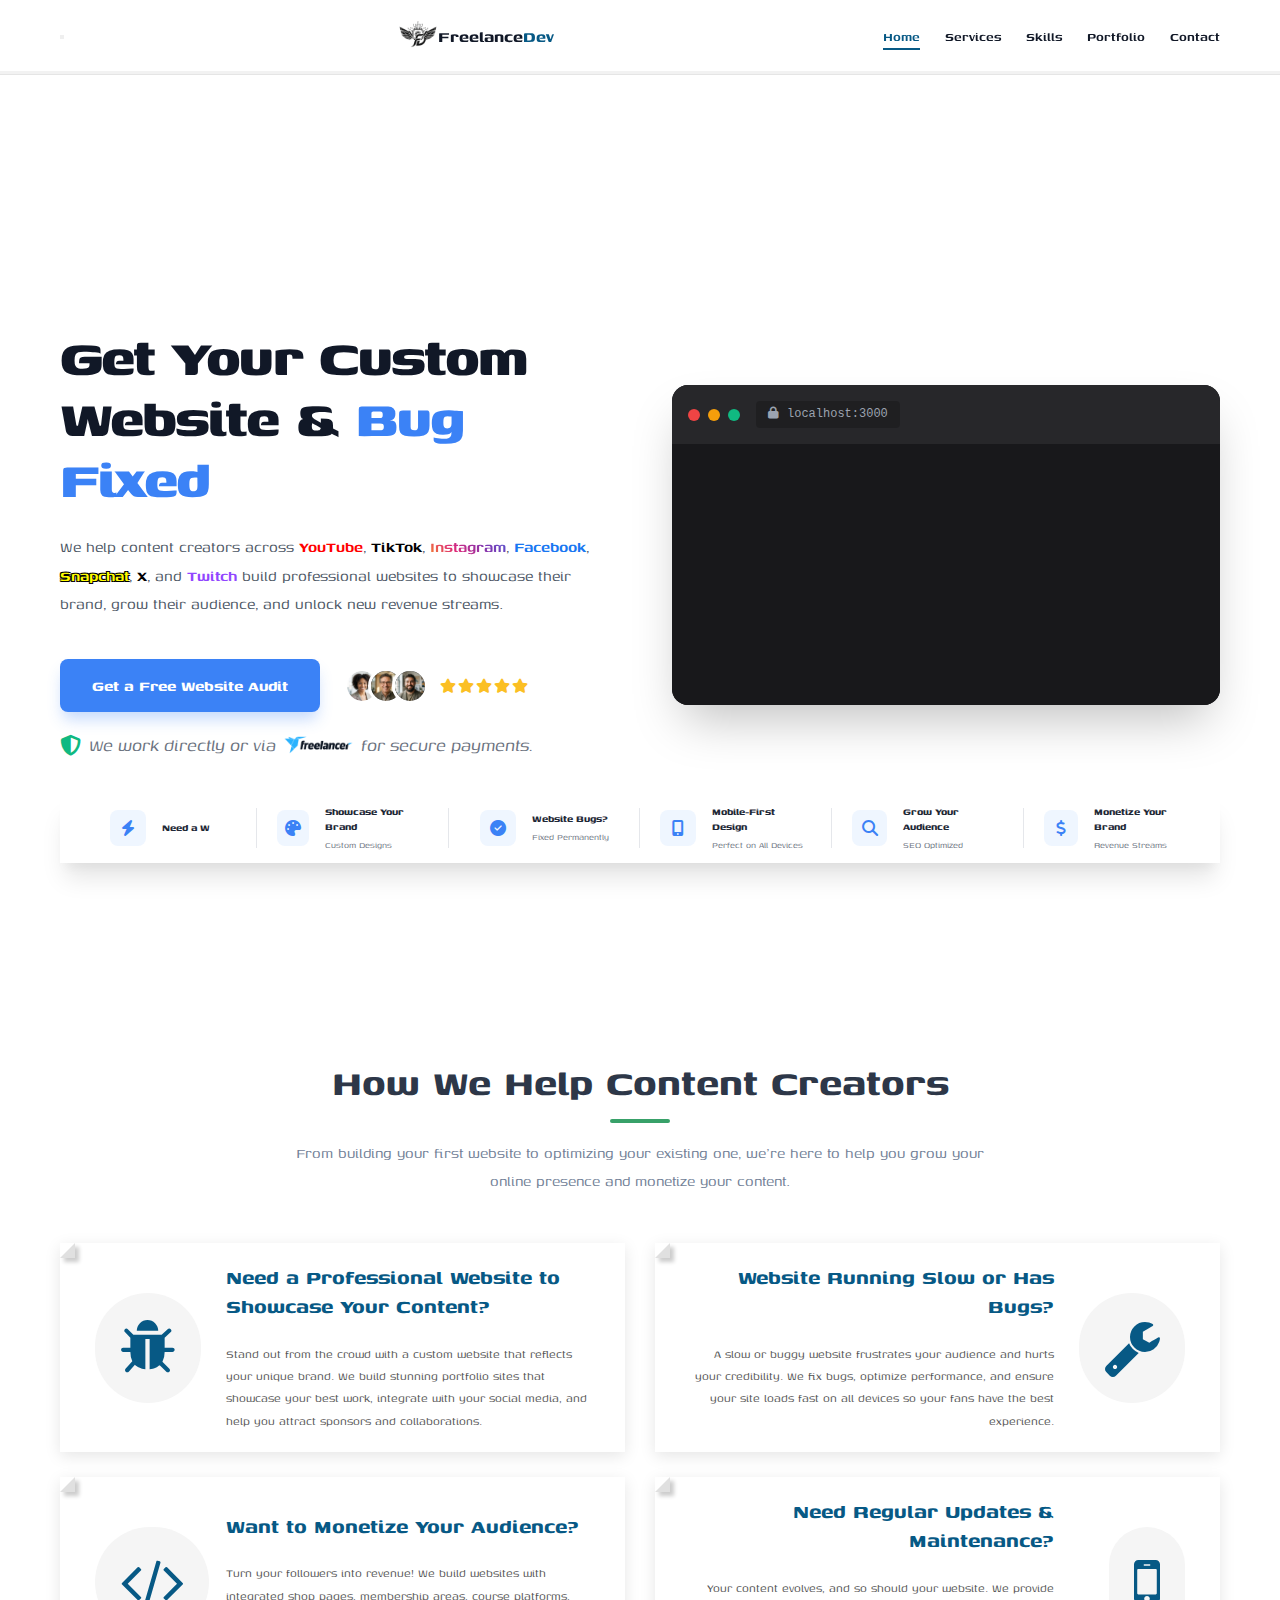
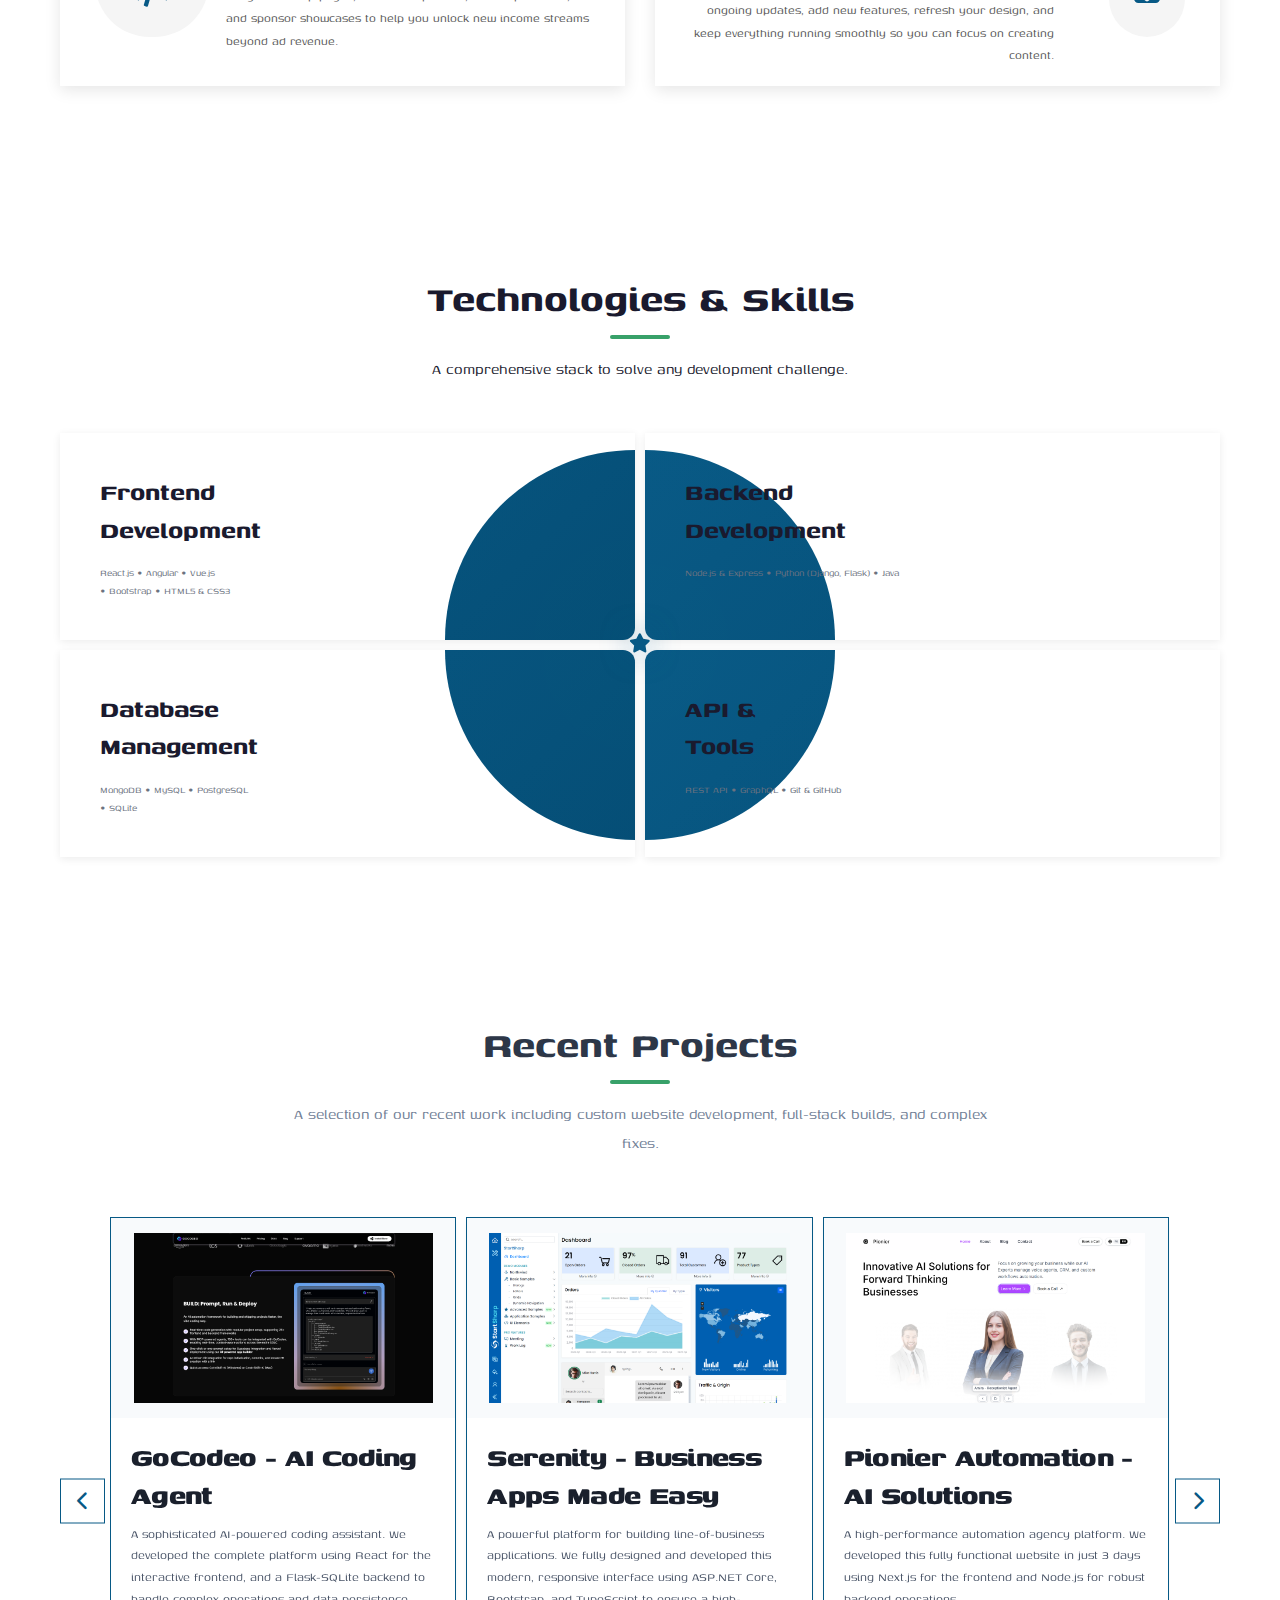
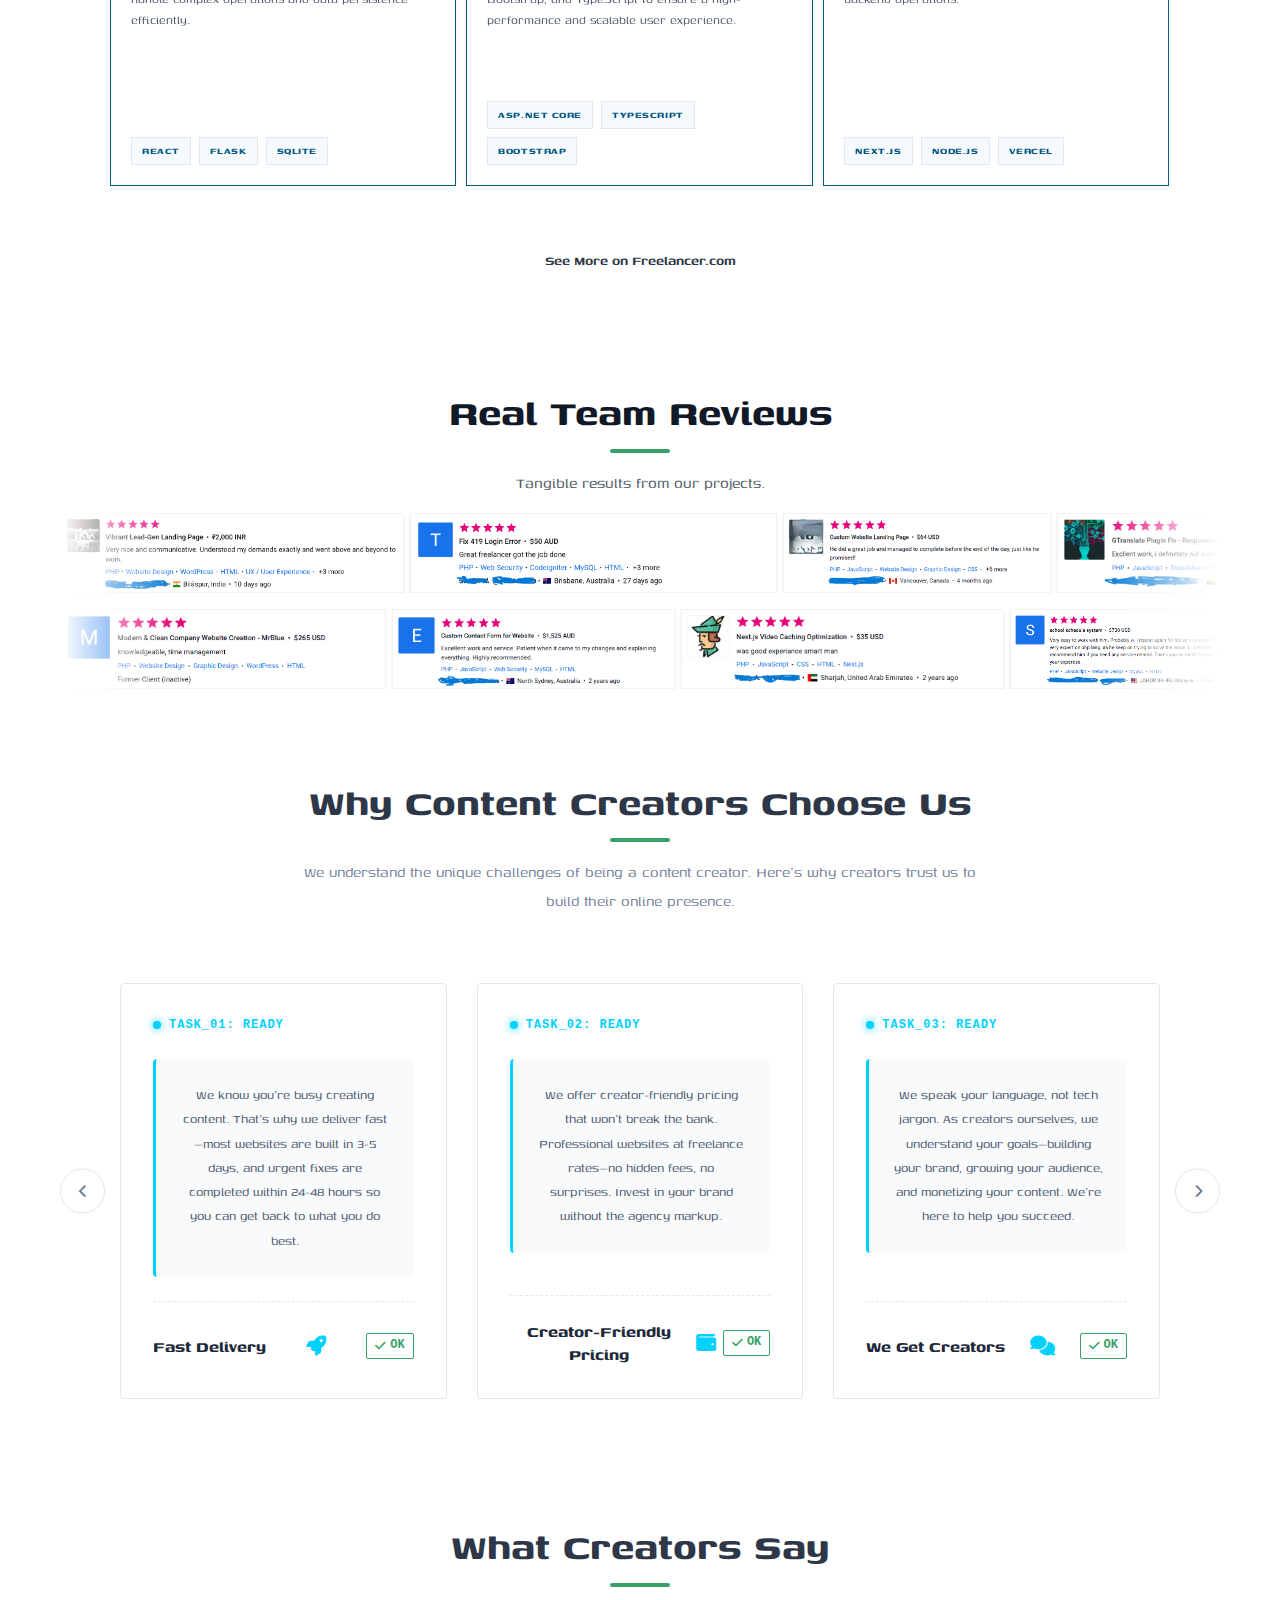
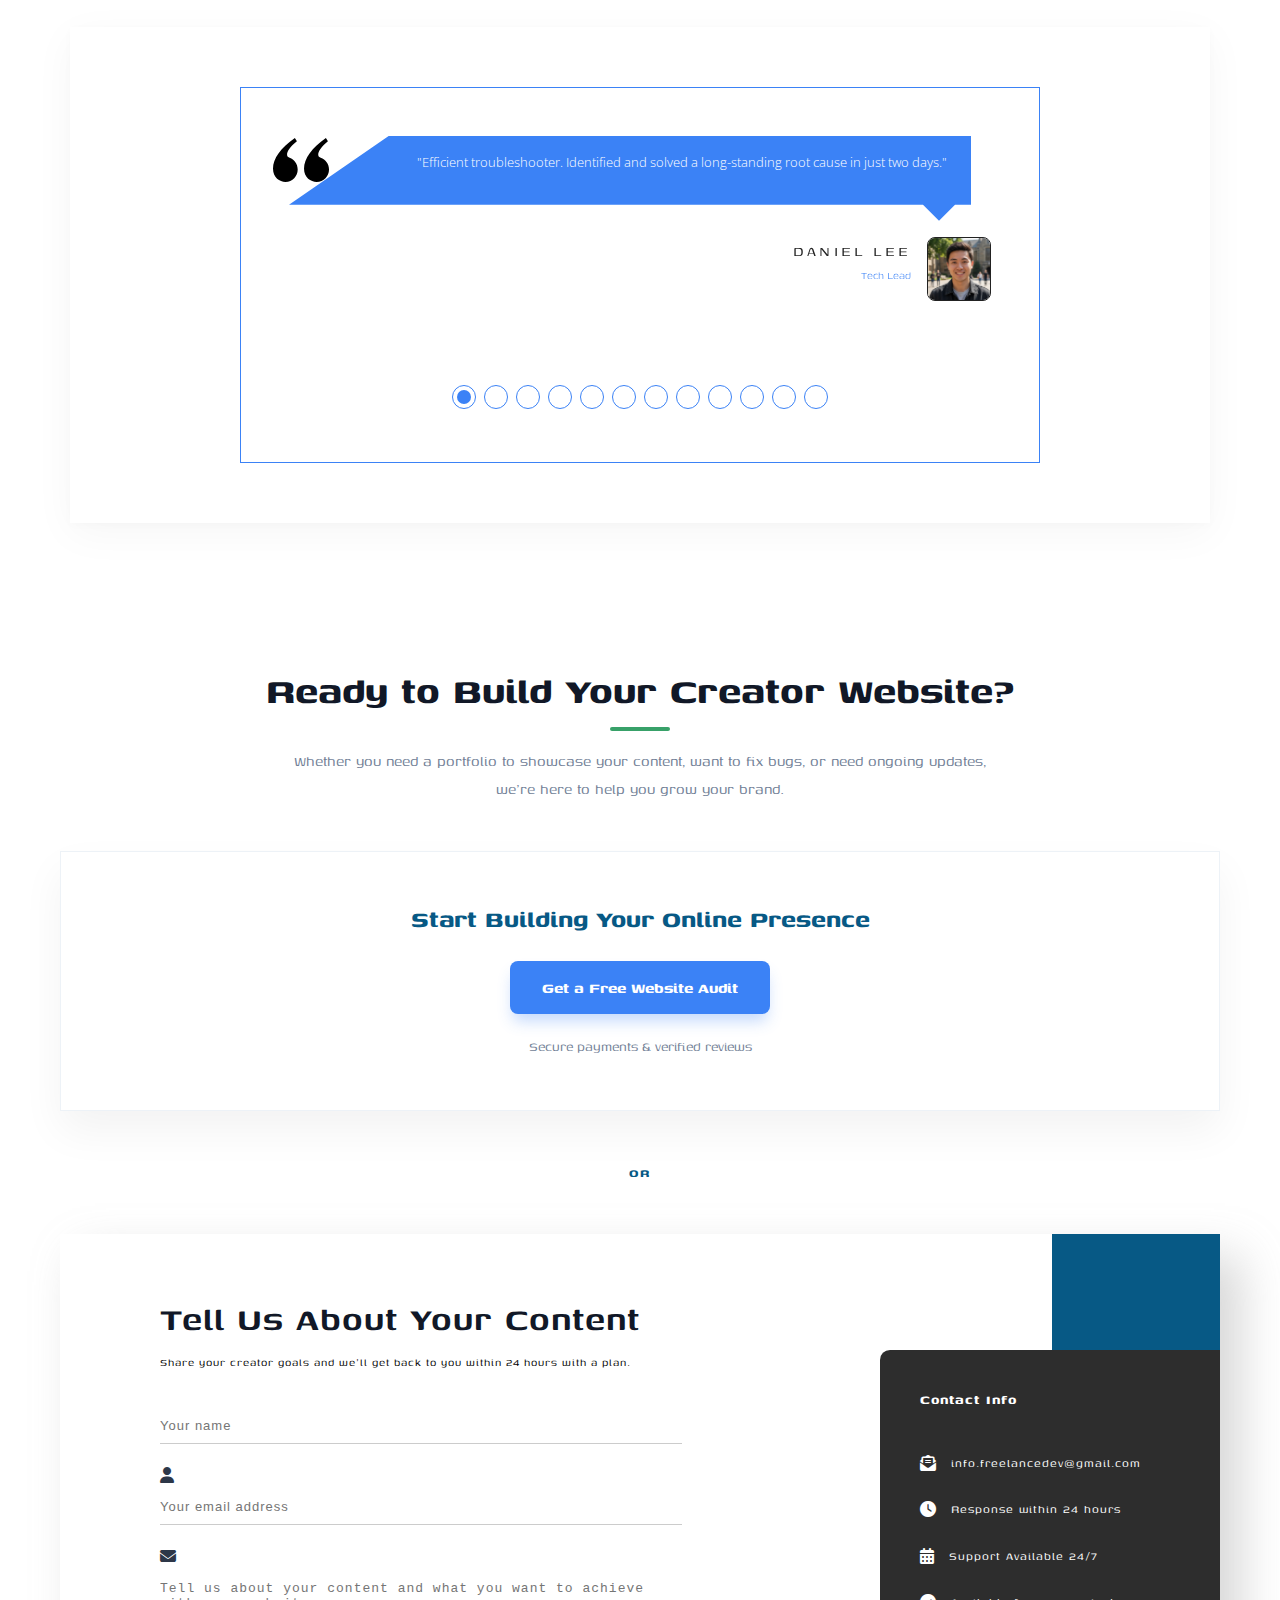
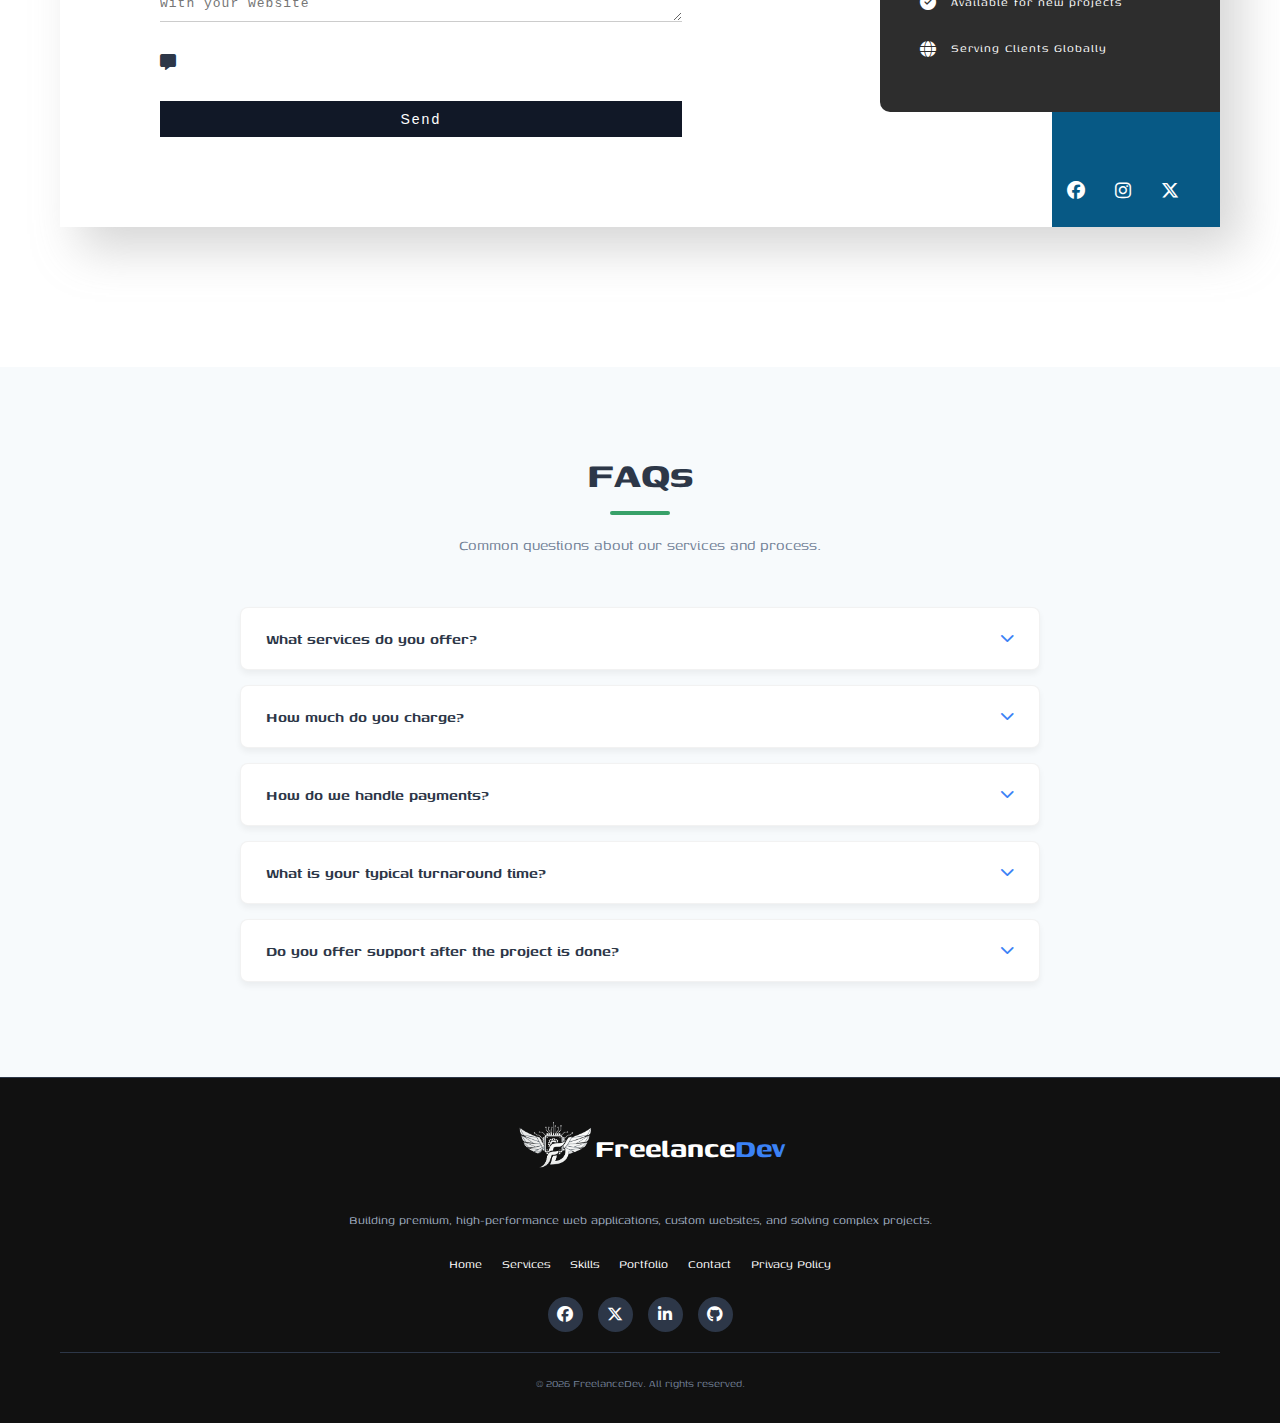
<file: index.html>
<!DOCTYPE html>
<html lang="en">

<head>
    <meta charset="UTF-8">
    <meta name="viewport" content="width=device-width, initial-scale=1.0, maximum-scale=5.0">
    <meta http-equiv="X-UA-Compatible" content="IE=edge">
    <title>freelanceDev.com</title>
    <meta name="description"
        content="Professional websites for content creators on YouTube, Instagram, TikTok, and Facebook. We build, fix, optimize, and update websites to help you grow your brand, showcase your content, and monetize your audience.">

    <!-- Favicon -->
    <link rel="icon" type="image/png" href="assets/images/favicon-large.png">
    <link rel="shortcut icon" href="assets/images/favicon-large.png">

    <!-- Google Fonts -->
    <link rel="preconnect" href="https://fonts.googleapis.com">
    <link rel="preconnect" href="https://fonts.gstatic.com" crossorigin>
    <link
        href="https://fonts.googleapis.com/css2?family=Genos:ital,wght@0,100..900;1,100..900&family=Montserrat:wght@400;600;700&family=Open+Sans:wght@400;600&family=Domine&display=swap"
        rel="stylesheet">

    <!-- FontAwesome -->
    <!-- FontAwesome -->
    <link rel="stylesheet" href="https://cdnjs.cloudflare.com/ajax/libs/font-awesome/6.6.0/css/all.min.css">

    <!-- CSS Files -->
    <link rel="stylesheet" href="css/global.css">
    <link rel="stylesheet" href="css/header.css">
    <link rel="stylesheet" href="css/hero.css">
    <link rel="stylesheet" href="css/services.css">
    <link rel="stylesheet" href="css/skills.css">
    <link rel="stylesheet" href="css/portfolio.css">
    <link rel="stylesheet" href="css/why-hire.css">
    <link rel="stylesheet" href="css/testimonials.css">
    <link rel="stylesheet" href="css/contact.css">
    <link rel="stylesheet" href="css/real-stats.css">
    <link rel="stylesheet" href="css/footer.css">
    <link rel="stylesheet" href="css/faq.css">
    <link rel="stylesheet" href="css/audit-modal.css">

    <!-- Google Analytics Placeholder -->
    <!-- <script async src="https://www.googletagmanager.com/gtag/js?id=GA_MEASUREMENT_ID"></script> -->
</head>

<body>

    <!-- Site Header -->
    <header class="site-header">
        <div class="header-container">
            <button class="nav-toggle" aria-label="toggle navigation">
                <span class="hamburger"></span>
            </button>

            <a href="#home" class="header-brand">
                <img src="assets/images/logo-freelanceDev-b.png" alt="FreelanceDev Logo" class="header-logo-img">
                <h2>Freelance<span>Dev</span></h2>
            </a>

            <nav class="header-nav">
                <ul>
                    <li><a href="#home">Home</a></li>
                    <li><a href="#services">Services</a></li>
                    <li><a href="#skills">Skills</a></li>
                    <li><a href="#portfolio">Portfolio</a></li>
                    <li><a href="#contact">Contact</a></li>
                </ul>
            </nav>

        </div>
        <div class="scroll-progress-container">
            <div class="scroll-progress-bar" id="progressBar"></div>
        </div>
    </header>

    <!-- Hero Section -->
    <header class="hero" id="home">
        <div class="container hero-container">
            <div class="hero-content">
                <h1 class="hero-headline">Get Your Custom<br>Website & <span>Bug<br>Fixed</span></h1>
                <p class="hero-subheadline">We help content creators across
                    <span class="brand-wrapper brand-youtube-wrapper">
                        <span class="brand-youtube">YouTube</span>
                        <i class="fab fa-youtube brand-icon"></i>
                        <i class="fab fa-youtube brand-icon"></i>
                        <i class="fab fa-youtube brand-icon"></i>
                        <i class="fab fa-youtube brand-icon"></i>
                        <i class="fab fa-youtube brand-icon"></i>
                        <i class="fab fa-youtube brand-icon"></i>
                        <i class="fab fa-youtube brand-icon"></i>
                        <i class="fab fa-youtube brand-icon"></i>
                    </span>,
                    <span class="brand-wrapper brand-tiktok-wrapper">
                        <span class="brand-tiktok">TikTok</span>
                        <i class="fab fa-tiktok brand-icon"></i>
                        <i class="fab fa-tiktok brand-icon"></i>
                        <i class="fab fa-tiktok brand-icon"></i>
                        <i class="fab fa-tiktok brand-icon"></i>
                        <i class="fab fa-tiktok brand-icon"></i>
                        <i class="fab fa-tiktok brand-icon"></i>
                        <i class="fab fa-tiktok brand-icon"></i>
                        <i class="fab fa-tiktok brand-icon"></i>
                    </span>,
                    <span class="brand-wrapper brand-instagram-wrapper">
                        <span class="brand-instagram">Instagram</span>
                        <i class="fab fa-instagram brand-icon"></i>
                        <i class="fab fa-instagram brand-icon"></i>
                        <i class="fab fa-instagram brand-icon"></i>
                        <i class="fab fa-instagram brand-icon"></i>
                        <i class="fab fa-instagram brand-icon"></i>
                        <i class="fab fa-instagram brand-icon"></i>
                        <i class="fab fa-instagram brand-icon"></i>
                        <i class="fab fa-instagram brand-icon"></i>
                    </span>,
                    <span class="brand-wrapper brand-facebook-wrapper">
                        <span class="brand-facebook">Facebook</span>
                        <i class="fab fa-facebook brand-icon"></i>
                        <i class="fab fa-facebook brand-icon"></i>
                        <i class="fab fa-facebook brand-icon"></i>
                        <i class="fab fa-facebook brand-icon"></i>
                        <i class="fab fa-facebook brand-icon"></i>
                        <i class="fab fa-facebook brand-icon"></i>
                        <i class="fab fa-facebook brand-icon"></i>
                        <i class="fab fa-facebook brand-icon"></i>
                    </span>,
                    <span class="brand-wrapper brand-snapchat-wrapper">
                        <span class="brand-snapchat">Snapchat</span>
                        <i class="fab fa-snapchat brand-icon"></i>
                        <i class="fab fa-snapchat brand-icon"></i>
                        <i class="fab fa-snapchat brand-icon"></i>
                        <i class="fab fa-snapchat brand-icon"></i>
                        <i class="fab fa-snapchat brand-icon"></i>
                        <i class="fab fa-snapchat brand-icon"></i>
                        <i class="fab fa-snapchat brand-icon"></i>
                        <i class="fab fa-snapchat brand-icon"></i>
                    </span>,
                    <span class="brand-wrapper brand-x-wrapper">
                        <span class="brand-x">X</span>
                        <span class="brand-icon brand-icon-x"></span>
                        <span class="brand-icon brand-icon-x"></span>
                        <span class="brand-icon brand-icon-x"></span>
                        <span class="brand-icon brand-icon-x"></span>
                        <span class="brand-icon brand-icon-x"></span>
                        <span class="brand-icon brand-icon-x"></span>
                        <span class="brand-icon brand-icon-x"></span>
                        <span class="brand-icon brand-icon-x"></span>
                    </span>, and
                    <span class="brand-wrapper brand-twitch-wrapper">
                        <span class="brand-twitch">Twitch</span>
                        <i class="fab fa-twitch brand-icon"></i>
                        <i class="fab fa-twitch brand-icon"></i>
                        <i class="fab fa-twitch brand-icon"></i>
                        <i class="fab fa-twitch brand-icon"></i>
                        <i class="fab fa-twitch brand-icon"></i>
                        <i class="fab fa-twitch brand-icon"></i>
                        <i class="fab fa-twitch brand-icon"></i>
                        <i class="fab fa-twitch brand-icon"></i>
                    </span> build professional websites to showcase their brand, grow
                    their audience,
                    and unlock new revenue streams.
                </p>
                <div class="hero-actions">
                    <!-- Primary CTA Button -->
                    <button class="btn btn-primary" onclick="openAuditModal()">Get a Free Website Audit</button>

                    <!-- Social Proof -->
                    <div class="social-proof">
                        <div class="avatars">
                            <img src="assets/images/avatar-1.png" alt="Client 1" class="avatar-circle">
                            <img src="assets/images/avatar-2.png" alt="Client 2" class="avatar-circle">
                            <img src="assets/images/avatar-3.png" alt="Client 3" class="avatar-circle">
                        </div>
                        <div class="proof-text">
                            <span class="stars">
                                <i class="fas fa-star"></i>
                                <i class="fas fa-star"></i>
                                <i class="fas fa-star"></i>
                                <i class="fas fa-star"></i>
                                <i class="fas fa-star"></i>
                            </span>
                        </div>
                    </div>
                </div>

                <!-- Trust Line with embedded link -->
                <p class="trust-line">
                    <i class="fas fa-shield-alt trust-icon"></i>
                    <span>We work directly or via <a href="https://www.freelancer.com/" target="_blank"
                            rel="noopener noreferrer" class="freelancer-inline-link" title="Visit Freelancer.com"><img
                                src="assets/images/image.png" alt="Freelancer.com" class="freelancer-logo"></a> for
                        secure
                        payments.</span>
                </p>
            </div>

            <!-- Static Status Window -->
            <div class="terminal-window">
                <div class="terminal-header">
                    <div class="terminal-dots">
                        <span class="dot red"></span>
                        <span class="dot yellow"></span>
                        <span class="dot green"></span>
                    </div>
                    <div class="browser-address-bar">
                        <span class="lock-icon"><i class="fas fa-lock"></i></span>
                        localhost:3000
                    </div>
                </div>

                <div class="terminal-body">
                    <div class="terminal-scenes">
                        <!-- Scene 1: Coding -->
                        <div class="scene scene-code">
                            <div class="code-line"><span class="keyword">const</span> <span class="var">website</span> =
                                <span class="keyword">new</span> <span class="cls">Site</span>();
                            </div>
                            <div class="code-line"><span class="var">website</span>.<span
                                    class="func">optimize</span>();</div>
                            <div class="code-line"><span class="var">website</span>.<span class="func">deploy</span>({
                                <span class="prop">fast</span>: <span class="bool">true</span> });
                            </div>
                            <div class="code-line"><span class="comment">// Fixing bugs...</span></div>
                            <div class="code-line"><span class="func">done</span>();</div>
                        </div>

                        <!-- Scene 2: Deploying -->
                        <div class="scene scene-deploy">
                            <div class="loader-circle"></div>
                            <div class="deploy-text">Deploying to Live...</div>
                        </div>

                        <!-- Scene 3: Live Website -->
                        <div class="scene scene-live">
                            <div class="mini-browser">
                                <div class="mini-hero">
                                    <div class="mini-title"></div>
                                    <div class="mini-btn"></div>
                                </div>
                                <div class="mini-content">
                                    <div class="mini-box"></div>
                                    <div class="mini-box"></div>
                                    <div class="mini-box"></div>
                                </div>
                                <div class="live-badge">
                                    <i class="fas fa-check-circle"></i> Live
                                </div>
                            </div>
                        </div>
                    </div>
                </div>
            </div>

            <!-- Floating Feature Bar -->
            <div class="feature-bar">
                <div class="feature-item">
                    <div class="icon-box"><i class="fas fa-bolt"></i></div>
                    <div class="feature-text">
                        <h4>Need a Website Fast?</h4>
                        <p>Built in 3-5 Days</p>
                    </div>
                </div>
                <div class="feature-divider"></div>
                <div class="feature-item">
                    <div class="icon-box"><i class="fas fa-palette"></i></div>
                    <div class="feature-text">
                        <h4>Showcase Your Brand</h4>
                        <p>Custom Designs</p>
                    </div>
                </div>
                <div class="feature-divider"></div>
                <div class="feature-item">
                    <div class="icon-box"><i class="fas fa-check-circle"></i></div>
                    <div class="feature-text">
                        <h4>Website Bugs?</h4>
                        <p>Fixed Permanently</p>
                    </div>
                </div>
                <div class="feature-divider"></div>
                <div class="feature-item">
                    <div class="icon-box"><i class="fas fa-mobile-alt"></i></div>
                    <div class="feature-text">
                        <h4>Mobile-First Design</h4>
                        <p>Perfect on All Devices</p>
                    </div>
                </div>
                <div class="feature-divider"></div>
                <div class="feature-item">
                    <div class="icon-box"><i class="fas fa-search"></i></div>
                    <div class="feature-text">
                        <h4>Grow Your Audience</h4>
                        <p>SEO Optimized</p>
                    </div>
                </div>
                <div class="feature-divider"></div>
                <div class="feature-item">
                    <div class="icon-box"><i class="fas fa-dollar-sign"></i></div>
                    <div class="feature-text">
                        <h4>Monetize Your Brand</h4>
                        <p>Revenue Streams</p>
                    </div>
                </div>
            </div>
        </div>
    </header>

    <!-- Services Section -->
    <div id="wrapper">
        <section class="services" id="services">
            <div class="container">
                <div class="text-center">
                    <h2 class="section-title">How We Help Content Creators</h2>
                    <p class="section-subtitle">
                        From building your first website to optimizing your existing one, we're here to help you grow
                        your online presence and monetize your content.
                    </p>
                </div>
                <div class="row">
                    <div class="col-md-6">
                        <div class="box-a">
                            <div class="col-md-3">
                                <i class="fa fa-bug"></i>
                            </div>
                            <div class="col-md-9">
                                <h3>Need a Professional Website to Showcase Your Content?</h3>
                                <p>
                                    Stand out from the crowd with a custom website that reflects your unique brand. We
                                    build stunning portfolio sites that showcase your best work, integrate with your
                                    social media, and help you attract sponsors and collaborations.
                                </p>
                            </div>
                        </div><!-- .Box ends here -->
                    </div><!-- .Col-md-6 ends here -->

                    <div class="col-md-6">
                        <div class="box-b">
                            <div class="col-md-9">
                                <h3>Website Running Slow or Has Bugs?</h3>
                                <p>
                                    A slow or buggy website frustrates your audience and hurts your credibility. We fix
                                    bugs, optimize performance, and ensure your site loads fast on all devices so your
                                    fans have the best experience.
                                </p>
                            </div>
                            <div class="col-md-3">
                                <i class="fa fa-wrench"></i>
                            </div>
                        </div><!-- .Box ends here -->
                    </div><!-- .Col-md-6 ends here -->

                    <div class="col-md-6">
                        <div class="box-a">
                            <div class="col-md-3">
                                <i class="fa fa-code"></i>
                            </div>
                            <div class="col-md-9">
                                <h3>Want to Monetize Your Audience?</h3>
                                <p>
                                    Turn your followers into revenue! We build websites with integrated shop pages,
                                    membership areas, course platforms, and sponsor showcases to help you unlock new
                                    income streams beyond ad revenue.
                                </p>
                            </div>
                        </div><!-- .Box ends here -->
                    </div><!-- .Col-md-6 ends here -->

                    <div class="col-md-6">
                        <div class="box-b">
                            <div class="col-md-9">
                                <h3>Need Regular Updates & Maintenance?</h3>
                                <p>
                                    Your content evolves, and so should your website. We provide ongoing updates, add
                                    new features, refresh your design, and keep everything running smoothly so you can
                                    focus on creating content.
                                </p>
                            </div>
                            <div class="col-md-3">
                                <i class="fa fa-mobile"></i>
                            </div>
                        </div><!-- .Box ends here -->
                    </div><!-- .Col-md-6 ends here -->
                </div><!-- .Row ends here -->
            </div><!-- .Container ends here -->
        </section><!-- .Section ends here -->
    </div><!-- #wrapper ends here -->

    <!-- Skills Section -->
    <section class="section" id="skills">
        <div class="container">
            <div class="text-center">
                <h2 class="section-title">Technologies & Skills</h2>
                <p class="section-subtitle">A comprehensive stack to solve any development challenge.</p>
            </div>

            <div class="skills-grid">
                <!-- Frontend Card -->
                <div class="skill-card">
                    <div class="circle"></div>
                    <div class="card-content">
                        <h3>Frontend<br />Development</h3>
                        <p>React.js • Angular • Vue.js <br class="mobile-break" /> • Bootstrap • HTML5 & CSS3</p>
                    </div>
                    <div class="card-icon">
                        <i class="fas fa-laptop-code"></i>
                    </div>
                </div>

                <!-- Backend Card -->
                <div class="skill-card">
                    <div class="circle"></div>
                    <div class="card-content">
                        <h3>Backend<br />Development</h3>
                        <p>Node.js & Express • Python (Django, Flask) • Java</p>
                    </div>
                    <div class="card-icon">
                        <i class="fas fa-server"></i>
                    </div>
                </div>

                <!-- Database Card -->
                <div class="skill-card">
                    <div class="circle"></div>
                    <div class="card-content">
                        <h3>Database<br />Management</h3>
                        <p>MongoDB • MySQL • PostgreSQL <br class="mobile-break" /> • SQLite</p>
                    </div>
                    <div class="card-icon">
                        <i class="fas fa-database"></i>
                    </div>
                </div>

                <!-- API & Tools Card -->
                <div class="skill-card">
                    <div class="circle"></div>
                    <div class="card-content">
                        <h3>API &<br />Tools</h3>
                        <p>REST API • GraphQL • Git & GitHub</p>
                    </div>
                    <div class="card-icon">
                        <i class="fas fa-cogs"></i>
                    </div>
                </div>

                <!-- Rotating Star at Center -->
                <div class="center-star">
                    <i class="fas fa-star"></i>
                </div>
            </div>

        </div>
    </section>

    <!-- Portfolio Section -->
    <section class="section" id="portfolio">
        <div class="container text-center">
            <h2 class="section-title">Recent Projects</h2>
            <p class="section-subtitle">A selection of our recent work including custom website development, full-stack
                builds, and complex fixes.</p>

            <div class="portfolio-slider-container">
                <button class="portfolio-nav-btn portfolio-prev"><i class="fas fa-chevron-left"></i></button>
                <div class="portfolio-viewport">
                    <div class="portfolio-slider-track">
                        <!-- Project: GoCodeo -->
                        <div class="portfolio-item">
                            <div class="portfolio-img slider-parent">
                                <div class="project-mini-slider">
                                    <img src="assets/images/gocodeo_1.png" alt="GoCodeo Slide 1" class="active">
                                    <img src="assets/images/gocodeo_2.png" alt="GoCodeo Slide 2">
                                    <img src="assets/images/gocodeo_3.png" alt="GoCodeo Slide 3">
                                </div>
                                <div class="portfolio-overlay">
                                    <a href="https://www.gocodeo.com/" target="_blank" class="btn-portfolio">View
                                        Project</a>
                                </div>
                            </div>
                            <div class="portfolio-info">
                                <h3>GoCodeo - AI Coding Agent</h3>
                                <p>A sophisticated AI-powered coding assistant. We developed the complete platform using
                                    React for the interactive frontend, and a Flask-SQLite backend to handle complex
                                    operations and data persistence efficiently.</p>
                                <div class="portfolio-tags">
                                    <span class="tag">React</span>
                                    <span class="tag">Flask</span>
                                    <span class="tag">SQLite</span>
                                </div>
                            </div>
                        </div>

                        <!-- Project: Serenity -->
                        <div class="portfolio-item serenity-card">
                            <div class="portfolio-img slider-parent">
                                <div class="project-mini-slider">
                                    <img src="assets/images/serenity_1.png" alt="Serenity Slide 1" class="active">
                                    <img src="assets/images/serenity_2.png" alt="Serenity Slide 2">
                                    <img src="assets/images/serenity_3.png" alt="Serenity Slide 3">
                                </div>
                                <div class="portfolio-overlay">
                                    <a href="https://serenity.is/" target="_blank" class="btn-portfolio">View
                                        Project</a>
                                </div>
                            </div>
                            <div class="portfolio-info">
                                <h3>Serenity - Business Apps Made Easy</h3>
                                <p>A powerful platform for building line-of-business applications. We fully designed and
                                    developed this modern, responsive interface using ASP.NET Core, Bootstrap, and
                                    TypeScript to ensure a high-performance and scalable user experience.</p>
                                <div class="portfolio-tags">
                                    <span class="tag">ASP.NET Core</span>
                                    <span class="tag">TypeScript</span>
                                    <span class="tag">Bootstrap</span>
                                </div>
                            </div>
                        </div>

                        <!-- Project: Pionier Automation -->
                        <div class="portfolio-item">
                            <div class="portfolio-img slider-parent">
                                <div class="project-mini-slider">
                                    <img src="assets/images/pionier_1.png" alt="Pionier Slide 1" class="active">
                                    <img src="assets/images/pionier_2.png" alt="Pionier Slide 2">
                                    <img src="assets/images/pionier_3.png" alt="Pionier Slide 3">
                                    <img src="assets/images/pionier_4.png" alt="Pionier Slide 4">
                                    <img src="assets/images/pionier_5.png" alt="Pionier Slide 5">
                                </div>
                                <div class="portfolio-overlay">
                                    <a href="https://pionier-automation.vercel.app/" target="_blank"
                                        class="btn-portfolio">View Project</a>
                                </div>
                            </div>
                            <div class="portfolio-info">
                                <h3>Pionier Automation - AI Solutions</h3>
                                <p>A high-performance automation agency platform. We developed this fully functional
                                    website in just 3 days using Next.js for the frontend and Node.js for robust backend
                                    operations.</p>
                                <div class="portfolio-tags">
                                    <span class="tag">Next.js</span>
                                    <span class="tag">Node.js</span>
                                    <span class="tag">Vercel</span>
                                </div>
                            </div>
                        </div>

                        <!-- Project 1: Quick-Mart -->
                        <div class="portfolio-item">
                            <div class="portfolio-img slider-parent">
                                <div class="project-mini-slider">
                                    <img src="assets/images/quick_mart_1.png" alt="Quick-Mart Slide 1" class="active">
                                    <img src="assets/images/quick_mart_2.png" alt="Quick-Mart Slide 2">
                                    <img src="assets/images/quick_mart_3.png" alt="Quick-Mart Slide 3">
                                    <img src="assets/images/quick_mart_4.png" alt="Quick-Mart Slide 4">
                                </div>
                                <div class="portfolio-overlay">
                                    <a href="https://quick-mart-ecommerce-ivory.vercel.app/" target="_blank"
                                        class="btn-portfolio">View Project</a>
                                </div>
                            </div>
                            <div class="portfolio-info">
                                <h3>Quick-Mart - Full-Stack E-commerce</h3>
                                <p>A comprehensive e-commerce platform with a modern UI, product management, and secure
                                    checkout. We built this fully functional solution using a modern stack for high
                                    performance and scalability.</p>
                                <div class="portfolio-tags">
                                    <span class="tag">React</span>
                                    <span class="tag">Node.js</span>
                                    <span class="tag">Vercel</span>
                                    <span class="tag">E-commerce</span>
                                </div>
                            </div>
                        </div>

                        <!-- Project 2: Wortholic -->
                        <div class="portfolio-item">
                            <div class="portfolio-img slider-parent">
                                <div class="project-mini-slider">
                                    <img src="assets/images/wortholic_1.png" alt="Wortholic Slide 1" class="active">
                                    <img src="assets/images/wortholic_2.png" alt="Wortholic Slide 2">
                                    <img src="assets/images/wortholic_3.png" alt="Wortholic Slide 3">
                                    <img src="assets/images/wortholic_4.png" alt="Wortholic Slide 4">
                                    <img src="assets/images/wortholic_5.png" alt="Wortholic Slide 5">
                                </div>
                                <div class="portfolio-overlay">
                                    <a href="https://wortholic-updated.vercel.app/" target="_blank"
                                        class="btn-portfolio">View Project</a>
                                </div>
                            </div>
                            <div class="portfolio-info">
                                <h3>Wortholic - AI-Powered Automation</h3>
                                <p>A premium AI automation agency platform. We designed and developed this sophisticated
                                    website to highlight smart and secure AI solutions, including ERP/CRM integrations
                                    and custom AI products.</p>
                                <div class="portfolio-tags">
                                    <span class="tag">AI Automation</span>
                                    <span class="tag">Next.js</span>
                                    <span class="tag">Vercel</span>
                                </div>
                            </div>
                        </div>

                        <!-- Project 3: Lumen One -->
                        <div class="portfolio-item">
                            <div class="portfolio-img slider-parent">
                                <div class="project-mini-slider">
                                    <img src="assets/images/lumen_1.png" alt="Lumen One Slide 1" class="active">
                                    <img src="assets/images/lumen_2.png" alt="Lumen One Slide 2">
                                    <img src="assets/images/lumen_3.png" alt="Lumen One Slide 3">
                                    <img src="assets/images/lumen_4.png" alt="Lumen One Slide 4">
                                </div>
                                <div class="portfolio-overlay">
                                    <a href="https://lumen-one-tau.vercel.app/" target="_blank"
                                        class="btn-portfolio">View Project</a>
                                </div>
                            </div>
                            <div class="portfolio-info">
                                <h3>Lumen One - Finance & Engagement</h3>
                                <p>A comprehensive web application designed for future-oriented financial management and
                                    digital engagement. It features sophisticated dashboards, multi-currency support,
                                    and integrated content streaming.</p>
                                <div class="portfolio-tags">
                                    <span class="tag">Next.js</span>
                                    <span class="tag">Finance</span>
                                    <span class="tag">Vercel</span>
                                </div>
                            </div>
                        </div>

                        <!-- Project 4: WhatChat -->
                        <div class="portfolio-item">
                            <div class="portfolio-img slider-parent">
                                <div class="project-mini-slider">
                                    <img src="assets/images/whatchat_1.png" alt="WhatChat Slide 1" class="active">
                                    <img src="assets/images/whatchat_2.png" alt="WhatChat Slide 2">
                                    <img src="assets/images/whatchat_3.png" alt="WhatChat Slide 3">
                                </div>
                                <div class="portfolio-overlay">
                                    <a href="https://whatchat-ten.vercel.app/" target="_blank"
                                        class="btn-portfolio">View Project</a>
                                </div>
                            </div>
                            <div class="portfolio-info">
                                <h3>WhatChat - Omni-channel Marketing</h3>
                                <p>A powerful marketing automation platform focusing on WhatsApp and Facebook Messenger
                                    integration. It features a comprehensive dashboard, subscriber management, and
                                    automated webhook workflows.</p>
                                <div class="portfolio-tags">
                                    <span class="tag">SaaS</span>
                                    <span class="tag">Marketing Automation</span>
                                    <span class="tag">Vercel</span>
                                </div>
                            </div>
                        </div>

                        <!-- Project 5: NOBULL -->
                        <div class="portfolio-item">
                            <div class="portfolio-img slider-parent">
                                <div class="project-mini-slider">
                                    <img src="assets/images/nobull_1.png" alt="NOBULL Slide 1" class="active">
                                    <img src="assets/images/nobull_2.png" alt="NOBULL Slide 2">
                                    <img src="assets/images/nobull_3.png" alt="NOBULL Slide 3">
                                    <img src="assets/images/nobull_4.png" alt="NOBULL Slide 4">
                                </div>
                                <div class="portfolio-overlay">
                                    <a href="https://nobullproject.com/" target="_blank" class="btn-portfolio">View
                                        Project</a>
                                </div>
                            </div>
                            <div class="portfolio-info">
                                <h3>NOBULL - Premium E-commerce</h3>
                                <p>A high-performance Shopify e-commerce platform for an athletic footwear and apparel
                                    brand. We helped optimize the store's performance, user experience, and visual
                                    fidelity to drive global sales.</p>
                                <div class="portfolio-tags">
                                    <span class="tag">Shopify</span>
                                    <span class="tag">E-commerce</span>
                                    <span class="tag">Optimization</span>
                                    <span class="tag">Liquid</span>
                                </div>
                            </div>
                        </div>

                        <!-- Project 6: Reddit to Riches -->
                        <div class="portfolio-item">
                            <div class="portfolio-img slider-parent">
                                <div class="project-mini-slider">
                                    <img src="assets/images/reddit_riches_1.png" alt="Reddit to Riches Slide 1"
                                        class="active">
                                    <img src="assets/images/reddit_riches_2.png" alt="Reddit to Riches Slide 2">
                                    <img src="assets/images/reddit_riches_3.png" alt="Reddit to Riches Slide 3">
                                    <img src="assets/images/reddit_riches_4.png" alt="Reddit to Riches Slide 4">
                                    <img src="assets/images/reddit_riches_5.png" alt="Reddit to Riches Slide 5">
                                </div>
                                <div class="portfolio-overlay">
                                    <a href="https://reddit-riches.arpitsharmawriting.com/" target="_blank"
                                        class="btn-portfolio">View Project</a>
                                </div>
                            </div>
                            <div class="portfolio-info">
                                <h3>Reddit to Riches - Digital Sales Page</h3>
                                <p>A high-converting sales page for a digital product. We designed and developed this
                                    landing page with a focus on persuasive copywriting, clear call-to-actions, and a
                                    seamless checkout experience.</p>
                                <div class="portfolio-tags">
                                    <span class="tag">Landing Page</span>
                                    <span class="tag">Sales Funnel</span>
                                    <span class="tag">Web Design</span>
                                </div>
                            </div>
                        </div>

                        <!-- Project 7: Pupps & Stud -->
                        <div class="portfolio-item">
                            <div class="portfolio-img slider-parent">
                                <div class="project-mini-slider">
                                    <img src="assets/images/pupps_1.png" alt="Pupps & Stud Slide 1" class="active">
                                    <img src="assets/images/pupps_2.png" alt="Pupps & Stud Slide 2">
                                    <img src="assets/images/pupps_3.png" alt="Pupps & Stud Slide 3">
                                    <img src="assets/images/pupps_4.png" alt="Pupps & Stud Slide 4">
                                    <img src="assets/images/pupps_5.png" alt="Pupps & Stud Slide 5">
                                </div>
                                <div class="portfolio-overlay">
                                    <a href="https://puppsstud.com/" target="_blank" class="btn-portfolio">View
                                        Project</a>
                                </div>
                            </div>
                            <div class="portfolio-info">
                                <h3>Pupps & Stud - Pet Ecosystem</h3>
                                <p>A comprehensive platform for pet parents and ethical breeders. We optimized the
                                    platform's core architecture and implemented advanced Meta SEO strategies, resulting
                                    in a first-page search engine ranking. The platform simplifies breeder registration,
                                    breed selection, and pet parenting support.</p>
                                <div class="portfolio-tags">
                                    <span class="tag">Angular</span>
                                    <span class="tag">SEO Optimization</span>
                                    <span class="tag">Marketplace</span>
                                    <span class="tag">Pet Care</span>
                                </div>
                            </div>
                        </div>

                        <!-- Project 8: Aqtios -->
                        <div class="portfolio-item">
                            <div class="portfolio-img slider-parent">
                                <div class="project-mini-slider">
                                    <img src="assets/images/aqtos_1.png" alt="Aqtios Slide 1" class="active">
                                    <img src="assets/images/aqtos_2.png" alt="Aqtios Slide 2">
                                    <img src="assets/images/aqtos_3.png" alt="Aqtios Slide 3">
                                    <img src="assets/images/aqtos_4.png" alt="Aqtios Slide 4">
                                    <img src="assets/images/aqtos_5.png" alt="Aqtios Slide 5">
                                </div>
                                <div class="portfolio-overlay">
                                    <a href="https://aqtos.com/" target="_blank" class="btn-portfolio">View Project</a>
                                </div>
                            </div>
                            <div class="portfolio-info">
                                <h3>Aqtios - All-in-One Business OS</h3>
                                <p>A powerful business operating system designed to replace 7+ tools and run operations
                                    in one calm place. We refined the platform's design system and significantly
                                    improved
                                    its mobile responsiveness, ensuring a seamless experience across all devices for
                                    growing businesses and modern teams.</p>
                                <div class="portfolio-tags">
                                    <span class="tag">SaaS</span>
                                    <span class="tag">Business OS</span>
                                    <span class="tag">UI/UX Refinement</span>
                                    <span class="tag">Responsive Design</span>
                                </div>
                            </div>
                        </div>
                    </div><!-- .portfolio-slider-track -->
                </div><!-- .portfolio-viewport -->
                <button class="portfolio-nav-btn portfolio-next"><i class="fas fa-chevron-right"></i></button>
            </div><!-- .portfolio-slider-container -->

            <div style="margin-top: 50px;">
                <a href="#" class="btn btn-cta">See More on Freelancer.com</a>
            </div>
        </div>
    </section>

    <!-- Real Stats Section -->
    <section class="section" id="real-stats">
        <div class="container text-center">
            <h2 class="section-title">Real Team Reviews</h2>
            <p class="section-subtitle">Tangible results from our projects.</p>

            <div class="marquee-wrapper">
                <!-- Row 1: Scrolling Left -->
                <div class="marquee-row">
                    <div class="marquee-track scroll-left">
                        <!-- Set 1 (Images 1-6) -->
                        <div class="stat-card"><img src="assets/images/real_stats/1.png" alt="Stat 1" class="stat-img">
                        </div>
                        <div class="stat-card"><img src="assets/images/real_stats/2.png" alt="Stat 2" class="stat-img">
                        </div>
                        <div class="stat-card"><img src="assets/images/real_stats/3.png" alt="Stat 3" class="stat-img">
                        </div>
                        <div class="stat-card"><img src="assets/images/real_stats/4.png" alt="Stat 4" class="stat-img">
                        </div>
                        <div class="stat-card"><img src="assets/images/real_stats/5.png" alt="Stat 5" class="stat-img">
                        </div>
                        <div class="stat-card"><img src="assets/images/real_stats/6.png" alt="Stat 6" class="stat-img">
                        </div>

                        <!-- Duplicate Set 1 -->
                        <div class="stat-card"><img src="assets/images/real_stats/1.png" alt="Stat 1" class="stat-img">
                        </div>
                        <div class="stat-card"><img src="assets/images/real_stats/2.png" alt="Stat 2" class="stat-img">
                        </div>
                        <div class="stat-card"><img src="assets/images/real_stats/3.png" alt="Stat 3" class="stat-img">
                        </div>
                        <div class="stat-card"><img src="assets/images/real_stats/4.png" alt="Stat 4" class="stat-img">
                        </div>
                        <div class="stat-card"><img src="assets/images/real_stats/5.png" alt="Stat 5" class="stat-img">
                        </div>
                        <div class="stat-card"><img src="assets/images/real_stats/6.png" alt="Stat 6" class="stat-img">
                        </div>
                    </div>
                </div>

                <!-- Row 2: Scrolling Right -->
                <div class="marquee-row">
                    <div class="marquee-track scroll-right">
                        <!-- Set 2 (Images 7-12) -->
                        <div class="stat-card"><img src="assets/images/real_stats/7.png" alt="Stat 7" class="stat-img">
                        </div>
                        <div class="stat-card"><img src="assets/images/real_stats/8.png" alt="Stat 8" class="stat-img">
                        </div>
                        <div class="stat-card"><img src="assets/images/real_stats/9.png" alt="Stat 9" class="stat-img">
                        </div>
                        <div class="stat-card"><img src="assets/images/real_stats/10.png" alt="Stat 10"
                                class="stat-img"></div>
                        <div class="stat-card"><img src="assets/images/real_stats/11.png" alt="Stat 11"
                                class="stat-img"></div>
                        <div class="stat-card"><img src="assets/images/real_stats/12.png" alt="Stat 12"
                                class="stat-img"></div>

                        <!-- Duplicate Set 2 -->
                        <div class="stat-card"><img src="assets/images/real_stats/7.png" alt="Stat 7" class="stat-img">
                        </div>
                        <div class="stat-card"><img src="assets/images/real_stats/8.png" alt="Stat 8" class="stat-img">
                        </div>
                        <div class="stat-card"><img src="assets/images/real_stats/9.png" alt="Stat 9" class="stat-img">
                        </div>
                        <div class="stat-card"><img src="assets/images/real_stats/10.png" alt="Stat 10"
                                class="stat-img"></div>
                        <div class="stat-card"><img src="assets/images/real_stats/11.png" alt="Stat 11"
                                class="stat-img"></div>
                        <div class="stat-card"><img src="assets/images/real_stats/12.png" alt="Stat 12"
                                class="stat-img"></div>
                    </div>
                </div>
            </div>
        </div>
    </section>

    <!-- Why Hire Us Section -->
    <section class="section" id="why-hire">
        <div class="container">
            <div class="why-hire-wrapper">
                <div class="why-hire-content text-center">
                    <h2 class="section-title">Why Content Creators Choose Us</h2>
                    <p class="section-subtitle">We understand the unique challenges of being a content creator. Here's
                        why creators trust us to build their online presence.</p>

                    <div class="benefits-slider-container">
                        <button class="benefit-nav-btn benefit-prev"><i class="fas fa-chevron-left"></i></button>
                        <div class="benefit-viewport">
                            <div class="benefit-track">
                                <!-- Benefit 1 -->
                                <div class="benefit-slide">
                                    <div class="benefit-card">
                                        <div class="digital-status">
                                            <span class="status-indicator"></span>
                                            <span class="status-text">TASK_01: READY</span>
                                        </div>
                                        <blockquote>
                                            <p>
                                                <span class="clip clip-left"></span>
                                                We know you're busy creating content. That's why we deliver fast—most
                                                websites are built in 3-5 days, and urgent fixes are completed within
                                                24-48 hours so you can get back to what you do best.
                                            </p>
                                        </blockquote>
                                        <div class="benefit-footer">
                                            <h3>Fast Delivery</h3>
                                            <div class="benefit-icon">
                                                <i class="fas fa-rocket"></i>
                                            </div>
                                            <div class="digital-ok">
                                                <i class="fas fa-check"></i> OK
                                            </div>
                                        </div>
                                    </div>
                                </div>

                                <!-- Benefit 2 -->
                                <div class="benefit-slide">
                                    <div class="benefit-card">
                                        <div class="digital-status">
                                            <span class="status-indicator"></span>
                                            <span class="status-text">TASK_02: READY</span>
                                        </div>
                                        <blockquote>
                                            <p>
                                                <span class="clip clip-left"></span>
                                                We offer creator-friendly pricing that won't break the bank.
                                                Professional websites at freelance rates—no hidden fees, no surprises.
                                                Invest in your brand without the agency markup.
                                            </p>
                                        </blockquote>
                                        <div class="benefit-footer">
                                            <h3>Creator-Friendly Pricing</h3>
                                            <div class="benefit-icon">
                                                <i class="fas fa-wallet"></i>
                                            </div>
                                            <div class="digital-ok">
                                                <i class="fas fa-check"></i> OK
                                            </div>
                                        </div>
                                    </div>
                                </div>

                                <!-- Benefit 3 -->
                                <div class="benefit-slide">
                                    <div class="benefit-card">
                                        <div class="digital-status">
                                            <span class="status-indicator"></span>
                                            <span class="status-text">TASK_03: READY</span>
                                        </div>
                                        <blockquote>
                                            <p>
                                                <span class="clip clip-left"></span>
                                                <span class="clip clip-left"></span>
                                                We speak your language, not tech jargon. As creators ourselves, we
                                                understand your goals—building your brand, growing your audience, and
                                                monetizing your content. We're here to help you succeed.
                                            </p>
                                        </blockquote>
                                        <div class="benefit-footer">
                                            <h3>We Get Creators</h3>
                                            <div class="benefit-icon">
                                                <i class="fas fa-comments"></i>
                                            </div>
                                            <div class="digital-ok">
                                                <i class="fas fa-check"></i> OK
                                            </div>
                                        </div>
                                    </div>
                                </div>

                                <!-- Benefit 4 -->
                                <div class="benefit-slide">
                                    <div class="benefit-card">
                                        <div class="digital-status">
                                            <span class="status-indicator"></span>
                                            <span class="status-text">TASK_04: READY</span>
                                        </div>
                                        <blockquote>
                                            <p>
                                                <span class="clip clip-left"></span>
                                                Your website should grow with you. We build scalable solutions that can
                                                handle your growing audience, integrate new features as you expand, and
                                                help you unlock multiple revenue streams.
                                            </p>
                                        </blockquote>
                                        <div class="benefit-footer">
                                            <h3>Built for Growth</h3>
                                            <div class="benefit-icon">
                                                <i class="fas fa-thumbs-up"></i>
                                            </div>
                                            <div class="digital-ok">
                                                <i class="fas fa-check"></i> OK
                                            </div>
                                        </div>
                                    </div>
                                </div>
                            </div>
                        </div>
                        <button class="benefit-nav-btn benefit-next"><i class="fas fa-chevron-right"></i></button>
                    </div>
                </div>
            </div>
        </div>
    </section>

    <!-- Testimonials Section -->
    <section class="section" id="testimonials">
        <div class="container">
            <h2 class="section-title text-center" style="display: block; text-align: center;">What Creators Say</h2>

            <!-- Box around the box: Testimonials Frame -->
            <div class="testimonials-outer-frame">
                <section class="testimonials">
                    <div class="quotes">

                        <!-- Testimonial 1: Daniel Lee (was 5) -->
                        <input type="radio" id="option-1" name="panel" class="sr-only" checked />
                        <article>
                            <blockquote>
                                <p>
                                    <span class="clip clip-left"></span>
                                    "Efficient troubleshooter. Identified and solved a long-standing root cause in just
                                    two days."
                                </p>
                            </blockquote>
                            <div class="user">
                                <div>
                                    <p>Daniel Lee</p>
                                    <p>Tech Lead</p>
                                </div>
                                <img src="assets/images/daniel.png" alt="Daniel Lee">
                            </div>
                        </article>


                        <!-- Testimonial 2: ChuChuTV (was 6) -->
                        <input type="radio" id="option-2" name="panel" class="sr-only" />
                        <article>
                            <blockquote>
                                <p>
                                    <span class="clip clip-left"></span>
                                    "Outstanding work on our ChuChuTV website! The developer delivered a vibrant,
                                    child-friendly design that perfectly captures our brand's playful spirit. The site
                                    is fast, responsive, and our young audience loves it. Highly professional and
                                    exceeded all expectations!"
                                </p>
                            </blockquote>
                            <div class="user">
                                <div>
                                    <p>ChuChuTV</p>
                                    <p><a href="https://www.youtube.com/@ChuChuTV" target="_blank"
                                            rel="noopener noreferrer">@ChuChuTV</a></p>
                                </div>
                                <a href="https://chuchutv.com/" target="_blank" rel="noopener noreferrer">
                                    <img src="assets/images/chuchutv-logo.png" alt="ChuChuTV Logo">
                                </a>
                            </div>
                        </article>

                        <!-- Testimonial 3: Sidemen (was 7) -->
                        <input type="radio" id="option-3" name="panel" class="sr-only" />
                        <article>
                            <blockquote>
                                <p>
                                    <span class="clip clip-left"></span>
                                    "Incredible support and quick turnaround! Fixed critical bugs on our platform and
                                    implemented several performance updates that significantly improved user experience.
                                    The developer was responsive, professional, and delivered exactly what we needed.
                                    Highly recommend for any urgent fixes or feature updates!"
                                </p>
                            </blockquote>
                            <div class="user">
                                <div>
                                    <p>Sidemen</p>
                                    <p><a href="https://www.youtube.com/@Sidemen" target="_blank"
                                            rel="noopener noreferrer">@Sidemen</a></p>
                                </div>
                                <a href="https://www.sidemen.com/" target="_blank" rel="noopener noreferrer">
                                    <img src="assets/images/sidemen-logo.png" alt="Sidemen Logo"
                                        style="object-fit: contain; padding: 0; background: white; transform: scale(1.1);">
                                </a>
                            </div>
                        </article>

                        <!-- Testimonial 4: How To Cook That (was 8) -->
                        <input type="radio" id="option-4" name="panel" class="sr-only" />
                        <article>
                            <blockquote>
                                <p>
                                    <span class="clip clip-left"></span>
                                    "Fantastic full website creation! The site is responsive, loads incredibly fast, and
                                    handles our heavy traffic perfectly. The developer paid great attention to detail.
                                    Highly recommend for any custom web development needs!"
                                </p>
                            </blockquote>
                            <div class="user">
                                <div>
                                    <p>Ann Reardon</p>
                                    <p><a href="https://www.youtube.com/user/howtocookthat" target="_blank"
                                            rel="noopener noreferrer">@HowToCookThat</a></p>
                                </div>
                                <a href="https://www.howtocookthat.net/public_html/" target="_blank"
                                    rel="noopener noreferrer">
                                    <img src="assets/images/howtocookthat-logo.png" alt="How To Cook That Logo"
                                        style="object-fit: contain; padding: 0; background: white; transform: scale(1.1);">
                                </a>
                            </div>
                        </article>

                        <!-- Testimonial 5: Hannah Witton (was 9) -->
                        <input type="radio" id="option-5" name="panel" class="sr-only" />
                        <article>
                            <blockquote>
                                <p>
                                    <span class="clip clip-left"></span>
                                    "Absolutely thrilled with the result! Created the full website from scratch, and
                                    it's perfectly responsive with incredibly fast load times. The design is beautiful
                                    and functions flawlessly across all devices. A truly professional experience!"
                                </p>
                            </blockquote>
                            <div class="user">
                                <div>
                                    <p>Hannah Witton</p>
                                    <p><a href="https://www.youtube.com/@morehannah" target="_blank"
                                            rel="noopener noreferrer">@morehannah</a></p>
                                </div>
                                <a href="https://www.patreon.com/cw/hannahwitton" target="_blank"
                                    rel="noopener noreferrer">
                                    <img src="assets/images/hannah-logo.png" alt="Hannah Witton Logo"
                                        style="object-fit: cover; padding: 0; background: white; transform: scale(1.1);">
                                </a>
                            </div>
                        </article>

                        <!-- Testimonial 6: Philip DeFranco (was 10) -->
                        <input type="radio" id="option-6" name="panel" class="sr-only" />
                        <article>
                            <blockquote>
                                <p>
                                    <span class="clip clip-left"></span>
                                    "Amazing work! Built the entire website from the ground up, and it's incredibly fast
                                    and fully responsive on all devices. The attention to detail is top-notch. If you
                                    need a website that looks great and performs perfectly, this is the place to go."
                                </p>
                            </blockquote>
                            <div class="user">
                                <div>
                                    <p>Philip DeFranco</p>
                                    <p><a href="https://www.youtube.com/@PhilipDeFranco" target="_blank"
                                            rel="noopener noreferrer">@PhilipDeFranco</a></p>
                                </div>
                                <a href="https://beautifulbastard.com/" target="_blank" rel="noopener noreferrer">
                                    <img src="assets/images/philip-logo.jpg" alt="Philip DeFranco Logo"
                                        style="object-fit: cover; padding: 0; background: white; transform: scale(1.1);">
                                </a>
                            </div>
                        </article>

                        <!-- Testimonial 7: Colin and Samir (was 11) -->
                        <input type="radio" id="option-7" name="panel" class="sr-only" />
                        <article>
                            <blockquote>
                                <p>
                                    <span class="clip clip-left"></span>
                                    "Incredible work! built our full website from scratch, and it's incredibly fast,
                                    responsive, and easy to manage. The design is clean and exactly what we envisioned.
                                    Highly verify and recommend!"
                                </p>
                            </blockquote>
                            <div class="user">
                                <div>
                                    <p>Colin and Samir</p>
                                    <p><a href="https://www.youtube.com/@ColinandSamir" target="_blank"
                                            rel="noopener noreferrer">@ColinandSamir</a></p>
                                </div>
                                <a href="https://www.colinandsamir.com/" target="_blank" rel="noopener noreferrer">
                                    <img src="assets/images/colinandsamir-logo.jpg" alt="Colin and Samir Logo"
                                        style="object-fit: contain; padding: 0; background: white; transform: scale(1.1);">
                                </a>
                            </div>
                        </article>

                        <!-- Testimonial 8: BhaDiPa (was 12) -->
                        <input type="radio" id="option-8" name="panel" class="sr-only" />
                        <article>
                            <blockquote>
                                <p>
                                    <span class="clip clip-left"></span>
                                    "Fixed bugs and updated the content seamlessly! The team ensured everything was
                                    running smoothly and the profile visibility is perfect. Great attention to detail
                                    and highly professional support throughout the process."
                                </p>
                            </blockquote>
                            <div class="user">
                                <div>
                                    <p>BhaDiPa</p>
                                    <p><a href="https://www.youtube.com/@BhaDiPa" target="_blank"
                                            rel="noopener noreferrer">@BhaDiPa</a></p>
                                </div>
                                <a href="https://www.bhadipa.com/" target="_blank" rel="noopener noreferrer">
                                    <img src="assets/images/bhadipa-logo.png" alt="BhaDiPa Logo"
                                        style="object-fit: contain; padding: 0; background: white; transform: scale(1.1);">
                                </a>
                            </div>
                        </article>

                        <!-- Testimonial 9: John Doe (was 1) -->
                        <input type="radio" id="option-9" name="panel" class="sr-only" />
                        <article>
                            <blockquote>
                                <p>
                                    <span class="clip clip-left"></span>
                                    "Fixed my WordPress site in under an hour! Super fast, professional, and highly
                                    recommended for urgent bugs."
                                </p>
                            </blockquote>
                            <div class="user">
                                <div>
                                    <p>John Doe</p>
                                    <p>eCommerce Owner</p>
                                </div>
                                <img src="assets/images/john.png" alt="John Doe">
                            </div>
                        </article>

                        <!-- Testimonial 10: Sarah Jenkins (was 2) -->
                        <input type="radio" id="option-10" name="panel" class="sr-only" />
                        <article>
                            <blockquote>
                                <p>
                                    <span class="clip clip-left"></span>
                                    "Built a beautiful, fast portfolio for me. Exactly the clean, modern look I wanted!"
                                </p>
                            </blockquote>
                            <div class="user">
                                <div>
                                    <p>Sarah Jenkins</p>
                                    <p>Graphic Designer</p>
                                </div>
                                <img src="assets/images/sarah.png" alt="Sarah Jenkins">
                            </div>
                        </article>

                        <!-- Testimonial 11: Mike Ross (was 3) -->
                        <input type="radio" id="option-11" name="panel" class="sr-only" />
                        <article>
                            <blockquote>
                                <p>
                                    <span class="clip clip-left"></span>
                                    "Great communication and a partner who really cares about your success. Peace of
                                    mind guaranteed."
                                </p>
                            </blockquote>
                            <div class="user">
                                <div>
                                    <p>Mike Ross</p>
                                    <p>Small Business Owner</p>
                                </div>
                                <img src="assets/images/mike.png" alt="Mike Ross">
                            </div>
                        </article>

                        <!-- Testimonial 12: Emily White (was 4) -->
                        <input type="radio" id="option-12" name="panel" class="sr-only" />
                        <article>
                            <blockquote>
                                <p>
                                    <span class="clip clip-left"></span>
                                    "Professional and efficient. Solved our complex database issues and performance
                                    bottlenecks in no time."
                                </p>
                            </blockquote>
                            <div class="user">
                                <div>
                                    <p>Emily White</p>
                                    <p>Startup Founder</p>
                                </div>
                                <img src="assets/images/emily.png" alt="Emily White">
                            </div>
                        </article>

                    </div>

                    <div class="dots">
                        <label id="toggle-1" for="option-1" aria-label="toggle panel 1"></label>
                        <label id="toggle-2" for="option-2" aria-label="toggle panel 2"></label>
                        <label id="toggle-3" for="option-3" aria-label="toggle panel 3"></label>
                        <label id="toggle-4" for="option-4" aria-label="toggle panel 4"></label>
                        <label id="toggle-5" for="option-5" aria-label="toggle panel 5"></label>
                        <label id="toggle-6" for="option-6" aria-label="toggle panel 6"></label>
                        <label id="toggle-7" for="option-7" aria-label="toggle panel 7"></label>
                        <label id="toggle-8" for="option-8" aria-label="toggle panel 8"></label>
                        <label id="toggle-9" for="option-9" aria-label="toggle panel 9"></label>
                        <label id="toggle-10" for="option-10" aria-label="toggle panel 10"></label>
                        <label id="toggle-11" for="option-11" aria-label="toggle panel 11"></label>
                        <label id="toggle-12" for="option-12" aria-label="toggle panel 12"></label>
                    </div>
                </section>
            </div>
        </div>
    </section>

    <!-- Contact Section -->
    <section class="section" id="contact" style="background: #ffffff; color: #2D3748; padding: 20px 0 80px 0;">
        <div class="container text-center">
            <h2 class="section-title" style="color: #111827;">Ready to Build Your Creator Website?</h2>
            <p class="section-subtitle" style="color: #718096;">Whether you need a portfolio to showcase your content,
                want to fix bugs, or need ongoing updates, we're here to help you grow your brand.</p>

            <div class="cta-box">
                <h3>Start Building Your Online Presence</h3>
                <button class="btn btn-primary" onclick="openAuditModal()">Get a Free Website Audit</button>
                <p>Secure payments & verified reviews</p>
            </div>

            <div class="or-divider">OR</div>

            <div class="row">
                <div class="col-md-12">
                    <!-- Desktop Contact Box (Hidden on Mobile) -->
                    <div class="contact_inner desktop-only-contact" style="margin-bottom: 60px; text-align: left;">
                        <div class="row">
                            <div class="col-md-10">
                                <div class="contact_form_inner">
                                    <form class="contact_field"
                                        action="https://formsubmit.co/info.freelancedev@gmail.com" method="POST">
                                        <h3>Tell Us About Your Content</h3>
                                        <p>Share your creator goals and we'll get back to you within 24 hours with
                                            a plan.</p>
                                        <div class="desktop-input-group">
                                            <input type="text" name="name" class="form-control" placeholder="Your name"
                                                required />
                                            <i class="fas fa-user"></i>
                                        </div>
                                        <div class="desktop-input-group">
                                            <input type="email" name="email" class="form-control"
                                                placeholder="Your email address" required />
                                            <i class="fas fa-envelope"></i>
                                        </div>
                                        <div class="desktop-input-group">
                                            <textarea name="message" class="form-control"
                                                placeholder="Tell us about your content and what you want to achieve with your website"
                                                required></textarea>
                                            <i class="fas fa-comment-alt"></i>
                                        </div>

                                        <!-- FormSubmit Configuration -->
                                        <input type="hidden" name="_subject"
                                            value="New Submission from FreelanceDev Website!">
                                        <input type="hidden" name="_template" value="basic">
                                        <input type="hidden" name="_captcha" value="false">

                                        <button type="submit" class="contact_form_submit">Send</button>
                                    </form>
                                </div>
                            </div>
                            <div class="col-md-2">
                                <div class="right_conatct_social_icon d-flex align-items-end">
                                    <div class="socil_item_inner d-flex">
                                        <li><a href="#" class="contact-social-fb"><i class="fab fa-facebook-f"></i></a>
                                        </li>
                                        <li><a href="#" class="contact-social-in"><i class="fab fa-instagram"></i></a>
                                        </li>
                                        <li><a href="#" class="contact-social-x"><i
                                                    class="fa-brands fa-x-twitter"></i></a></li>
                                    </div>
                                </div>
                            </div>
                        </div>
                        <div class="contact_info_sec">
                            <h4>Contact Info</h4>
                            <div class="d-flex info_single align-items-center">
                                <i class="fas fa-envelope-open-text"></i>
                                <span class="contact-highlight">info.freelancedev@gmail.com</span>
                            </div>
                            <div class="d-flex info_single align-items-center">
                                <i class="fas fa-clock"></i>
                                <span>Response within <span class="contact-highlight">24 hours</span></span>
                            </div>
                            <div class="d-flex info_single align-items-center">
                                <i class="fas fa-calendar-alt"></i>
                                <span>Support Available <span class="contact-highlight">24/7</span></span>
                            </div>
                            <div class="d-flex info_single align-items-center">
                                <i class="fas fa-check-circle"></i>
                                <span>Available for <span class="contact-highlight">new</span> projects</span>
                            </div>
                            <div class="d-flex info_single align-items-center">
                                <i class="fas fa-globe"></i>
                                <span>Serving Clients <span class="contact-highlight">Globally</span></span>
                            </div>
                        </div>
                    </div>

                    <!-- Simple Modern Mobile Form -->
                    <div class="mobile-contact-card">
                        <div class="mobile-contact-header">
                            <h3>Tell Us What's Wrong</h3>
                            <p>We'll get back to you within 24 hours with a solution.</p>
                        </div>
                        <form id="mobile-contact-form" class="mobile-contact-form"
                            action="https://formsubmit.co/info.freelancedev@gmail.com" method="POST">
                            <div class="mobile-input-group">
                                <input type="text" name="name" placeholder="Your name" required>
                                <i class="fas fa-user"></i>
                            </div>
                            <div class="mobile-input-group">
                                <input type="email" name="email" placeholder="Your email address" required>
                                <i class="fas fa-envelope"></i>
                            </div>
                            <div class="mobile-input-group">
                                <textarea name="message"
                                    placeholder="What problem are you experiencing with your website?" rows="4"
                                    required></textarea>
                                <i class="fas fa-comment"></i>
                            </div>

                            <!-- FormSubmit Configuration -->
                            <input type="hidden" name="_subject"
                                value="New Mobile Submission from FreelanceDev Website!">
                            <input type="hidden" name="_template" value="basic">
                            <input type="hidden" name="_captcha" value="false">

                            <button type="submit" class="mobile-submit-btn">
                                Send Message <i class="fas fa-paper-plane"></i>
                            </button>
                        </form>
                        <div class="mobile-contact-info-footer">
                            <a href="mailto:info.freelancedev@gmail.com"><i class="fas fa-envelope"></i>
                                <span class="contact-highlight">info.freelancedev@gmail.com</span></a>
                            <span><i class="fas fa-clock"></i> Response within <span class="contact-highlight">24
                                    hours</span></span>
                            <span><i class="fas fa-calendar-alt"></i> Support Available <span
                                    class="contact-highlight">24/7</span></span>
                            <span><i class="fas fa-check-circle"></i> Available for <span
                                    class="contact-highlight">new</span> projects</span>
                            <span><i class="fas fa-globe"></i> Serving Clients <span
                                    class="contact-highlight">Globally</span></span>
                        </div>
                    </div>
                </div>
            </div>
        </div>
    </section>


    <!-- FAQ Section -->
    <section class="faq-section" id="faq">
        <div class="faq-container">
            <div class="text-center">
                <h2 class="section-title">FAQs</h2>
                <p class="section-subtitle">Common questions about our services and process.</p>
            </div>

            <div class="faq-list">
                <div class="faq-item">
                    <button class="faq-question">
                        What services do you offer?
                        <i class="fas fa-chevron-down faq-icon"></i>
                    </button>
                    <div class="faq-answer">
                        <p>We specialize in custom website development, bug fixing for existing sites, performance
                            optimization, and building specific features like calculators or dashboards. Whether you
                            need a brand new site or just a quick fix, we can help.</p>
                    </div>
                </div>

                <div class="faq-item">
                    <button class="faq-question">
                        How much do you charge?
                        <i class="fas fa-chevron-down faq-icon"></i>
                    </button>
                    <div class="faq-answer">
                        <p>Our pricing depends on the project scope to ensure you only pay for what you need. We offer
                            competitive rates for bug fixes starting from small amounts, while full custom websites are
                            quoted based on complexity. Contact us for a free quote!</p>
                    </div>
                </div>

                <div class="faq-item">
                    <button class="faq-question">
                        How do we handle payments?
                        <i class="fas fa-chevron-down faq-icon"></i>
                    </button>
                    <div class="faq-answer">
                        <p>We work directly or through <strong>Freelancer.com</strong> to ensure 100% secure payments.
                            This provides protection for both parties funds are held safely until the work is completed
                            to your satisfaction.</p>
                    </div>
                </div>

                <div class="faq-item">
                    <button class="faq-question">
                        What is your typical turnaround time?
                        <i class="fas fa-chevron-down faq-icon"></i>
                    </button>
                    <div class="faq-answer">
                        <p>Small bug fixes are often completed within 24 hours. Larger projects depend on the
                            requirements, but we pride ourselves on speed and efficiency. We will provide a clear
                            timeline before starting any work.</p>
                    </div>
                </div>

                <div class="faq-item">
                    <button class="faq-question">
                        Do you offer support after the project is done?
                        <i class="fas fa-chevron-down faq-icon"></i>
                    </button>
                    <div class="faq-answer">
                        <p>Yes! We believe in long-term relationships. We provide support to ensure everything runs
                            smoothly after launch, and we are always available for future updates or maintenance.</p>
                    </div>
                </div>
            </div>
        </div>
    </section>

    <!-- Footer Section -->
    <footer class="footer-simple">
        <div class="footer-simple-container">
            <div class="footer-brand">
                <img src="assets/images/favicon-large.png" alt="FreelanceDev Logo" class="footer-logo-img">
                <h2>Freelance<span>Dev</span></h2>
            </div>
            <p class="footer-tagline">Building premium, high-performance web applications, custom websites, and solving
                complex projects.</p>
            <ul class="footer-links">
                <li><a href="#home">Home</a></li>
                <li><a href="#services">Services</a></li>
                <li><a href="#skills">Skills</a></li>
                <li><a href="#portfolio">Portfolio</a></li>
                <li><a href="#contact">Contact</a></li>
                <li><a href="privacy-policy.html">Privacy Policy</a></li>
            </ul>
            <div class="footer-socials">
                <a href="#" class="footer-social-link social-fb"><i class="fab fa-facebook-f"></i></a>
                <a href="#" class="footer-social-link social-x"><i class="fa-brands fa-x-twitter"></i></a>
                <a href="#" class="footer-social-link social-in"><i class="fab fa-linkedin-in"></i></a>
                <a href="#" class="footer-social-link social-gh"><i class="fab fa-github"></i></a>
            </div>
            <div class="footer-bottom">
                <p>&copy; <span id="current-year">2024</span> FreelanceDev. All rights reserved.</p>
            </div>
        </div>
    </footer>

    <!-- Audit Request Modal -->
    <div id="audit-modal" class="audit-modal-overlay">
        <div class="audit-modal-content">
            <button class="audit-modal-close" onclick="closeAuditModal()">&times;</button>

            <div class="audit-modal-header">
                <h2>Get Your Free Website Audit</h2>
                <p>Tell us about your content and brand, and we'll send you a personalized audit within 24 hours.</p>
            </div>

            <form id="audit-form" class="audit-form">
                <div class="form-group">
                    <label for="audit-name">Name *</label>
                    <input type="text" id="audit-name" name="name" placeholder="Your name" required>
                </div>

                <div class="form-group">
                    <label for="audit-email">Email *</label>
                    <input type="email" id="audit-email" name="email" placeholder="your@email.com" required>
                </div>

                <div class="form-group">
                    <label for="audit-youtube">Brand Link (YouTube, Instagram, Facebook, TikTok, etc.) *</label>
                    <input type="url" id="audit-youtube" name="youtube" placeholder="https://youtube.com/@yourchannel"
                        required>
                </div>

                <div class="form-group">
                    <label for="audit-website">Current Website (Optional)</label>
                    <input type="url" id="audit-website" name="website" placeholder="https://yourwebsite.com">
                </div>

                <div class="form-group">
                    <label for="audit-goal">What are you trying to achieve with your brand? *</label>
                    <textarea id="audit-goal" name="goal" rows="4" placeholder="Tell us about your goals..."
                        required></textarea>
                </div>

                <button type="submit" class="audit-submit-btn">Request Free Audit</button>
            </form>
        </div>
    </div>

    <!-- Success Modal -->
    <div id="success-modal" class="modal-overlay">
        <div class="modal-content">
            <div class="modal-icon">
                <i class="fas fa-check-circle"></i>
            </div>
            <h3>Message Sent!</h3>
            <p>Thanks for reaching out. We'll get back to you shortly.</p>
            <button id="close-modal-btn">Close</button>
        </div>
    </div>

    <script src="js/main.js"></script>
    <script src="js/audit-modal.js"></script>
    <!-- Typing Effect Script -->
    <!-- <script src="js/typing.js"></script> -->
</body>

</html>
</file>
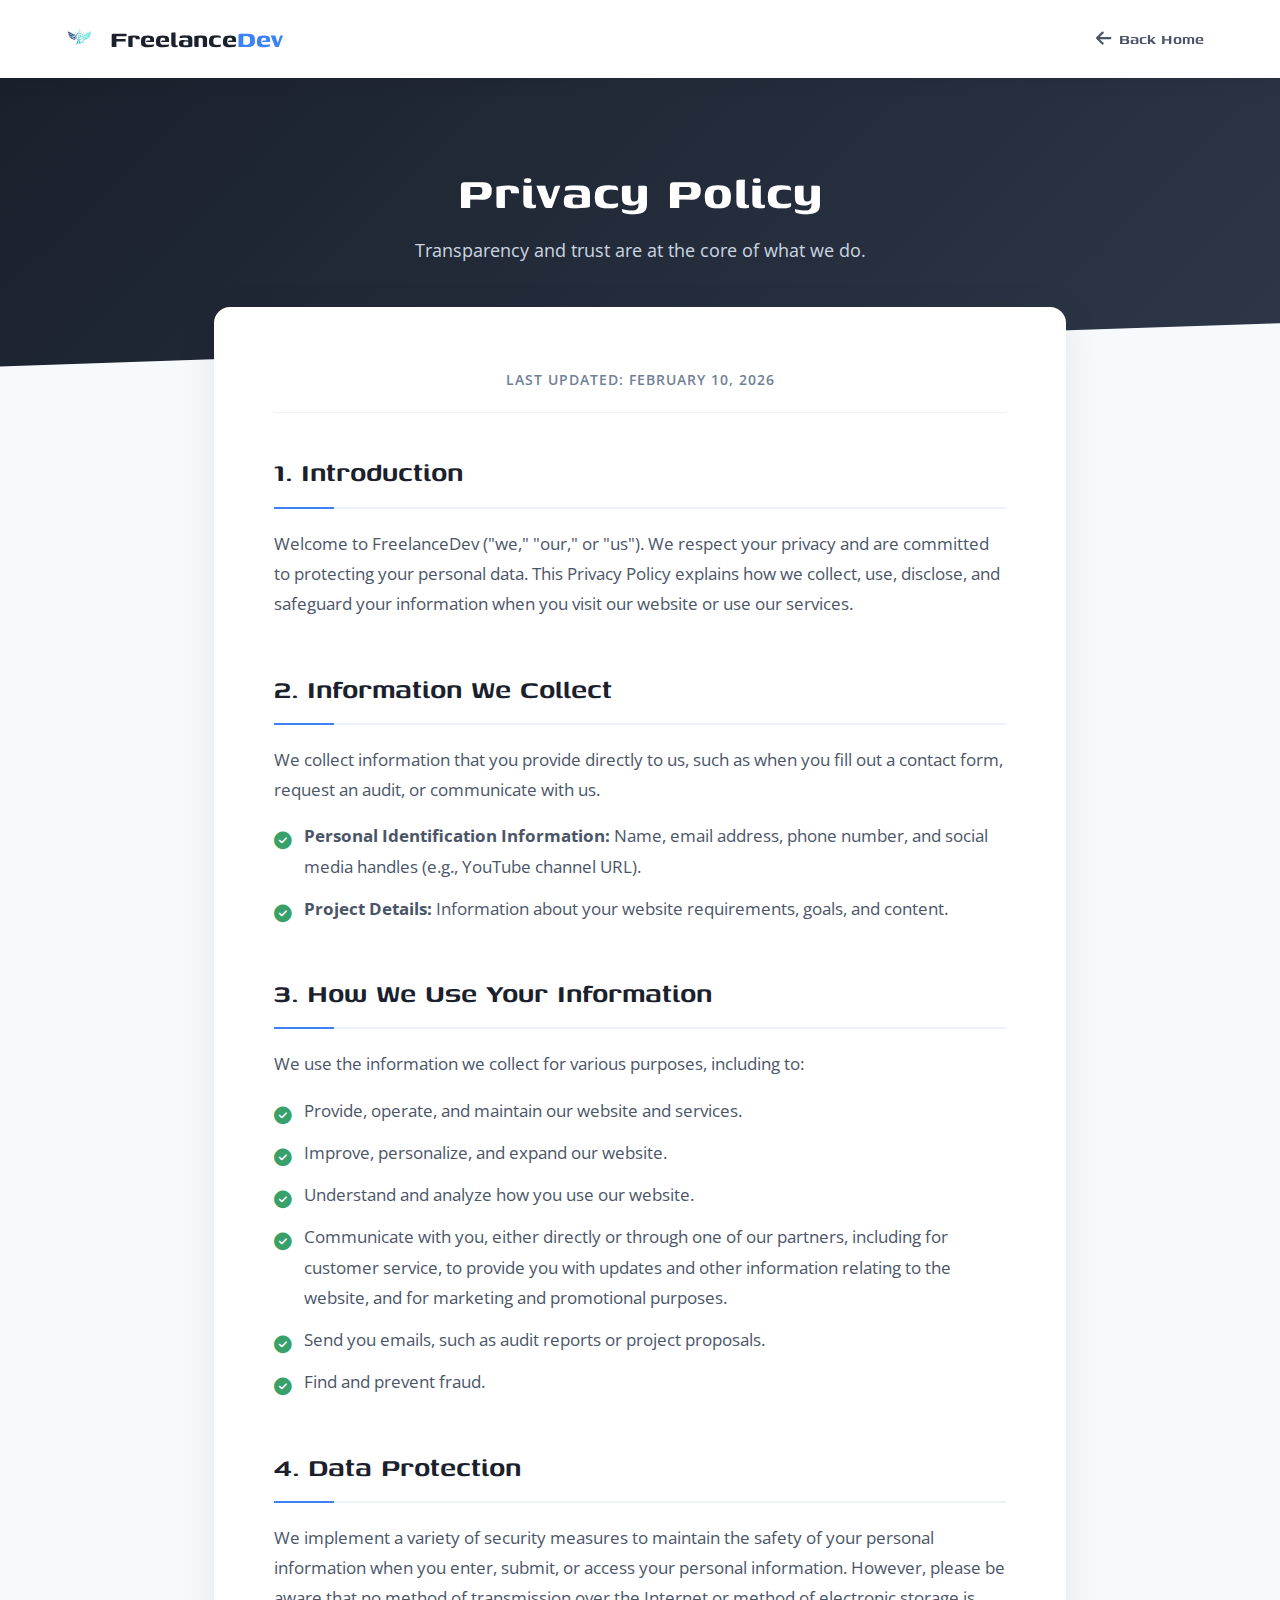
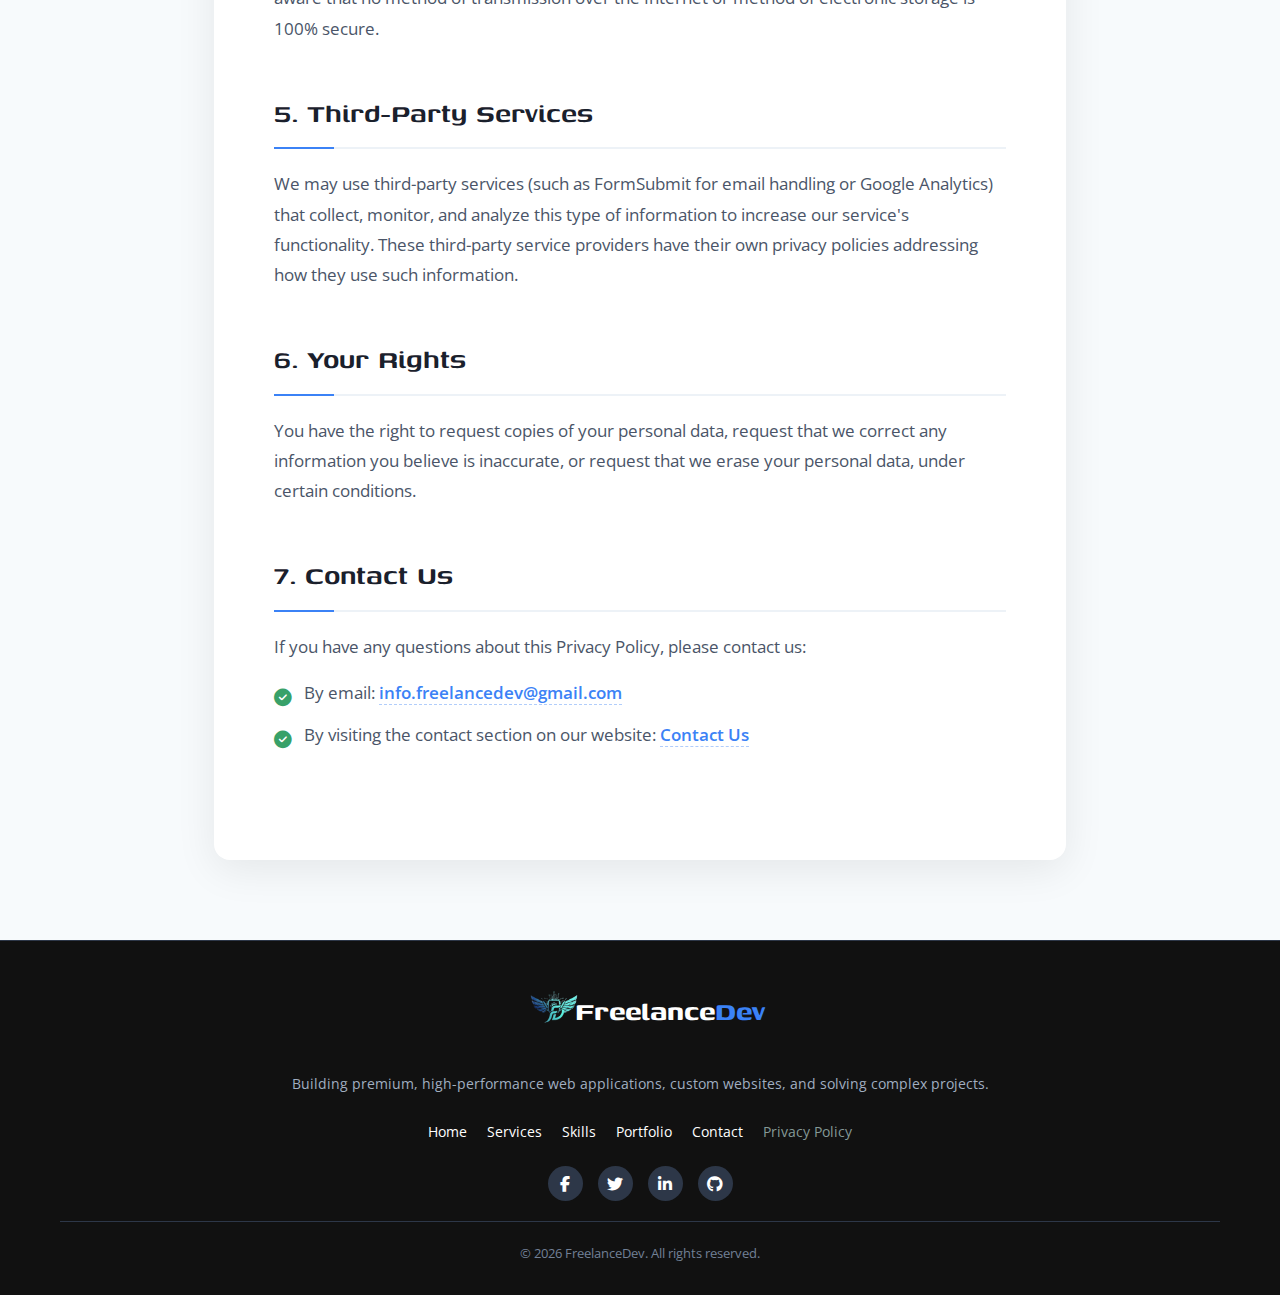
<file: privacy-policy.html>
<!DOCTYPE html>
<html lang="en">

<head>
    <meta charset="UTF-8">
    <meta name="viewport" content="width=device-width, initial-scale=1.0">
    <title>Privacy Policy - FreelanceDev</title>
    <meta name="description"
        content="Privacy Policy for FreelanceDev. Learn how we collect, use, and protect your data.">

    <!-- Favicon -->
    <link rel="icon" type="image/png" href="assets/images/favicon-large.png">
    <link rel="shortcut icon" href="assets/images/favicon-large.png">

    <!-- Google Fonts -->
    <link rel="preconnect" href="https://fonts.googleapis.com">
    <link rel="preconnect" href="https://fonts.gstatic.com" crossorigin>
    <link
        href="https://fonts.googleapis.com/css2?family=Genos:ital,wght@0,100..900;1,100..900&family=Montserrat:wght@400;600;700&family=Open+Sans:wght@400;600&display=swap"
        rel="stylesheet">

    <!-- FontAwesome -->
    <link rel="stylesheet" href="https://cdnjs.cloudflare.com/ajax/libs/font-awesome/6.4.0/css/all.min.css">

    <!-- CSS Files -->
    <link rel="stylesheet" href="css/global.css">
    <link rel="stylesheet" href="css/footer.css">
    <link rel="stylesheet" href="css/privacy.css">
</head>

<body>

    <!-- Simple Header (Sticky) -->
    <header class="privacy-page-header">
        <div class="container">
            <a href="index.html" class="header-brand"
                style="text-decoration: none; display: flex; align-items: center; gap: 10px;">
                <img src="assets/images/footer-logo.png" alt="FreelanceDev Logo" style="height: 40px;">
                <h2 style="font-family: 'Genos', sans-serif; font-size: 1.8rem; color: #1a202c; margin: 0;">
                    Freelance<span style="color: #3B82F6;">Dev</span></h2>
            </a>
            <a href="index.html" class="back-link"><i class="fas fa-arrow-left"></i> <span
                    style="display:inline-block">Back Home</span></a>
        </div>
    </header>

    <!-- Hero Section -->
    <div class="privacy-hero">
        <div class="container">
            <h1>Privacy Policy</h1>
            <p>Transparency and trust are at the core of what we do.</p>
        </div>
    </div>

    <!-- Main Content -->
    <div class="privacy-container">
        <div class="privacy-card">

            <div
                style="text-align: center; margin-bottom: 40px; padding-bottom: 20px; border-bottom: 1px solid #edf2f7;">
                <p
                    style="color: #718096; font-size: 0.9rem; font-weight: 600; letter-spacing: 1px; text-transform: uppercase;">
                    Last Updated: February 10, 2026</p>
            </div>

            <div class="privacy-content">
                <section>
                    <h2>1. Introduction</h2>
                    <p>Welcome to FreelanceDev ("we," "our," or "us"). We respect your privacy and are committed to
                        protecting your personal data. This Privacy Policy explains how we collect, use, disclose, and
                        safeguard your information when you visit our website or use our services.</p>
                </section>

                <section>
                    <h2>2. Information We Collect</h2>
                    <p>We collect information that you provide directly to us, such as when you fill out a contact form,
                        request an audit, or communicate with us.</p>
                    <ul>
                        <li><strong>Personal Identification Information:</strong> Name, email address, phone number, and
                            social media handles (e.g., YouTube channel URL).</li>
                        <li><strong>Project Details:</strong> Information about your website requirements, goals, and
                            content.</li>
                    </ul>
                </section>

                <section>
                    <h2>3. How We Use Your Information</h2>
                    <p>We use the information we collect for various purposes, including to:</p>
                    <ul>
                        <li>Provide, operate, and maintain our website and services.</li>
                        <li>Improve, personalize, and expand our website.</li>
                        <li>Understand and analyze how you use our website.</li>
                        <li>Communicate with you, either directly or through one of our partners, including for customer
                            service, to provide you with updates and other information relating to the website, and for
                            marketing and promotional purposes.</li>
                        <li>Send you emails, such as audit reports or project proposals.</li>
                        <li>Find and prevent fraud.</li>
                    </ul>
                </section>

                <section>
                    <h2>4. Data Protection</h2>
                    <p>We implement a variety of security measures to maintain the safety of your personal information
                        when
                        you enter, submit, or access your personal information. However, please be aware that no method
                        of
                        transmission over the Internet or method of electronic storage is 100% secure.</p>
                </section>

                <section>
                    <h2>5. Third-Party Services</h2>
                    <p>We may use third-party services (such as FormSubmit for email handling or Google Analytics) that
                        collect, monitor, and analyze this type of information to increase our service's functionality.
                        These third-party service providers have their own privacy policies addressing how they use such
                        information.</p>
                </section>

                <section>
                    <h2>6. Your Rights</h2>
                    <p>You have the right to request copies of your personal data, request that we correct any
                        information
                        you believe is inaccurate, or request that we erase your personal data, under certain
                        conditions.
                    </p>
                </section>

                <section>
                    <h2>7. Contact Us</h2>
                    <p>If you have any questions about this Privacy Policy, please contact us:</p>
                    <ul>
                        <li>By email: <a href="mailto:info.freelancedev@gmail.com">info.freelancedev@gmail.com</a></li>
                        <li>By visiting the contact section on our website: <a href="index.html#contact">Contact Us</a>
                        </li>
                    </ul>
                </section>
            </div>
        </div>
    </div>

    <!-- Footer Section -->
    <footer class="footer-simple">
        <div class="footer-simple-container">
            <div class="footer-brand">
                <img src="assets/images/footer-logo.png" alt="FreelanceDev Logo" class="footer-logo-img">
                <h2>Freelance<span>Dev</span></h2>
            </div>
            <p class="footer-tagline">Building premium, high-performance web applications, custom websites, and solving
                complex projects.</p>
            <ul class="footer-links">
                <li><a href="index.html">Home</a></li>
                <li><a href="index.html#services">Services</a></li>
                <li><a href="index.html#skills">Skills</a></li>
                <li><a href="index.html#portfolio">Portfolio</a></li>
                <li><a href="index.html#contact">Contact</a></li>
                <li><a href="privacy-policy.html" style="color: #849997;">Privacy Policy</a></li>
            </ul>
            <div class="footer-socials">
                <a href="#" class="footer-social-link"><i class="fab fa-facebook-f"></i></a>
                <a href="#" class="footer-social-link"><i class="fab fa-twitter"></i></a>
                <a href="#" class="footer-social-link"><i class="fab fa-linkedin-in"></i></a>
                <a href="#" class="footer-social-link"><i class="fab fa-github"></i></a>
            </div>
            <div class="footer-bottom">
                <p>&copy; <span id="current-year">2026</span> FreelanceDev. All rights reserved.</p>
            </div>
        </div>
    </footer>

    <script>
        // Simple Dynamic Year Script
        document.getElementById('current-year').textContent = new Date().getFullYear();
    </script>
</body>

</html>
</file>
<file: css/global.css>
:root {
  /* Color Palette */
  --primary-blue: #3B82F6;
  /* Bright Blue - Bug Fixer Color */
  --primary-dark: #2563EB;
  --accent-green: #38A169;
  /* Fresh Green */
  --accent-green-dark: #2F855A;
  --text-dark: #2D3748;
  --text-light: #718096;
  --bg-light: #F7FAFC;
  --white: #FFFFFF;
  --bg-footer: #1A202C;

  /* Typography */
  --font-heading: 'Genos', sans-serif;
  --font-body: 'Genos', sans-serif;

  /* Spacing */
  --container-width: 1200px;
  --section-padding: 80px 20px;
}

@media (max-width: 768px) {
  .row {
    margin-right: 0 !important;
    margin-left: 0 !important;
  }

  /* Force all columns in themed boxes to have 0 padding on mobile */
  .col-md-6,
  .col-md-3,
  .col-md-9,
  .col-md-10,
  .col-md-12 {
    padding-left: 0 !important;
    padding-right: 0 !important;
  }
}

/* Reset & Base Styles */
* {
  margin: 0;
  padding: 0;
  box-sizing: border-box;
}

html {
  scroll-behavior: smooth;
}

body {
  overflow-x: hidden;
  /* Changed from clip for better support */
  width: 100%;
  position: relative;
}

body {
  font-family: var(--font-body);
  color: var(--text-dark);
  line-height: 1.6;
  background-color: var(--white);
}

h1,
h2,
h3,
h4,
h5,
h6 {
  font-family: var(--font-heading);
  font-weight: 700;
  line-height: 1.2;
  margin-bottom: 1rem;
}

a {
  text-decoration: none;
  color: inherit;
  transition: all 0.3s ease;
}

ul {
  list-style: none;
}

img {
  max-width: 100%;
  display: block;
}

/* Base Utilities */
.container {
  max-width: var(--container-width);
  margin: 0 auto;
  padding: 0 20px;
}

.section {
  padding: var(--section-padding);
}

.text-center {
  text-align: center;
}

.section-title {
  font-size: 2.8rem;
  color: var(--text-dark);
  margin-bottom: 1rem;
  position: relative;
  display: inline-block;
}

.section-title::after {
  content: '';
  display: block;
  width: 60px;
  height: 4px;
  background-color: var(--accent-green);
  margin: 10px auto 0;
  border-radius: 2px;
}

.section-subtitle {
  font-size: 1.1rem;
  color: var(--text-light);
  max-width: 700px;
  margin: 0 auto 3rem;
}

/* Buttons */
.btn {
  display: inline-block;
  padding: 12px 30px;
  font-family: var(--font-heading);
  font-weight: 600;
  font-size: 1rem;
  border-radius: 5px;
  cursor: pointer;
  border: none;
  text-align: center;
}

.btn-primary {
  background-color: var(--primary-blue);
  color: var(--white);
}

.btn-primary:hover {
  background-color: var(--primary-dark);
  transform: translateY(-2px);
  box-shadow: 0 4px 6px rgba(0, 0, 0, 0.1);
}

@media (max-width: 768px) {
  .section {
    padding: 40px 0;
    /* Removing horizontal padding on mobile */
  }
}

.btn-accent {
  background-color: var(--accent-green);
  color: var(--white);
}

.btn-accent:hover {
  background-color: var(--accent-green-dark);
  transform: translateY(-2px);
  box-shadow: 0 4px 6px rgba(0, 0, 0, 0.1);
}
</file>
<file: css/header.css>
/* Header Navigation Styles */
.site-header {
    background: rgba(255, 255, 255, 0.7);
    /* Translucent white background */
    backdrop-filter: blur(12px);
    /* Glassy blur effect */
    -webkit-backdrop-filter: blur(12px);
    /* For Safari support */
    position: sticky;
    top: 0;
    z-index: 1000;
    border-bottom: 1px solid rgba(0, 0, 0, 0.1);
    padding: 12px 0;
    transition: all 0.3s ease;
}

.header-container {
    max-width: 1200px;
    margin: 0 auto;
    padding: 0 20px;
    display: flex;
    justify-content: space-between;
    align-items: center;
}

/* Branding - Matching Footer Logic */
.header-brand {
    display: flex;
    flex-direction: row;
    align-items: center;
    gap: 0;
    text-decoration: none;
}

.header-logo-img {
    height: 50px;
    width: auto;
    object-fit: contain;
}

.header-brand h2 {
    color: #111827;
    font-size: 1.2rem;
    font-weight: 700;
    margin: 0;
    margin-left: -5px;
    /* Adjusted pull for the smaller text */
}

.header-brand h2 span {
    color: #075985;
    /* Ocean blue accent */
}

/* Navigation Links */
.header-nav ul {
    list-style: none;
    padding: 0;
    margin: 0;
    display: flex;
    gap: 25px;
}

.header-nav a {
    color: #111827;
    text-decoration: none;
    font-size: 0.95rem;
    font-weight: 600;
    transition: color 0.3s ease;
    position: relative;
    padding-bottom: 4px;
}

.header-nav a::after {
    content: "";
    position: absolute;
    bottom: 0;
    left: 0;
    height: 2px;
    width: 0;
    background: #075985;
    transition: width 0.3s ease;
}

.header-nav a:hover,
.header-nav a.active {
    color: #075985;
}

.header-nav a:hover::after,
.header-nav a.active::after {
    width: 100%;
}

/* Mobile Responsive */
@media (max-width: 768px) {
    .header-container {
        flex-direction: column;
        gap: 15px;
    }

    .header-nav ul {
        gap: 15px;
    }

    .header-nav a {
        font-size: 0.85rem;
    }
}

/* Scroll Progress Bar */
.scroll-progress-container {
    position: absolute;
    bottom: 0;
    left: 0;
    width: 100%;
    height: 3px;
    background: rgba(0, 0, 0, 0.05);
}

.scroll-progress-bar {
    height: 100%;
    background: #075985;
    width: 0%;
    transition: width 0.1s ease-out;
}
</file>
<file: css/hero.css>
/* Hero Section - Overflow Safe Implementation */
.hero {
    background: #FFFFFF;
    min-height: 100vh;
    /* Always fill full viewport height */
    padding: 80px 0 40px 0;
    /* Top padding accounts for fixed header */
    display: flex;
    align-items: center;
    justify-content: center;
    position: relative;
    width: 100%;
    max-width: 100vw;
    /* Strict width limit */
    box-sizing: border-box;
    overflow-x: clip;
    /* Modern overflow handling */
}

/* Container */
.hero-container {
    display: flex;
    flex-direction: row;
    align-items: center;
    justify-content: center;
    /* Centered content */
    gap: 4rem;
    /* Proper spacing between text and graphic */
    width: 100%;
    max-width: 1200px;
    margin: 0 auto;
    padding: 0 20px;
    box-sizing: border-box;
    position: relative;
    flex-wrap: wrap;
    /* Safe wrapping on resize */
}

/* Content Side (Left) */
.hero-content {
    flex: 1;
    min-width: 350px;
    /* Prevent squashing */
    max-width: 550px;
    text-align: left;
    z-index: 2;
}

.hero-headline {
    font-size: 4.0rem;
    color: #111827;
    /* Darker black */
    line-height: 0.95;
    font-weight: 800;
    margin-bottom: 1.5rem;
    letter-spacing: -0.03em;
}

.hero-headline span {
    color: #3B82F6;
    /* Bright Blue */
}

.hero-subheadline {
    font-size: 1.125rem;
    color: #4B5563;
    /* Slate 600 */
    line-height: 1.6;
    margin-bottom: 2.5rem;
    font-weight: 400;
}

/* Social Media Brand Colors */
.brand-youtube {
    color: #FF0000;
    font-weight: 600;
}

.brand-tiktok {
    color: #000000;
    font-weight: 600;
}

.brand-instagram {
    background: linear-gradient(45deg, #F58529, #DD2A7B, #8134AF, #515BD4);
    -webkit-background-clip: text;
    -webkit-text-fill-color: transparent;
    background-clip: text;
    font-weight: 600;
}

.brand-facebook {
    color: #1877F2;
    font-weight: 600;
}

.brand-snapchat {
    color: #FFFC00;
    font-weight: 600;
    text-shadow: -1px -1px 0 #000, 1px -1px 0 #000, -1px 1px 0 #000, 1px 1px 0 #000;
}

.brand-x {
    color: #000000;
    font-weight: 600;
}

.brand-twitch {
    color: #9146FF;
    font-weight: 600;
}

/* Brand Wrapper for Hover Effects */
.brand-wrapper {
    position: relative;
    display: inline-block;
    cursor: pointer;
    transition: transform 0.3s ease;
}

.brand-wrapper:hover {
    transform: scale(1.05);
}

/* Brand Icons - Hidden by Default */
.brand-wrapper .brand-icon {
    position: absolute;
    font-size: 1rem;
    opacity: 0;
    pointer-events: none;
    left: 50%;
    top: -10px;
}

.brand-wrapper .brand-icon-x {
    left: 50%;
    top: -10px;
}

/* Continuous Floating Animation Keyframes - Emerge from Center */
@keyframes floatUp1 {
    0% {
        opacity: 0;
        transform: translate(0px, 0px) rotate(0deg);
    }

    10% {
        opacity: 1;
    }

    100% {
        opacity: 0;
        transform: translate(-40px, -100px) rotate(-20deg);
    }
}

@keyframes floatUp2 {
    0% {
        opacity: 0;
        transform: translate(0px, 0px) rotate(0deg);
    }

    10% {
        opacity: 1;
    }

    100% {
        opacity: 0;
        transform: translate(40px, -100px) rotate(20deg);
    }
}

@keyframes floatUp3 {
    0% {
        opacity: 0;
        transform: translate(0px, 0px) rotate(0deg);
    }

    10% {
        opacity: 1;
    }

    100% {
        opacity: 0;
        transform: translate(0px, -100px) rotate(0deg);
    }
}

@keyframes floatUp4 {
    0% {
        opacity: 0;
        transform: translate(0px, 0px) rotate(0deg);
    }

    10% {
        opacity: 1;
    }

    100% {
        opacity: 0;
        transform: translate(-25px, -95px) rotate(-15deg);
    }
}

@keyframes floatUp5 {
    0% {
        opacity: 0;
        transform: translate(0px, 0px) rotate(0deg);
    }

    10% {
        opacity: 1;
    }

    100% {
        opacity: 0;
        transform: translate(25px, -95px) rotate(15deg);
    }
}

@keyframes floatUp6 {
    0% {
        opacity: 0;
        transform: translate(0px, 0px) rotate(0deg);
    }

    10% {
        opacity: 1;
    }

    100% {
        opacity: 0;
        transform: translate(-50px, -90px) rotate(-25deg);
    }
}

@keyframes floatUp7 {
    0% {
        opacity: 0;
        transform: translate(0px, 0px) rotate(0deg);
    }

    10% {
        opacity: 1;
    }

    100% {
        opacity: 0;
        transform: translate(50px, -90px) rotate(25deg);
    }
}

@keyframes floatUp8 {
    0% {
        opacity: 0;
        transform: translate(0px, 0px) rotate(0deg);
    }

    10% {
        opacity: 1;
    }

    100% {
        opacity: 0;
        transform: translate(-15px, -105px) rotate(-10deg);
    }
}

/* YouTube Icons */
.brand-youtube-wrapper .brand-icon {
    color: #FF0000;
}

.brand-youtube-wrapper:hover .brand-icon:nth-child(2) {
    animation: floatUp1 1.5s ease-in-out infinite;
}

.brand-youtube-wrapper:hover .brand-icon:nth-child(3) {
    animation: floatUp2 1.5s ease-in-out infinite 0.1s;
}

.brand-youtube-wrapper:hover .brand-icon:nth-child(4) {
    animation: floatUp3 1.5s ease-in-out infinite 0.2s;
}

.brand-youtube-wrapper:hover .brand-icon:nth-child(5) {
    animation: floatUp4 1.5s ease-in-out infinite 0.3s;
}

.brand-youtube-wrapper:hover .brand-icon:nth-child(6) {
    animation: floatUp5 1.5s ease-in-out infinite 0.4s;
}

.brand-youtube-wrapper:hover .brand-icon:nth-child(7) {
    animation: floatUp6 1.5s ease-in-out infinite 0.5s;
}

.brand-youtube-wrapper:hover .brand-icon:nth-child(8) {
    animation: floatUp7 1.5s ease-in-out infinite 0.6s;
}

.brand-youtube-wrapper:hover .brand-icon:nth-child(9) {
    animation: floatUp8 1.5s ease-in-out infinite 0.7s;
}

/* TikTok Icons */
.brand-tiktok-wrapper .brand-icon {
    color: #000000;
}

.brand-tiktok-wrapper:hover .brand-icon:nth-child(2) {
    animation: floatUp1 1.5s ease-in-out infinite;
}

.brand-tiktok-wrapper:hover .brand-icon:nth-child(3) {
    animation: floatUp2 1.5s ease-in-out infinite 0.1s;
}

.brand-tiktok-wrapper:hover .brand-icon:nth-child(4) {
    animation: floatUp3 1.5s ease-in-out infinite 0.2s;
}

.brand-tiktok-wrapper:hover .brand-icon:nth-child(5) {
    animation: floatUp4 1.5s ease-in-out infinite 0.3s;
}

.brand-tiktok-wrapper:hover .brand-icon:nth-child(6) {
    animation: floatUp5 1.5s ease-in-out infinite 0.4s;
}

.brand-tiktok-wrapper:hover .brand-icon:nth-child(7) {
    animation: floatUp6 1.5s ease-in-out infinite 0.5s;
}

.brand-tiktok-wrapper:hover .brand-icon:nth-child(8) {
    animation: floatUp7 1.5s ease-in-out infinite 0.6s;
}

.brand-tiktok-wrapper:hover .brand-icon:nth-child(9) {
    animation: floatUp8 1.5s ease-in-out infinite 0.7s;
}

/* Instagram Icons - Gradient */
.brand-instagram-wrapper .brand-icon {
    background: linear-gradient(45deg, #F58529, #DD2A7B, #8134AF, #515BD4);
    -webkit-background-clip: text;
    -webkit-text-fill-color: transparent;
    background-clip: text;
}

.brand-instagram-wrapper:hover .brand-icon:nth-child(2) {
    animation: floatUp1 1.5s ease-in-out infinite;
}

.brand-instagram-wrapper:hover .brand-icon:nth-child(3) {
    animation: floatUp2 1.5s ease-in-out infinite 0.1s;
}

.brand-instagram-wrapper:hover .brand-icon:nth-child(4) {
    animation: floatUp3 1.5s ease-in-out infinite 0.2s;
}

.brand-instagram-wrapper:hover .brand-icon:nth-child(5) {
    animation: floatUp4 1.5s ease-in-out infinite 0.3s;
}

.brand-instagram-wrapper:hover .brand-icon:nth-child(6) {
    animation: floatUp5 1.5s ease-in-out infinite 0.4s;
}

.brand-instagram-wrapper:hover .brand-icon:nth-child(7) {
    animation: floatUp6 1.5s ease-in-out infinite 0.5s;
}

.brand-instagram-wrapper:hover .brand-icon:nth-child(8) {
    animation: floatUp7 1.5s ease-in-out infinite 0.6s;
}

.brand-instagram-wrapper:hover .brand-icon:nth-child(9) {
    animation: floatUp8 1.5s ease-in-out infinite 0.7s;
}

/* Facebook Icons */
.brand-facebook-wrapper .brand-icon {
    color: #1877F2;
}

.brand-facebook-wrapper:hover .brand-icon:nth-child(2) {
    animation: floatUp1 1.5s ease-in-out infinite;
}

.brand-facebook-wrapper:hover .brand-icon:nth-child(3) {
    animation: floatUp2 1.5s ease-in-out infinite 0.1s;
}

.brand-facebook-wrapper:hover .brand-icon:nth-child(4) {
    animation: floatUp3 1.5s ease-in-out infinite 0.2s;
}

.brand-facebook-wrapper:hover .brand-icon:nth-child(5) {
    animation: floatUp4 1.5s ease-in-out infinite 0.3s;
}

.brand-facebook-wrapper:hover .brand-icon:nth-child(6) {
    animation: floatUp5 1.5s ease-in-out infinite 0.4s;
}

.brand-facebook-wrapper:hover .brand-icon:nth-child(7) {
    animation: floatUp6 1.5s ease-in-out infinite 0.5s;
}

.brand-facebook-wrapper:hover .brand-icon:nth-child(8) {
    animation: floatUp7 1.5s ease-in-out infinite 0.6s;
}

.brand-facebook-wrapper:hover .brand-icon:nth-child(9) {
    animation: floatUp8 1.5s ease-in-out infinite 0.7s;
}

/* Snapchat Icons */
.brand-snapchat-wrapper .brand-icon {
    color: #FFFC00;
    text-shadow: -1px -1px 0 #000, 1px -1px 0 #000, -1px 1px 0 #000, 1px 1px 0 #000;
}

.brand-snapchat-wrapper:hover .brand-icon:nth-child(2) {
    animation: floatUp1 1.5s ease-in-out infinite;
}

.brand-snapchat-wrapper:hover .brand-icon:nth-child(3) {
    animation: floatUp2 1.5s ease-in-out infinite 0.1s;
}

.brand-snapchat-wrapper:hover .brand-icon:nth-child(4) {
    animation: floatUp3 1.5s ease-in-out infinite 0.2s;
}

.brand-snapchat-wrapper:hover .brand-icon:nth-child(5) {
    animation: floatUp4 1.5s ease-in-out infinite 0.3s;
}

.brand-snapchat-wrapper:hover .brand-icon:nth-child(6) {
    animation: floatUp5 1.5s ease-in-out infinite 0.4s;
}

.brand-snapchat-wrapper:hover .brand-icon:nth-child(7) {
    animation: floatUp6 1.5s ease-in-out infinite 0.5s;
}

.brand-snapchat-wrapper:hover .brand-icon:nth-child(8) {
    animation: floatUp7 1.5s ease-in-out infinite 0.6s;
}

.brand-snapchat-wrapper:hover .brand-icon:nth-child(9) {
    animation: floatUp8 1.5s ease-in-out infinite 0.7s;
}

/* X (Twitter) Icons */
.brand-x-wrapper .brand-icon-x {
    display: inline-block;
    width: 18px;
    height: 18px;
    background-image: url('data:image/svg+xml;utf8,<svg xmlns="http://www.w3.org/2000/svg" viewBox="0 0 512 512"><path d="M389.2 48h70.6L305.6 224.2 487 464H345L233.7 318.6 106.5 464H35.8L200.7 275.5 26.8 48H172.4L272.9 180.9 389.2 48zM364.4 421.8h39.1L151.1 88h-42L364.4 421.8z" fill="black"/></svg>');
    background-size: contain;
    background-repeat: no-repeat;
    background-position: center;
    filter: drop-shadow(0 2px 4px rgba(0, 0, 0, 0.2));
}

.brand-x-wrapper:hover .brand-icon-x:nth-child(2) {
    animation: floatUp1 1.5s ease-in-out infinite;
}

.brand-x-wrapper:hover .brand-icon-x:nth-child(3) {
    animation: floatUp2 1.5s ease-in-out infinite 0.1s;
}

.brand-x-wrapper:hover .brand-icon-x:nth-child(4) {
    animation: floatUp3 1.5s ease-in-out infinite 0.2s;
}

.brand-x-wrapper:hover .brand-icon-x:nth-child(5) {
    animation: floatUp4 1.5s ease-in-out infinite 0.3s;
}

.brand-x-wrapper:hover .brand-icon-x:nth-child(6) {
    animation: floatUp5 1.5s ease-in-out infinite 0.4s;
}

.brand-x-wrapper:hover .brand-icon-x:nth-child(7) {
    animation: floatUp6 1.5s ease-in-out infinite 0.5s;
}

.brand-x-wrapper:hover .brand-icon-x:nth-child(8) {
    animation: floatUp7 1.5s ease-in-out infinite 0.6s;
}

.brand-x-wrapper:hover .brand-icon-x:nth-child(9) {
    animation: floatUp8 1.5s ease-in-out infinite 0.7s;
}

/* Twitch Icons */
.brand-twitch-wrapper .brand-icon {
    color: #9146FF;
}

.brand-twitch-wrapper:hover .brand-icon:nth-child(2) {
    animation: floatUp1 1.5s ease-in-out infinite;
}

.brand-twitch-wrapper:hover .brand-icon:nth-child(3) {
    animation: floatUp2 1.5s ease-in-out infinite 0.1s;
}

.brand-twitch-wrapper:hover .brand-icon:nth-child(4) {
    animation: floatUp3 1.5s ease-in-out infinite 0.2s;
}

.brand-twitch-wrapper:hover .brand-icon:nth-child(5) {
    animation: floatUp4 1.5s ease-in-out infinite 0.3s;
}

.brand-twitch-wrapper:hover .brand-icon:nth-child(6) {
    animation: floatUp5 1.5s ease-in-out infinite 0.4s;
}

.brand-twitch-wrapper:hover .brand-icon:nth-child(7) {
    animation: floatUp6 1.5s ease-in-out infinite 0.5s;
}

.brand-twitch-wrapper:hover .brand-icon:nth-child(8) {
    animation: floatUp7 1.5s ease-in-out infinite 0.6s;
}

.brand-twitch-wrapper:hover .brand-icon:nth-child(9) {
    animation: floatUp8 1.5s ease-in-out infinite 0.7s;
}


/* Actions */
.hero-actions {
    display: flex;
    align-items: center;
    gap: 1.5rem;
    flex-wrap: wrap;
    margin-bottom: 1rem;
}

/* Primary CTA - Big, Prominent */
.btn-primary {
    background: #3B82F6;
    color: #fff;
    padding: 16px 32px;
    font-size: 1.125rem;
    border-radius: 8px;
    font-weight: 700;
    border: none;
    cursor: pointer;
    transition: all 0.3s ease;
    box-shadow: 0 10px 15px -3px rgba(59, 130, 246, 0.3);
    text-decoration: none;
    display: inline-block;
}

.btn-primary:hover {
    transform: translateY(-2px);
    box-shadow: 0 20px 25px -5px rgba(59, 130, 246, 0.4);
    background: #2563EB;
}

/* Secondary CTA - Subtle, Outline Style */
.btn-secondary {
    background: transparent;
    color: #6B7280;
    padding: 8px 0;
    font-size: 0.9375rem;
    font-weight: 500;
    border: none;
    cursor: pointer;
    transition: all 0.2s ease;
    text-decoration: underline;
    text-underline-offset: 4px;
    text-decoration-color: #D1D5DB;
    display: inline-block;
}

.btn-secondary:hover {
    color: #111827;
    text-decoration-color: #111827;
}

/* Trust Line */
.trust-line {
    font-size: 0.875rem;
    color: #6B7280;
    margin: 0 0 1.5rem 0;
    font-weight: 400;
    font-style: italic;
}

/* Social Proof */
.social-proof {
    display: flex;
    align-items: center;
    gap: 12px;
}

/* Trust Line */
.trust-line {
    font-size: 1.3rem;
    color: #6B7280;
    margin: 0.75rem 0 0 0;
    font-weight: 400;
    font-style: italic;
    display: flex;
    align-items: center;
    gap: 8px;
}

.trust-line span {
    flex: 1;
}

/* Trust Icon */
.trust-icon {
    color: #10B981;
    font-size: 1.3rem;
    flex-shrink: 0;
}

/* Inline Freelancer Link */
.freelancer-inline-link {
    color: #3B82F6;
    text-decoration: underline;
    text-underline-offset: 2px;
    font-style: normal;
    font-weight: 500;
    transition: color 0.2s ease;
}

.freelancer-inline-link:hover {
    color: #2563EB;
}

.avatars {
    display: flex;
}

.avatar-circle {
    width: 36px;
    height: 36px;
    border-radius: 50%;
    border: 3px solid #fff;
    margin-left: -12px;
    object-fit: cover;
    /* Ensure image crop */
    background: #e2e8f0;
    /* Fallback */
}

.avatar-circle:first-child {
    margin-left: 0;
}

.stars {
    color: #FBBF24;
    /* Amber 400 */
    font-size: 0.9rem;
    display: flex;
    /* Flex to align icons */
    gap: 2px;
    /* Small gap between stars */
}

/* Terminal Graphic (Right) */
.terminal-window {
    flex: 1;
    min-width: 300px;
    /* Reduced from 350px */
    max-width: 600px;
    background: #18181B;
    /* Zinc 900 */
    border-radius: 16px;
    box-shadow: 0 25px 50px -12px rgba(0, 0, 0, 0.25);
    overflow: hidden;
    position: relative;
    height: 320px;
    /* Reduced to align with text top visually */
    display: flex;
    flex-direction: column;
}

.terminal-header {
    background: #27272A;
    /* Zinc 800 */
    padding: 16px;
    display: flex;
    align-items: center;
    gap: 16px;
}

.terminal-dots {
    display: flex;
    gap: 8px;
}

.dot {
    width: 12px;
    height: 12px;
    border-radius: 50%;
}

.red {
    background: #EF4444;
}

.yellow {
    background: #F59E0B;
}

.green {
    background: #10B981;
}

.browser-address-bar {
    background: rgba(0, 0, 0, 0.2);
    padding: 4px 12px;
    border-radius: 4px;
    color: #9CA3AF;
    font-size: 0.75rem;
    display: flex;
    align-items: center;
    gap: 8px;
    font-family: monospace;
}

.terminal-body {
    flex: 1;
    position: relative;
    background: #18181B;
}

/* Terminal Scenes */
.terminal-scenes {
    width: 100%;
    height: 100%;
    position: relative;
    padding: 24px;
    box-sizing: border-box;
    font-family: 'Fira Code', monospace;
    /* or monospace fallback */
}

.scene {
    position: absolute;
    top: 0;
    left: 0;
    width: 100%;
    height: 100%;
    opacity: 0;
    display: flex;
    flex-direction: column;
    padding: 20px;
    box-sizing: border-box;
    animation: sceneCycle 10s infinite;
}

.scene-code {
    justify-content: center;
    align-items: flex-start;
    animation-delay: 0s;
}

.scene-deploy {
    justify-content: center;
    align-items: center;
    animation-delay: 3.33s;
}

.scene-live {
    justify-content: center;
    align-items: center;
    animation-delay: 6.66s;
    background: #fff;
    /* Live site background */
}

/* Scene Cycle Animation */
@keyframes sceneCycle {

    0%,
    30% {
        opacity: 1;
        z-index: 2;
    }

    33%,
    100% {
        opacity: 0;
        z-index: 1;
    }
}

/* Code Styles */
.code-line {
    font-size: 0.9rem;
    color: #E2E8F0;
    margin-bottom: 8px;
    white-space: nowrap;
    overflow: hidden;
    width: 0;
    animation: typeLine 1s steps(20, end) forwards;
}

.code-line:nth-child(1) {
    animation-delay: 0.2s;
}

.code-line:nth-child(2) {
    animation-delay: 0.8s;
}

.code-line:nth-child(3) {
    animation-delay: 1.4s;
}

.code-line:nth-child(4) {
    animation-delay: 2.0s;
}

.code-line:nth-child(5) {
    animation-delay: 2.6s;
}

@keyframes typeLine {
    to {
        width: 100%;
    }
}

.keyword {
    color: #C678DD;
}

.var {
    color: #E06C75;
}

.func {
    color: #61AFEF;
}

.cls {
    color: #E5C07B;
}

.prop {
    color: #D19A66;
}

.bool {
    color: #56B6C2;
}

.comment {
    color: #7F848E;
    font-style: italic;
}

/* Deploy Styles */
.loader-circle {
    width: 50px;
    height: 50px;
    border: 4px solid #3B82F6;
    border-top: 4px solid transparent;
    border-radius: 50%;
    animation: spin 1s linear infinite;
    margin-bottom: 20px;
}

.deploy-text {
    color: #fff;
    font-size: 1.1rem;
    font-weight: 500;
}

@keyframes spin {
    to {
        transform: rotate(360deg);
    }
}

/* Live Website Styles */
.scene-live {
    background: #F3F4F6;
    /* Gray-100 bg for browser view */
    padding: 0;
    /* Full cover */
}

.mini-browser {
    width: 100%;
    height: 100%;
    display: flex;
    flex-direction: column;
    position: relative;
    background: #fff;
}

.mini-hero {
    background: linear-gradient(120deg, #EFF6FF, #F5F7FA);
    padding: 30px 20px;
    text-align: center;
    border-bottom: 1px solid #E5E7EB;
    display: flex;
    flex-direction: column;
    align-items: center;
    gap: 10px;
}

.mini-title {
    width: 60%;
    height: 12px;
    background: #1F2937;
    border-radius: 4px;
}

.mini-btn {
    width: 30%;
    height: 10px;
    background: #3B82F6;
    border-radius: 99px;
    margin-top: 5px;
}

.mini-content {
    display: flex;
    gap: 10px;
    padding: 20px;
    justify-content: center;
}

.mini-box {
    width: 30%;
    height: 40px;
    background: #E5E7EB;
    border-radius: 4px;
}

.live-badge {
    position: absolute;
    bottom: 20px;
    right: 20px;
    background: #10B981;
    color: white;
    padding: 6px 12px;
    border-radius: 99px;
    font-size: 0.8rem;
    font-weight: 600;
    box-shadow: 0 4px 6px rgba(0, 0, 0, 0.1);
    display: flex;
    gap: 6px;
    align-items: center;
    animation: popIn 0.5s cubic-bezier(0.175, 0.885, 0.32, 1.275) forwards;
    transform: scale(0);
    animation-delay: 7s;
    /* Sync with scene start */
}

@keyframes popIn {
    to {
        transform: scale(1);
    }
}

/* Floating Feature Bar */
.feature-bar {
    position: absolute;
    top: 100%;
    /* Start after container */
    margin-top: 30px;
    /* Spacing */
    left: 20px;
    /* Align with text (content padding) */
    right: 20px;
    /* Align with window (content padding) */
    width: auto;
    /* Span full width */
    max-width: none;
    /* Remove constraint */
    transform: none;
    /* Remove centering */

    background: #FFFFFF;
    border-radius: 0;
    padding: 10px 25px;
    /* Compact padding */
    box-shadow: 0 20px 25px -5px rgba(0, 0, 0, 0.1), 0 10px 10px -5px rgba(0, 0, 0, 0.04);
    display: flex;
    justify-content: space-between;
    align-items: center;
    z-index: 10;
    box-sizing: border-box;
}

.feature-item {
    display: flex;
    align-items: center;
    gap: 16px;
    flex: 1;
    justify-content: center;
}

.icon-box {
    width: 36px;
    height: 36px;
    background: #EFF6FF;
    color: #3B82F6;
    border-radius: 8px;
    display: flex;
    align-items: center;
    justify-content: center;
    font-size: 1rem;
}

.feature-text h4 {
    font-size: 0.75rem;
    font-weight: 700;
    color: #1F2937;
    margin: 0 0 2px 0;
    line-height: 1.3;
    /* Allow text to flow naturally */
}

.feature-text p {
    font-size: 0.65rem;
    color: #6B7280;
    margin: 0;
}

.feature-divider {
    width: 1px;
    height: 40px;
    background: #E5E7EB;
    margin: 0 20px;
}

/* Responsive */
@media (max-width: 1024px) {
    .hero {
        min-height: 100vh;
        /* Always fill full viewport height */
        padding: 80px 0 40px 0;
        /* Top padding accounts for fixed header */
    }

    .hero-container {
        flex-direction: column;
        align-items: flex-start;
        /* Alignment left */
        text-align: left;
        gap: 40px;
    }

    .hero-content {
        max-width: 100%;
        min-width: 100%;
        /* Changed from 350px */
        text-align: left;
        /* Alignment left */
        margin-bottom: 0;
    }

    .hero-headline {
        font-size: 2.8rem;
        margin-bottom: 1.5rem;
        text-align: left;
        line-height: 1.1;
    }

    .hero-subheadline {
        text-align: left;
        margin-bottom: 2.5rem;
        font-size: 1.1rem;
        max-width: 100%;
    }

    .hero-actions {
        justify-content: flex-start;
        gap: 1rem;
        flex-direction: row;
        align-items: center;
        width: 100%;
        flex-wrap: nowrap;
    }

    .btn-primary {
        flex: 1;
        min-width: 0;
        text-align: center;
        padding: 12px 16px;
        font-size: 0.875rem;
        white-space: nowrap;
    }

    .social-proof {
        flex-shrink: 0;
        gap: 8px;
    }

    .avatar-circle {
        width: 28px;
        height: 28px;
        margin-left: -8px;
    }

    .avatar-circle:first-child {
        margin-left: 0;
    }

    .stars {
        font-size: 0.75rem;
    }

    .trust-line {
        text-align: left;
        width: 100%;
        margin-top: 1rem;
        /* flex-wrap: wrap; Removed to keep icon and text on same row */
        font-size: 1.2rem;
        line-height: 1.5;
        align-items: flex-start;
        /* Align icon to top if text wraps */
    }

    .trust-icon {
        font-size: 1.2rem;
    }

    .social-proof {
        justify-content: flex-start;
    }

    .terminal-window {
        width: 100%;
        max-width: 100%;
        height: 280px !important;
        flex: none !important;
        border-radius: 0 !important;
    }

    .terminal-scenes {
        padding: 20px 24px !important;
    }

    /* Reference Header Look */
    .terminal-header {
        background: #27272A;
        padding: 12px 16px;
        display: flex;
        align-items: center;
        justify-content: space-between;
        position: relative;
    }

    .terminal-dots {
        display: flex;
        gap: 8px;
        z-index: 2;
    }

    .browser-address-bar {
        position: absolute;
        left: 50%;
        transform: translateX(-50%);
        background: rgba(0, 0, 0, 0.3);
        padding: 4px 12px;
        border-radius: 0 !important;
        font-size: 0.7rem;
        color: #9CA3AF;
        width: auto;
        display: flex;
        align-items: center;
        gap: 6px;
    }

    /* Feature Bar Grid Cards */
    .feature-bar {
        position: relative;
        margin-top: 10px;
        width: 100%;
        left: 0;
        /* Reset desktop offset */
        right: auto;
        display: grid;
        grid-template-columns: repeat(2, 1fr);
        gap: 15px;
        padding: 0;
        background: transparent;
        box-shadow: none;
        border: none;
    }

    .feature-item {
        background: #FFFFFF;
        padding: 15px;
        border-radius: 8px !important;
        box-shadow: 0 4px 6px -1px rgba(0, 0, 0, 0.05), 0 2px 4px -1px rgba(0, 0, 0, 0.03);
        flex: none;
        width: 100%;
        justify-content: flex-start;
        display: flex;
        align-items: center;
        gap: 12px;
        text-align: left;
    }

    .icon-box {
        width: 32px;
        height: 32px;
        background: #EFF6FF;
        color: #3B82F6;
        border-radius: 8px !important;
        display: flex;
        align-items: center;
        justify-content: center;
        font-size: 0.9rem;
        flex-shrink: 0;
    }

    .feature-text h4 {
        font-size: 0.75rem;
        font-weight: 700;
        margin: 0;
    }

    .feature-text p {
        font-size: 0.65rem;
        color: #6B7280;
        margin: 0;
    }

    .feature-divider {
        display: none;
    }

    /* Push hero content down when mobile menu is open */
    .hero.menu-open {
        margin-top: 40px;
        transition: margin-top 0.3s ease;
    }
}

@media (max-width: 480px) {
    .hero {
        min-height: 100vh;
        /* Always fill full viewport height */
        padding: 80px 0 40px 0;
        /* Top padding accounts for fixed header */
    }

    .hero-headline {
        font-size: 2.22rem;
        line-height: 1.1;
        margin-bottom: 1.2rem;
    }

    .hero-subheadline {
        font-size: 1rem;
        margin-bottom: 2rem;
    }

    .hero-actions {
        flex-direction: row;
        align-items: center;
        gap: 0.75rem;
        flex-wrap: nowrap;
    }

    .btn-primary {
        flex: 1;
        min-width: 0;
        padding: 10px 12px;
        font-size: 0.8125rem;
    }

    .social-proof {
        gap: 6px;
    }

    .avatar-circle {
        width: 24px;
        height: 24px;
        margin-left: -6px;
        border-width: 2px;
    }

    .avatar-circle:first-child {
        margin-left: 0;
    }

    .stars {
        font-size: 0.7rem;
    }

    .trust-line {
        margin-top: 1rem;
        font-size: 0.85rem;
        gap: 6px;
    }

    .trust-icon {
        font-size: 0.75rem;
        margin-top: 4px;
        /* Align with first line of text */
    }

    .social-proof {
        gap: 10px;
    }

    .terminal-window {
        height: auto !important;
        aspect-ratio: 16 / 9;
        flex: none !important;
        border-radius: 8px !important;
        margin: 0 !important;
        /* Ensure it starts at the container edge */
        width: 100% !important;
    }

    .feature-bar {
        gap: 12px;
    }

    .feature-item {
        padding: 12px;
    }
}

/* Typing Effect Cursor */
.typing-cursor {
    display: inline-block;
    width: 3px;
    background-color: #3B82F6;
    /* Primary Blue */
    animation: blink 1s step-end infinite;
    margin-left: 4px;
    vertical-align: baseline;
    height: 1em;
    /* Match text height */
}

@keyframes blink {

    from,
    to {
        opacity: 1;
    }

    50% {
        opacity: 0;
    }
}

/* Stable Typing Layout */
.typing-wrapper {
    position: relative;
    display: inline-block;
    width: 100%;
}

.typing-ghost {
    visibility: hidden;
    pointer-events: none;
    opacity: 0;
    position: relative;
    z-index: -1;
    /* white-space: pre-wrap; Removed to allow natural wrapping */
}

.typing-active {
    position: absolute;
    top: 0;
    left: 0;
    width: 100%;
    height: 100%;
    z-index: 1;
    /* white-space: pre-wrap; Removed to allow natural wrapping */
}

/* Freelancer Logo in Trust Line */
.freelancer-logo {
    height: 24px;
    vertical-align: middle;
    transform: translateY(-2px);
    display: inline-block;
    animation: simpleBlink 2s infinite ease-in-out;
}

.freelancer-inline-link {
    display: inline-block;
    position: relative;
    padding-bottom: 2px;
    margin: 0 2px;
    /* Reduced from 4px to tighten spacing */
}

/* Simple Blink Animation */
@keyframes simpleBlink {

    0%,
    100% {
        opacity: 1;
    }

    50% {
        opacity: 0.5;
    }
}
</file>
<file: css/skills.css>
/* Skills Section - Circular Clip-Path Hover Effect */
#skills {
    background: #ffffff;
    padding: 80px 0;
}

#skills .section-title,
#skills .section-subtitle {
    color: #1a1a2e;
}

.skills-grid {
    display: grid;
    grid-template-columns: repeat(2, 1fr);
    gap: 10px;
    margin-top: 50px;
    max-width: 1200px;
    margin-left: auto;
    margin-right: auto;
    position: relative;
}

.center-star {
    position: absolute;
    top: 50%;
    left: 50%;
    transform: translate(-50%, -50%);
    font-size: 1.2rem;
    color: #075985;
    z-index: 100;
    animation: rotateStar 4s linear infinite;
    filter: drop-shadow(0 0 15px rgba(7, 89, 133, 0.8));
    pointer-events: none;
}

@keyframes rotateStar {
    from {
        transform: translate(-50%, -50%) rotate(0deg);
    }

    to {
        transform: translate(-50%, -50%) rotate(360deg);
    }
}

.skill-card {
    background: #ffffff;
    padding: 40px;
    position: relative;
    border-radius: 0;
    overflow: hidden;
    transition: all 0.3s ease;
    border: none;
    box-shadow: 0 2px 8px rgba(0, 0, 0, 0.08);
}

.skill-card::before {
    position: absolute;
    content: "";
    width: 100%;
    height: 100%;
    transition: 0.6s;
    z-index: 0;
    background: linear-gradient(135deg, #075985 0%, #034d75 100%);
}

.skill-card:hover {
    box-shadow: 1px 1px 20px 6px rgba(0, 0, 0, 0.53);
    border: none;
    outline: none;
}

/* Specific corner rounding for circular center effect */
.skill-card:nth-child(1) {
    border-bottom-right-radius: 12px;
}

.skill-card:nth-child(2) {
    border-bottom-left-radius: 12px;
}

.skill-card:nth-child(3) {
    border-top-right-radius: 12px;
}

.skill-card:nth-child(4) {
    border-top-left-radius: 12px;
}

/* Different clip-path positions for each card */
.skill-card:nth-child(1)::before {
    bottom: 0;
    right: 0;
    clip-path: circle(190px at 100% 100%);
}

.skill-card:nth-child(2)::before {
    bottom: 0;
    left: 0;
    clip-path: circle(190px at 0% 100%);
}

.skill-card:nth-child(3)::before {
    top: 0;
    right: 0;
    clip-path: circle(190px at 100% 0%);
}

.skill-card:nth-child(4)::before {
    top: 0;
    left: 0;
    clip-path: circle(190px at 0% 0%);
}

/* Expand circle on hover */
.skill-card:hover::before {
    clip-path: circle(110vw at 100% 100%);
}

.card-content {
    position: relative;
    z-index: 1;
}

.card-content h3 {
    color: #1a1a2e;
    font-size: 1.8rem;
    margin-bottom: 16px;
    font-weight: 700;
    line-height: 1.3;
}

.card-content p {
    color: #6b7280;
    font-size: 0.7rem;
    line-height: 1.6;
    transition: 0.8s;
    white-space: nowrap;
}

.skill-card:hover h3 {
    color: #ffffff;
}

.skill-card:hover p {
    color: #ffffff;
}

/* Circle background images (optional decorative element) */
.circle {
    position: absolute;
    width: 100%;
    height: 100%;
    z-index: 0;
}

.skill-card:nth-child(1) .circle {
    bottom: 0;
    right: 0;
    clip-path: circle(190px at 100% 100%);
    opacity: 0.1;
    background: radial-gradient(circle at 100% 100%, rgba(255, 255, 255, 0.1), transparent);
}

.skill-card:nth-child(2) .circle {
    bottom: 0;
    left: 0;
    clip-path: circle(190px at 0% 100%);
    opacity: 0.1;
    background: radial-gradient(circle at 0% 100%, rgba(255, 255, 255, 0.1), transparent);
}

.skill-card:nth-child(3) .circle {
    top: 0;
    right: 0;
    clip-path: circle(190px at 100% 0%);
    opacity: 0.1;
    background: radial-gradient(circle at 100% 0%, rgba(255, 255, 255, 0.1), transparent);
}

.skill-card:nth-child(4) .circle {
    top: 0;
    left: 0;
    clip-path: circle(190px at 0% 0%);
    opacity: 0.1;
    background: radial-gradient(circle at 0% 0%, rgba(255, 255, 255, 0.1), transparent);
}

/* Card Icon Styling */
.card-icon {
    position: absolute;
    right: 30px;
    top: 50%;
    transform: translateY(-50%);
    font-size: 6rem;
    color: #ffffff;
    opacity: 0;
    transition: opacity 0.6s ease;
    z-index: 2;
}

/* Backend card icon on left */
.skill-card:nth-child(2) .card-icon {
    right: auto;
    left: 30px;
}

/* API & Tools card icon on left */
.skill-card:nth-child(4) .card-icon {
    right: auto;
    left: 30px;
}

.skill-card:hover .card-icon {
    opacity: 0.5;
}

/* Responsive Design */
@media (max-width: 768px) {
    .skills-grid {
        grid-template-columns: 1fr;
        gap: 20px;
    }

    .skill-card {
        padding: 30px;
    }

    .card-content h3 {
        font-size: 1.5rem;
    }

    .card-content p {
        font-size: 0.95rem;
    }
}
</file>
<file: css/portfolio.css>
/* Portfolio Section Styling */
#portfolio {
    background-color: #FFFFFF;
    padding: 80px 0;
    overflow: hidden;
    /* Prevent slider overflow from showing */
}

/* Slider Container */
.portfolio-slider-container {
    position: relative;
    max-width: 1200px;
    margin: 60px auto 0;
    padding: 0 50px;
    /* Space for arrows */
}

/* The Viewport */
.portfolio-viewport {
    overflow: hidden;
    width: 100%;
}

/* The Track */
.portfolio-slider-track {
    display: flex;
    gap: 10px;
    transition: transform 0.6s cubic-bezier(0.23, 1, 0.32, 1);
    will-change: transform;
}

.portfolio-item {
    flex: 0 0 calc(33.333% - 7px);
    /* Shows 3 cards on desktop */
    background: var(--white);
    border-radius: 0;
    overflow: hidden;
    position: relative;
    box-shadow: 0 4px 6px -1px rgba(0, 0, 0, 0.05), 0 2px 4px -1px rgba(0, 0, 0, 0.03);
    transition: all 0.4s cubic-bezier(0.165, 0.84, 0.44, 1);
    display: flex;
    flex-direction: column;
    border: 1px solid #075985;
    /* Matching Testimonials border */
    box-sizing: border-box;
}

@media (max-width: 992px) {
    .portfolio-item {
        flex: 0 0 calc(50% - 5px);
        /* Shows 2 cards on tablets */
    }
}

.portfolio-item:hover {
    box-shadow: 0 30px 60px -12px rgba(50, 50, 93, 0.25), 0 18px 36px -18px rgba(0, 0, 0, 0.3);
    transform: translateY(-8px);
    border-color: #075985;
}

.portfolio-img {
    height: 200px;
    position: relative;
    overflow: hidden;
}

.portfolio-img img {
    width: 100%;
    height: 100%;
    object-fit: contain;
    background-color: #f8fafc;
    padding: 15px;
    box-sizing: border-box;
    transition: transform 0.6s ease;
}

.portfolio-item:hover .portfolio-img img {
    transform: scale(1.1);
}

.portfolio-overlay {
    position: absolute;
    top: 0;
    left: 0;
    width: 100%;
    height: 100%;
    background: rgba(11, 11, 11, 0.85);
    /* Darker overlay matching site theme */
    display: flex;
    align-items: center;
    justify-content: center;
    opacity: 0;
    transition: all 0.4s ease;
}

.portfolio-item:hover .portfolio-overlay {
    opacity: 1;
}

.portfolio-info {
    padding: 20px;
    text-align: left;
    flex-grow: 1;
    display: flex;
    flex-direction: column;
}

.portfolio-info h3 {
    font-size: 2.0rem;
    color: #1a202c;
    margin-bottom: 8px;
    font-weight: 800;
    letter-spacing: -0.02em;
}

.portfolio-info p {
    color: #4a5568;
    margin-bottom: 12px;
    font-size: 0.9rem;
    line-height: 1.5;
    flex-grow: 1;
}

.portfolio-tags {
    display: flex;
    flex-wrap: wrap;
    gap: 8px;
    margin-top: 15px;
}

.tag {
    background: #f7fafc;
    color: #075985;
    padding: 4px 10px;
    border-radius: 0;
    font-size: 0.7rem;
    font-weight: 700;
    text-transform: uppercase;
    letter-spacing: 0.05em;
    border: 1px solid #e2e8f0;
}

/* Slider Navigation */
.portfolio-nav-btn {
    position: absolute;
    top: 50%;
    transform: translateY(-50%);
    width: 45px;
    height: 45px;
    background: #fff;
    border: 1px solid #075985;
    color: #075985;
    display: flex;
    align-items: center;
    justify-content: center;
    cursor: pointer;
    z-index: 10;
    transition: all 0.3s ease;
}

.portfolio-nav-btn:hover {
    background: #075985;
    color: #fff;
    border-color: #075985;
    transform: translateY(-50%) scale(1.1);
}

.portfolio-prev {
    left: 0;
}

.portfolio-next {
    right: 0;
}

.portfolio-nav-btn i {
    font-size: 1.2rem;
}

/* Portfolio Button Style */
.portfolio-item .btn-portfolio {
    background: #fff;
    color: #111827;
    padding: 10px 20px;
    border-radius: 0;
    font-weight: 700;
    border: 2px solid #fff;
    cursor: pointer;
    transition: all 0.3s ease;
    font-size: 0.9rem;
}

.portfolio-item .btn-portfolio:hover {
    background: transparent;
    color: #fff;
    border-color: #fff;
}

/* Project Mini Slider */
.project-mini-slider {
    position: relative;
    width: 100%;
    height: 100%;
}

.project-mini-slider img {
    position: absolute;
    top: 0;
    left: 0;
    width: 100%;
    height: 100%;
    opacity: 0;
    transition: opacity 1s ease-in-out;
    padding: 15px;
    box-sizing: border-box;
    object-fit: contain;
    background-color: #f8fafc;
}

.project-mini-slider img.active {
    opacity: 1;
}

/* 
   Mobile Fixes (End of file to ensure override) 
   ------------------------------------------
*/
@media (max-width: 600px) {
    .portfolio-item {
        flex: 0 0 100%;
        border-color: #111827;
        /* Match Site Standard */
        border-radius: 0;
    }

    .portfolio-img {
        height: 260px !important;
    }

    .project-mini-slider img {
        object-fit: contain !important;
        padding: 6px !important;
        transform: none !important;
    }

    .portfolio-info {
        padding: 12px 15px 8px !important;
    }

    .portfolio-info h3 {
        font-size: 1rem !important;
        margin-bottom: 4px !important;
    }

    .portfolio-info p {
        font-size: 0.8rem !important;
        line-height: 1.4 !important;
        margin-bottom: 12px !important;
        display: block !important;
        overflow: visible !important;
    }

    .portfolio-tags {
        margin-top: 5px !important;
        gap: 5px !important;
    }

    .tag {
        padding: 2px 6px !important;
        font-size: 0.6rem !important;
    }

    .portfolio-slider-container {
        padding: 0 !important;
        /* Force 0 padding to match other boxes */
        margin-bottom: 60px;
        /* Space for buttons below card */
        display: flex;
        flex-direction: column;
    }

    .portfolio-nav-btn {
        top: auto !important;
        bottom: -45px !important;
        width: 35px !important;
        height: 35px !important;
        transform: none !important;
        background: #fff;
        border: 1px solid #111827;
        /* Unified border color */
        display: flex !important;
        align-items: center;
        justify-content: center;
    }

    .portfolio-nav-btn i {
        font-size: 0.8rem !important;
        color: #111827;
    }

    .portfolio-prev {
        left: calc(50% - 40px) !important;
    }

    .portfolio-next {
        right: calc(50% - 40px) !important;
    }
}
</file>
<file: css/why-hire.css>
/* Why Hire Us - Digital Slider Styling */
#why-hire {
    --digital-blue: #00d2ff;
    --digital-glow: rgba(0, 210, 255, 0.5);
    --bg-dark: #0f172a;
    background-color: var(--white);
    padding: 80px 0;
}

.benefits-slider-container {
    position: relative;
    max-width: 1200px;
    margin: 0 auto;
    padding: 0 60px;
}

.benefit-viewport {
    overflow: hidden;
    padding: 20px 0;
}

.benefit-track {
    display: flex;
    transition: transform 0.5s cubic-bezier(0.4, 0, 0.2, 1);
    gap: 30px;
}

.benefit-slide {
    flex: 0 0 calc(100% / 3 - 20px);
    min-width: 300px;
}

.benefit-card {
    background: var(--white);
    border: 1px solid #e2e8f0;
    padding: 2rem;
    position: relative;
    transition: all 0.3s ease;
    border-radius: 4px;
    height: 100%;
    display: flex;
    flex-direction: column;
}

.benefit-card:hover {
    border-color: var(--digital-blue);
    box-shadow: 0 0 20px var(--digital-glow);
    transform: translateY(-5px);
}

/* Digital Status Header */
.digital-status {
    display: flex;
    align-items: center;
    gap: 8px;
    margin-bottom: 1.5rem;
    font-family: 'Courier New', Courier, monospace;
}

.status-indicator {
    width: 8px;
    height: 8px;
    background-color: var(--digital-blue);
    border-radius: 50%;
    box-shadow: 0 0 8px var(--digital-blue);
}

.status-text {
    font-size: 0.75rem;
    color: var(--digital-blue);
    letter-spacing: 1px;
    font-weight: bold;
}

/* Speech Bubble Aesthetic (Testimonial Match) */
.benefit-card blockquote {
    margin: 0;
    position: relative;
    flex-grow: 1;
}

.benefit-card blockquote p {
    background: #f8fafc;
    padding: 1.5rem;
    font-size: 0.95rem;
    line-height: 1.6;
    color: #475569;
    border-radius: 4px;
    position: relative;
    z-index: 1;
    margin: 0;
    min-height: 120px;
    display: flex;
    align-items: center;
    border-left: 3px solid var(--digital-blue);
}

/* Footer Section */
.benefit-footer {
    display: flex;
    align-items: center;
    justify-content: space-between;
    margin-top: 1.5rem;
    padding-top: 1.5rem;
    border-top: 1px dashed #e2e8f0;
}

.benefit-footer h3 {
    font-size: 1.2rem;
    margin: 0;
    color: #1e293b;
    font-weight: 700;
}

.benefit-icon {
    width: 40px;
    height: 40px;
    display: flex;
    align-items: center;
    justify-content: center;
    color: var(--digital-blue);
    font-size: 1.25rem;
}

/* OK Badge */
.digital-ok {
    font-family: 'Courier New', Courier, monospace;
    font-size: 0.75rem;
    color: var(--accent-green);
    border: 1px solid var(--accent-green);
    padding: 2px 8px;
    border-radius: 2px;
    font-weight: bold;
    display: flex;
    align-items: center;
    gap: 4px;
}

/* Nav Buttons */
.benefit-nav-btn {
    position: absolute;
    top: 50%;
    transform: translateY(-50%);
    width: 45px;
    height: 45px;
    border-radius: 50%;
    border: 1px solid #e2e8f0;
    background: var(--white);
    color: #64748b;
    cursor: pointer;
    z-index: 10;
    transition: all 0.3s ease;
    display: flex;
    align-items: center;
    justify-content: center;
}

.benefit-nav-btn:hover {
    background: var(--digital-blue);
    color: var(--white);
    border-color: var(--digital-blue);
    box-shadow: 0 0 15px var(--digital-glow);
}

.benefit-prev {
    left: 0;
}

.benefit-next {
    right: 0;
}

/* Responsive */
@media (max-width: 992px) {
    .benefit-slide {
        flex: 0 0 calc(50% - 15px);
    }
}

@media (max-width: 600px) {
    .benefit-slide {
        flex: 0 0 100%;
    }

    .benefits-slider-container {
        padding: 0 !important;
        /* Force 0 padding to match other boxes */
    }

    .benefit-card {
        width: 100%;
        max-width: 100%;
        border: 1px solid #111827;
        /* Match Site Standard */
        padding: 20px;
        border-radius: 8px !important;
        /* Sharp corners */
    }
}
</file>
<file: css/testimonials.css>
/* Testimonials Styling - Strict Implementation of User Request */

#testimonials {
    /* Scoped Variables from User Snippet */
    --clr-bg: #fff;
    --clr-primary: #222;
    --clr-secondary: #3B82F6;

    background-color: #FFFFFF;
    padding: 20px 0 80px 0;
    color: var(--clr-primary);
    font-family: var(--font-body);
}

.testimonials-outer-frame {
    width: min(calc(100% - 20px), 1200px);
    /* Synced with Hero Container */
    margin: 40px auto;
    padding: 60px 40px;
    border: none;
    /* Removed visible line */
    background-color: #FFFFFF;
    /* Pure white for the 'pop' */
    box-shadow: 0 10px 40px rgba(0, 0, 0, 0.04), 0 2px 10px rgba(0, 0, 0, 0.02);
    /* Very soft shadow */
    position: relative;
    box-sizing: border-box;
    text-align: center;
}

@media (max-width: 768px) {
    .testimonials-outer-frame {
        width: 100% !important;
        padding: 20px 15px;
        border-left: none;
        border-right: none;
        border-radius: 12px;
        /* Full width edge-to-edge look on mobile */
    }
}

/* User's .testimonials class styling */
.testimonials {
    --_trans-speed: 300ms;
    --_avatar-size: 4rem;
    --_quote-bg-clr: var(--clr-secondary);
    --_quote-padding: 1rem;
    --_quote-pointer-offset: 1rem;
    --_quote-offset: 1rem;
    /* this is to allow for the bottom arrow indicator*/
    --_quotemarks-size: 60px;
    --_quotemarks-offset-x: -1rem;
    --_quotemarks-offset-y: -2rem;
    --_clip-text: polygon(0 0, 0 0, 0 100%);
    --_clip-text-width: 80px;
    --_dots-size: 1.5rem;
    --_dots-bg-clr: var(--clr-secondary);
    --_dots-inset: 100%;
    --_dots-border-clr: var(--clr-secondary);

    width: min(calc(100% - 2rem), 800px);
    margin-inline: auto;
    background-color: rgba(255, 255, 255, 0.5);
    /* Semi-transparent white */
    /* Fixed syntax error from snippet: 0 0 0 / .5 -> rgba */
    border: 1px solid var(--clr-secondary);
    padding: 3rem;
    border-radius: 0;
    /* User snippet didn't have border-radius on main box, but project might prefer it. Sticking to snippet defaults (no radius specified implies 0 or inherited). Project has global boxes. Snippet has 'border' radius on box? No. */
}

@media (max-width: 768px) {
    .testimonials {
        width: 100%;
        max-width: 100%;
        padding: 1rem 0.5rem;
        border-color: #111827;
        /* Match Site Standard */
        --_dots-size: 1rem;
        border-radius: 8px !important;
        --_box-clip-start-x: 30px;
        --_clip-text-width: 30px;
        /* Visual top gap: 0.8rem. Bottom visual gap: (1.8rem - 1rem pointer) = 0.8rem. Perfect symmetry. */
        --_quote-padding: 0.8rem 1.2rem 1.8rem 1.2rem;
        --_quotemarks-size: 35px;
        --_quotemarks-offset-x: -0.2rem;
        --_quotemarks-offset-y: -0.5rem;
    }

    .quotes .user img {
        border-radius: 8px !important;
    }

    .dots {
        gap: 0.3rem;
    }

    /* Remove excessive bottom space from hidden articles */
    .quotes article {
        margin-block-end: 0 !important;
    }

    /* Match container bottom space to top padding */
    .testimonials {
        padding-bottom: 0.5rem !important;
    }
}

@media (min-width:600px) {
    .testimonials {
        --_quotemarks-offset-x: -1rem;
        --_quotemarks-offset-y: -1rem;
        --_quotemarks-size: 80px;
        --_quote-padding: 1rem 1.5rem 3rem 3rem;
        --_box-clip-start-x: 100px;
        --_clip-text: polygon(0 0, 70% 0, 0 100%);
    }
}

.sr-only {
    position: absolute;
    width: 1px;
    height: 1px;
    padding: 0;
    margin: -1px;
    overflow: hidden;
    clip: rect(0, 0, 0, 0);
    white-space: nowrap;
    border: 0;
}

.quotes {
    --_box-clip: polygon(var(--_box-clip-start-x) 0,
            100% 0,
            100% calc(100% - var(--_quote-offset)),
            calc(100% - var(--_quote-pointer-offset)) calc(100% - var(--_quote-offset)),
            calc(100% - (var(--_quote-pointer-offset) + 1rem)) 100%,
            calc(100% - (var(--_quote-pointer-offset) + 2rem)) calc(100% - var(--_quote-offset)),
            0 calc(100% - var(--_quote-offset)));
    display: grid;
    place-content: center;
    grid-template-areas: 'stack';
    width: 100%;
    transition: width var(--_trans-speed) ease-in-out;
}

.quotes>article {
    grid-area: stack;
    transition: all 300ms;
    margin-block-end: 1rem;
    /* Opacity logic for stacking */
    opacity: 0;
    pointer-events: none;
    z-index: 0;
}

/* Logic to show active article */
input[type=radio]:checked+article {
    opacity: 1;
    pointer-events: all;
    z-index: 1;
    position: relative;
    /* Snippet has css var logic */
}


.quotes .clip {
    height: 100%;
    width: var(--_clip-text-width);
    shape-outside: var(--_clip-text);
    float: left;
    display: block;
}

.quotes blockquote {
    margin-bottom: 1rem;
    text-align: right;
    transition: scale var(--_trans-speed) ease-in-out;
    scale: var(--_scale, 0);
    display: flex;
    position: relative;
    /* Ensure quote mark positions correctly */
}

/* quote mark */
.quotes blockquote::before {
    content: '';
    position: absolute;
    top: var(--_quotemarks-offset-y);
    left: var(--_quotemarks-offset-x);
    z-index: 2;
    width: var(--_quotemarks-size);
    height: var(--_quotemarks-size);
    transition: translate, opacity, top;
    transition-timing-function: ease-in-out;
    transition-duration: var(--_trans-speed);
    /* specific fix for rudarion typo in snippet */
    transition-delay: var(--_trans-delay-quotes, 0ms);
    opacity: var(--_opacity, 0);
    scale: var(--_scale, 0);
    background-image: url('data:image/svg+xml,<svg fill="black" viewBox="0 0 32 32" version="1.1" xmlns="http://www.w3.org/2000/svg"><g id="SVGRepo_bgCarrier" stroke-width="0"></g><g id="SVGRepo_tracerCarrier" stroke-linecap="round" stroke-linejoin="round"></g><g id="SVGRepo_iconCarrier"><title>quote</title><path d="M9.563 8.469l-0.813-1.25c-5.625 3.781-8.75 8.375-8.75 12.156 0 3.656 2.688 5.375 4.969 5.375 2.875 0 4.906-2.438 4.906-5 0-2.156-1.375-4-3.219-4.688-0.531-0.188-1.031-0.344-1.031-1.25 0-1.156 0.844-2.875 3.938-5.344zM21.969 8.469l-0.813-1.25c-5.563 3.781-8.75 8.375-8.75 12.156 0 3.656 2.75 5.375 5.031 5.375 2.906 0 4.969-2.438 4.969-5 0-2.156-1.406-4-3.313-4.688-0.531-0.188-1-0.344-1-1.25 0-1.156 0.875-2.875 3.875-5.344z"></path></g></svg>');
    background-repeat: no-repeat;
}

.quotes blockquote>p {
    position: relative;
    font-family: 'Open Sans', sans-serif;
    font-weight: 300;
    font-size: 0.82rem;
    line-height: 1.6;
    padding: var(--_quote-padding);
    isolation: isolate;
    background: var(--_quote-bg-clr);
    color: #ffffff;
    clip-path: var(--_box-clip);
    /* text-wrap: balance; Not supported in all browsers yet, keeping for fidelity */
}

.quotes .user {
    display: flex;
    align-items: start;
    gap: 1rem;
    justify-content: end;
    text-align: right;
}

.quotes .user * {
    opacity: var(--_opacity, 0);
    transition:
        translate var(--_trans-speed) ease-in-out,
        opacity var(--_trans-speed) ease-in-out,
        scale var(--_trans-speed) ease-in-out;
    ;
}

/* user - name */
.quotes .user p:first-child {
    font-size: 1.1rem;
    color: var(--clr-primary);
    letter-spacing: 0.2rem;
    text-transform: uppercase;
    translate: var(--_translate, 0 2rem);
    transition-delay: var(--_trans-delay-name, 0ms);
    margin-bottom: 0;
    /* Reset margins */
}

/* user - role */
.quotes .user p:last-child {
    font-weight: 300;
    font-size: .8rem;
    color: var(--clr-secondary);
    translate: var(--_translate, 0 2rem);
    transition-delay: var(--_trans-delay-role, 0ms);
    margin-top: 0;
}

/* user - image */
.quotes .user img {
    border-radius: 8px !important;
    border: 1px solid var(--clr-primary);
    width: var(--_avatar-size, 60px);
    height: var(--_avatar-size, 60px);
    object-fit: cover;
    transition-delay: var(--_trans-delay-img, 0ms);
    scale: var(--_scale, 0);
}

/* checked all - Animation Vars */
input[type=radio]:checked+article {
    --_scale: 1;
    --_translate: 0 0;
    --_opacity: 1;
    --_trans-delay-quotes: 300ms;
    --_trans-delay-name: 300ms;
    --_trans-delay-role: 400ms;
    --_trans-delay-img: 500ms;
}


.dots {
    padding: .25rem .5rem;
    border-radius: 3px;
    border: 1px dashed transparent;
    width: fit-content;
    margin-inline: auto;
    display: flex;
    align-items: center;
    justify-content: center;
    gap: 0.5rem;
    transition: border-color 300ms ease-in-out;
}

.dots>label {
    border-radius: 1rem;
    border: 1px solid var(--_dots-border-clr);
    position: relative;
    width: var(--_dots-size);
    height: var(--_dots-size);
    aspect-ratio: 1;
    cursor: pointer;
    background: transparent;
    transition: border-color var(--_trans-speed) ease-in-out, border-color var(--_trans-speed) ease-in-out;
}


.dots>label::before {
    content: '';
    position: absolute;
    border-radius: inherit;
    inset: var(--_dots-inset);
    background-color: var(--_dots-bg-clr);
    transition: inset 300ms ease-in-out;
}

.dots>label:hover::before,
.quotes:has(input#option-1:checked)+.dots>label:nth-child(1)::before,
.quotes:has(input#option-2:checked)+.dots>label:nth-child(2)::before,
.quotes:has(input#option-3:checked)+.dots>label:nth-child(3)::before,
.quotes:has(input#option-4:checked)+.dots>label:nth-child(4)::before,
.quotes:has(input#option-5:checked)+.dots>label:nth-child(5)::before,
.quotes:has(input#option-6:checked)+.dots>label:nth-child(6)::before,
.quotes:has(input#option-7:checked)+.dots>label:nth-child(7)::before,
.quotes:has(input#option-8:checked)+.dots>label:nth-child(8)::before,
.quotes:has(input#option-9:checked)+.dots>label:nth-child(9)::before,
.quotes:has(input#option-10:checked)+.dots>label:nth-child(10)::before,
.quotes:has(input#option-11:checked)+.dots>label:nth-child(11)::before {
    --_dots-inset: .25rem;
}

/* focus using keyboard adds border */
.quotes:has(input:focus-visible)+.dots {
    border-color: var(--clr-primary);
}
</file>
<file: css/contact.css>
/* New Contact Us Section Styles */
.contact_us {
    background-color: #FFFFFF;
    padding: 80px 0px;
}

.contact_inner {
    background-color: #fff;
    position: relative;
    box-shadow: 20px 22px 44px #cccc;
    border-radius: 0px;
    overflow: hidden;
    /* Ensure absolute children don't bleed out incorrectly if needed, though snippet uses top/right */
}

/* Base Grid-like Utilities (if not already in global) */
.col-md-12 {
    flex: 0 0 100%;
    max-width: 100%;
    position: relative;
    width: 100%;
    padding: 0 15px;
}

.col-md-10 {
    flex: 0 0 83.333333%;
    max-width: 83.333333%;
    position: relative;
    width: 100%;
    padding: 0 15px;
}

.col-md-2 {
    flex: 0 0 16.666667%;
    max-width: 16.666667%;
    position: relative;
    width: 100%;
    padding: 0 15px;
}

.offset-md-1 {
    margin-left: 8.333333%;
}

.d-flex {
    display: flex !important;
}

.align-items-center {
    align-items: center !important;
}

.align-items-end {
    align-items: flex-end !important;
}

.contact_form_inner {
    width: 100%;
}

.contact_field {
    padding: 60px 340px 90px 100px;
}

@media (max-width: 991px) {
    .contact_field {
        padding: 60px 40px 90px 40px;
    }

    .contact_info_sec {
        position: static !important;
        width: 100% !important;
        border-radius: 0 !important;
    }
}

.right_conatct_social_icon {
    height: 100%;
    background: #075985;
}

.contact_field h3 {
    color: #111827;
    font-size: 40px;
    letter-spacing: 1px;
    font-weight: 600;
    margin-bottom: 10px;
}

.contact_field p {
    color: #000;
    font-size: 13px;
    font-weight: 400;
    letter-spacing: 1px;
    margin-bottom: 35px;
}

.contact_field .form-control {
    border-radius: 0px;
    border: none;
    border-bottom: 1px solid #ccc;
    width: 100%;
    padding: 10px 0;
    margin-bottom: 20px;
    background: transparent;
}

.contact_field .form-control:focus {
    box-shadow: none;
    outline: none;
    border-bottom: 2px solid #075985;
}

.contact_field .form-control::placeholder {
    font-size: 13px;
    letter-spacing: 1px;
}

.contact_info_sec {
    position: absolute;
    background-color: #2d2d2d;
    right: 0;
    top: 50%;
    transform: translateY(-50%);
    min-height: auto;
    width: 340px;
    padding: 40px;
    border-radius: 10px 0 0 10px;
    color: #fff;
    display: flex;
    flex-direction: column;
}

.contact_info_sec h4 {
    letter-spacing: 1px;
    padding-bottom: 15px;
    color: #fff;
}

.info_single {
    margin: 12px 0px;
}

.info_single i {
    margin-right: 15px;
}

.info_single span {
    font-size: 14px;
    letter-spacing: 1px;
}

.info_single i {
    color: #fff;
}

button.contact_form_submit {
    background: #111827;
    border: none;
    color: #fff;
    padding: 10px 15px;
    width: 100%;
    margin-top: 25px;
    border-radius: 0px;
    cursor: pointer;
    font-size: 14px;
    letter-spacing: 2px;
    transition: all 0.2s ease;
}

button.contact_form_submit:hover {
    background: #000;
    transform: translateY(-2px);
}

.socil_item_inner {
    padding-bottom: 20px;
    padding-left: 0;
}

.socil_item_inner li {
    list-style: none;
}

.socil_item_inner li a {
    color: #fff;
    margin: 0px 15px;
    font-size: 18px;
}


/* Footer override (ensuring it stays separate) */
/* CTA Box Section */
.cta-box {
    margin: 40px auto;
    padding: 50px 40px;
    background: #ffffff;
    border-radius: 0px;
    border: 1px solid #edf2f7;
    max-width: 1200px;
    box-shadow: 0 20px 40px rgba(0, 0, 0, 0.05);
    /* Soft premium shadow */
    transition: transform 0.3s ease, box-shadow 0.3s ease;
}

.cta-box:hover {
    transform: translateY(-5px);
    box-shadow: 0 25px 50px rgba(0, 0, 0, 0.08);
}

.cta-box h3 {
    margin-bottom: 25px;
    font-weight: 700;
    color: #075985;
    font-size: 1.8rem;
}

.cta-box p {
    color: #718096;
    font-size: 1rem;
    margin-top: 20px;
}

/* Match Hero Button Style */
.cta-box .btn-cta {
    background: #111827;
    color: #fff;
    padding: 12px 30px;
    border-radius: 0;
    font-weight: 700;
    border: none;
    cursor: pointer;
    transition: all 0.2s ease;
    box-shadow: 0 10px 15px -3px rgba(0, 0, 0, 0.1);
    display: inline-flex;
    align-items: center;
    gap: 10px;
    font-size: 1.1rem;
}

.cta-box .btn-cta:hover {
    transform: translateY(-2px);
    box-shadow: 0 20px 25px -5px rgba(0, 0, 0, 0.1);
    background: #000;
    color: #fff;
}

.or-divider {
    display: flex;
    align-items: center;
    justify-content: center;
    margin: 50px 0;
    color: #075985;
    font-weight: 700;
    font-size: 0.9rem;
    letter-spacing: 2px;
}

/* Modern Mobile Contact Card */
.mobile-contact-card {
    display: none;
}

@media (max-width: 768px) {
    .desktop-only-contact {
        display: none !important;
    }

    /* Reset Grid for Mobile Contact */
    .col-md-10 {
        flex: 0 0 100%;
        max-width: 100%;
        padding: 0;
    }

    .offset-md-1 {
        margin-left: 0;
    }

    .row {
        margin-left: 0 !important;
        margin-right: 0 !important;
        width: 100%;
    }

    .cta-box {
        width: 100%;
        max-width: 100%;
        border-radius: 8px !important;
        border: 1px solid #111827;
        /* Match Site Standard */
        padding: 30px 20px;
        margin-left: 0;
        margin-right: 0;
    }


    .mobile-contact-card {
        display: block;
        background: #ffffff;
        border: 1px solid #111827;
        /* Prominent border for visibility */
        box-shadow: 0 15px 35px rgba(0, 0, 0, 0.05);
        padding: 20px 20px;
        margin: 20px auto 60px;
        width: 100%;
        max-width: 100%;
        /* Full width to match Terminal Window */
        text-align: left;
        height: auto;
        min-height: 350px;
        /* Matched to Hero Status Window minimum */
        display: flex;
        flex-direction: column;
        border-radius: 8px !important;
        padding-bottom: 30px;
    }

    .mobile-contact-header {
        margin-bottom: 15px;
        border-left: 4px solid #075985;
        padding-left: 15px;
    }

    .mobile-contact-header h3 {
        font-size: 1.5rem;
        font-weight: 700;
        color: #111827;
        margin: 0;
    }

    .mobile-contact-header p {
        font-size: 0.9rem;
        color: #718096;
        margin: 5px 0 0;
    }

    .mobile-contact-form {
        display: flex;
        flex-direction: column;
        gap: 12px;
    }

    .mobile-input-group {
        position: relative;
    }

    .mobile-input-group input,
    .mobile-input-group textarea {
        width: 100%;
        padding: 8px 15px 8px 40px;
        border: 1px solid #e2e8f0;
        background: #f8fafc;
        font-size: 0.9rem;
        color: #1a202c;
        transition: all 0.2s ease;
        font-family: inherit;
    }

    .mobile-input-group textarea {
        resize: none;
    }

    .mobile-input-group i {
        position: absolute;
        left: 15px;
        top: 15px;
        color: #94a3b8;
        font-size: 0.9rem;
        transition: all 0.2s ease;
    }

    .mobile-input-group input:focus,
    .mobile-input-group textarea:focus {
        outline: none;
        border-color: #075985;
        background: #ffffff;
        box-shadow: 0 0 0 3px rgba(7, 89, 133, 0.1);
    }

    .mobile-input-group input:focus+i,
    .mobile-input-group textarea:focus+i {
        color: #075985;
    }

    .mobile-submit-btn {
        background: #111827;
        color: #ffffff;
        border: none;
        border-radius: 0;
        padding: 14px;
        font-weight: 700;
        font-size: 1rem;
        display: flex;
        align-items: center;
        justify-content: center;
        gap: 10px;
        cursor: pointer;
        transition: all 0.2s ease;
        margin-top: 5px;
    }

    .mobile-submit-btn:hover {
        background: #000000;
        transform: translateY(-2px);
    }

    .mobile-contact-info-footer {
        margin-top: auto;
        padding-top: 15px;
        border-top: 1px dashed #e2e8f0;
        display: flex;
        flex-direction: column;
        gap: 8px;
    }

    .mobile-contact-info-footer a,
    .mobile-contact-info-footer span {
        font-size: 0.85rem;
        color: #4a5568;
        display: flex;
        align-items: center;
        gap: 10px;
        text-decoration: none;
    }

    .mobile-contact-info-footer i {
        color: #075985;
        width: 16px;
    }
}

/* Success Modal Styles */
.modal-overlay {
    display: none;
    position: fixed;
    top: 0;
    left: 0;
    width: 100%;
    height: 100%;
    background: rgba(0, 0, 0, 0.6);
    backdrop-filter: blur(4px);
    z-index: 9999;
    justify-content: center;
    align-items: center;
    opacity: 0;
    transition: opacity 0.3s ease;
}

.modal-overlay.active {
    display: flex;
    opacity: 1;
}

.modal-content {
    background: #ffffff;
    padding: 40px;
    border-radius: 16px;
    text-align: center;
    max-width: 400px;
    width: 90%;
    box-shadow: 0 25px 50px -12px rgba(0, 0, 0, 0.25);
    transform: translateY(20px);
    transition: transform 0.3s cubic-bezier(0.34, 1.56, 0.64, 1);
}

.modal-overlay.active .modal-content {
    transform: translateY(0);
}

.modal-icon {
    font-size: 3rem;
    color: #10B981;
    /* Green-500 */
    margin-bottom: 20px;
}

.modal-content h3 {
    font-size: 1.5rem;
    font-weight: 700;
    color: #111827;
    margin-bottom: 10px;
}

.modal-content p {
    color: #6B7280;
    margin-bottom: 25px;
    line-height: 1.5;
}

.modal-content button {
    background: #111827;
    color: #ffffff;
    border: none;
    padding: 12px 30px;
    border-radius: 8px;
    font-weight: 600;
    cursor: pointer;
    transition: all 0.2s ease;
}

.modal-content button:hover {
    background: #000000;
    transform: translateY(-2px);
    box-shadow: 0 4px 12px rgba(0, 0, 0, 0.1);
}
</file>
<file: css/real-stats.css>
/* Real Stats Section Styling - Dual Marquee */
#real-stats {
    background-color: #ffffff;
    padding: 20px 0 6px 0;
    /* Reduced top padding to 20px, bottom to 6px */
    overflow: hidden;
    /* Hide overflow from marquee */
}

#real-stats .section-title {
    color: #111827;
    margin-bottom: 1rem;
}

#real-stats .section-subtitle {
    color: #4b5563;
    max-width: 600px;
    margin: 0 auto 15px auto;
    /* Reduced bottom margin to 15px */
    font-size: 1.125rem;
    line-height: 1.6;
}

/* Marquee Container */
.marquee-wrapper {
    display: flex;
    flex-direction: column;
    gap: 1rem;
    /* Reduced vertical gap */
    /* Space between rows */
    width: 100%;
}

.marquee-row {
    display: flex;
    width: 100%;
    overflow: hidden;
    position: relative;
    mask-image: linear-gradient(to right, transparent, black 10%, black 90%, transparent);
    -webkit-mask-image: linear-gradient(to right, transparent, black 10%, black 90%, transparent);
}

.marquee-track {
    display: flex;
    gap: 6px;
    /* Reduced to 6px */
    /* Space between images */
    width: max-content;
    will-change: transform;
    /* Performance optimization */
}

/* Animations */
.scroll-left {
    animation: scroll-left 40s linear infinite;
}

.scroll-right {
    animation: scroll-right 40s linear infinite;
}

@keyframes scroll-left {
    0% {
        transform: translateX(0);
    }

    100% {
        transform: translateX(-50%);
    }
}

@keyframes scroll-right {
    0% {
        transform: translateX(-50%);
    }

    100% {
        transform: translateX(0);
    }
}

/* Interaction: Pause on Hover */
.marquee-row:hover .marquee-track {
    animation-play-state: paused;
}

/* Stat Image Styling */
.stat-card {
    flex-shrink: 0;
    border-radius: 0;
    /* Sharp corners */
    overflow: hidden;
    box-shadow: 0 2px 4px -1px rgba(0, 0, 0, 0.1), 0 1px 2px -1px rgba(0, 0, 0, 0.06);
    background: #fff;
    border: 1px solid rgba(0, 0, 0, 0.05);
    height: 80px;
    /* Reduced from 100px */
    transition: transform 0.3s ease;
}

.stat-img {
    height: 100%;
    width: auto;
    /* Natural width based on height */
    display: block;
    object-fit: contain;
    /* Ensure full image is visible */
}

/* Responsive */
@media (max-width: 768px) {
    .stat-card {
        height: 60px;
        /* Reduced from 80px */
    }

    .marquee-wrapper {
        gap: 1rem;
    }
}
</file>
<file: css/footer.css>
/* Simple Footer Design */
.footer-simple {
    background: #111;
    color: #fff;
    padding: 30px 0;
    text-align: center;
    border-top: 1px solid #2D3748;
}

.footer-simple-container {
    max-width: 1200px;
    margin: 0 auto;
    padding: 0 20px;
}

.footer-brand {
    display: flex;
    flex-direction: row;
    align-items: center;
    justify-content: center;
    gap: 0;
    margin-bottom: 20px;
}

.footer-logo-img {
    height: 80px;
    width: auto;
    object-fit: contain;
    transition: transform 0.3s ease;
}

.footer-logo-img:hover {
    transform: scale(1.1);
}

.footer-brand h2 {
    color: #fff;
    font-size: 2rem;
    font-weight: 700;
    margin: 0;
    margin-left: -20px;
    /* Pulls text closer to logo wings */
}

.footer-brand h2 span {
    color: #3B82F6;
}

.footer-tagline {
    color: #a0aec0;
    font-size: 0.9rem;
    margin-bottom: 20px;
}

.footer-links {
    list-style: none;
    padding: 0;
    display: flex;
    justify-content: center;
    gap: 20px;
    margin-bottom: 20px;
    flex-wrap: wrap;
}

.footer-links a {
    color: #fff;
    text-decoration: none;
    font-size: 0.9rem;
    transition: color 0.3s ease;
}

.footer-links a:hover {
    color: var(--primary-blue);
}

.footer-socials {
    display: flex;
    justify-content: center;
    gap: 15px;
    margin-bottom: 20px;
}

.footer-social-link {
    width: 35px;
    height: 35px;
    background: #2D3748;
    display: flex;
    align-items: center;
    justify-content: center;
    border-radius: 50%;
    color: #fff;
    text-decoration: none;
    transition: all 0.3s ease;
}

.footer-social-link:hover {
    transform: translateY(-3px);
    color: #fff;
}

/* Brand Hover Colors */
.social-fb:hover {
    background-color: #1877F2;
    /* Facebook Blue */
}

.social-x:hover {
    background-color: #000000;
    /* X Black */
    border: 1px solid #333;
    /* Border for visibility on dark footer */
}

.social-in:hover {
    background-color: #0A66C2;
    /* LinkedIn Blue */
}

.social-gh:hover {
    background-color: #333;
    /* Github Dark Grey */
    border: 1px solid #555;
}

.footer-bottom {
    border-top: 1px solid #2D3748;
    padding-top: 20px;
    color: #718096;
    font-size: 0.8rem;
}

@media (max-width: 768px) {
    .footer-links {
        gap: 10px;
    }
}
</file>
<file: css/faq.css>
/* FAQ Section Styles */
.faq-section {
    background-color: #F7FAFC;
    /* Light background to separate from white sections */
    padding: 80px 20px;
}

.faq-container {
    max-width: 800px;
    /* Narrower container for better readability */
    margin: 0 auto;
}

.faq-header {
    text-align: center;
    margin-bottom: 50px;
}

.faq-header h2 {
    font-size: 2.5rem;
    color: #2D3748;
    margin-bottom: 15px;
}

.faq-header p {
    color: #718096;
    font-size: 1.1rem;
}

.faq-item {
    background: #fff;
    border-radius: 8px;
    margin-bottom: 15px;
    box-shadow: 0 4px 6px rgba(0, 0, 0, 0.05);
    /* Subtle shadow */
    overflow: hidden;
    border: 1px solid rgba(0, 0, 0, 0.05);
    transition: all 0.3s ease;
}

.faq-item:hover {
    box-shadow: 0 10px 15px rgba(0, 0, 0, 0.05);
}

.faq-question {
    width: 100%;
    background: none;
    border: none;
    padding: 20px 25px;
    text-align: left;
    display: flex;
    justify-content: space-between;
    align-items: center;
    cursor: pointer;
    font-family: var(--font-heading);
    font-size: 1.1rem;
    font-weight: 600;
    color: #2D3748;
    transition: color 0.3s ease;
}

.faq-question:hover {
    color: var(--primary-blue);
}

/* Icon rotation */
.faq-icon {
    font-size: 0.9rem;
    color: var(--primary-blue);
    transition: transform 0.3s ease;
}

.faq-item.active .faq-icon {
    transform: rotate(180deg);
}

.faq-item.active .faq-question {
    color: var(--primary-blue);
}

.faq-answer {
    max-height: 0;
    overflow: hidden;
    transition: max-height 0.3s ease-out;
    background-color: #fff;
}

.faq-answer p {
    padding: 0 25px 25px 25px;
    /* Padding bottom corresponds to question padding top */
    color: #4A5568;
    line-height: 1.6;
    font-size: 1rem;
    margin: 0;
}

/* Mobile Responsiveness */
@media (max-width: 768px) {
    .faq-section {
        padding: 50px 20px;
    }

    .faq-header h2 {
        font-size: 2rem;
    }

    .faq-question {
        padding: 15px 20px;
        font-size: 1rem;
    }

    .faq-answer p {
        padding: 0 20px 20px 20px;
    }
}
</file>
<file: css/audit-modal.css>
/* ===================================
   AUDIT MODAL STYLES
   =================================== */

/* Modal Overlay */
.audit-modal-overlay {
    display: none;
    position: fixed;
    top: 0;
    left: 0;
    width: 100%;
    height: 100%;
    background: rgba(0, 0, 0, 0.7);
    backdrop-filter: blur(4px);
    z-index: 9999;
    opacity: 0;
    transition: opacity 0.3s ease;
    overflow-y: auto;
    padding: 20px;
}

.audit-modal-overlay.active {
    display: flex;
    align-items: center;
    justify-content: center;
    opacity: 1;
}

/* Modal Content */
.audit-modal-content {
    background: #FFFFFF;
    border-radius: 16px;
    max-width: 540px;
    width: 100%;
    padding: 40px;
    position: relative;
    box-shadow: 0 25px 50px -12px rgba(0, 0, 0, 0.25);
    transform: scale(0.9);
    transition: transform 0.3s cubic-bezier(0.175, 0.885, 0.32, 1.275);
    margin: auto;
}

.audit-modal-overlay.active .audit-modal-content {
    transform: scale(1);
}

/* Close Button */
.audit-modal-close {
    position: absolute;
    top: 20px;
    right: 20px;
    background: transparent;
    border: none;
    font-size: 2rem;
    color: #9CA3AF;
    cursor: pointer;
    width: 40px;
    height: 40px;
    display: flex;
    align-items: center;
    justify-content: center;
    border-radius: 50%;
    transition: all 0.2s ease;
    line-height: 1;
}

.audit-modal-close:hover {
    background: #F3F4F6;
    color: #111827;
}

/* Modal Header */
.audit-modal-header {
    margin-bottom: 30px;
}

.audit-modal-header h2 {
    font-size: 1.875rem;
    font-weight: 700;
    color: #111827;
    margin: 0 0 10px 0;
    line-height: 1.2;
}

.audit-modal-header p {
    font-size: 0.9375rem;
    color: #6B7280;
    margin: 0;
    line-height: 1.5;
}

/* Form Styles */
.audit-form {
    display: flex;
    flex-direction: column;
    gap: 20px;
}

.form-group {
    display: flex;
    flex-direction: column;
    gap: 8px;
}

.form-group label {
    font-size: 0.875rem;
    font-weight: 600;
    color: #374151;
}

.form-group input,
.form-group textarea {
    padding: 12px 16px;
    border: 2px solid #E5E7EB;
    border-radius: 8px;
    font-size: 0.9375rem;
    color: #111827;
    font-family: inherit;
    transition: all 0.2s ease;
    background: #FFFFFF;
}

.form-group input:focus,
.form-group textarea:focus {
    outline: none;
    border-color: #3B82F6;
    box-shadow: 0 0 0 3px rgba(59, 130, 246, 0.1);
}

.form-group input::placeholder,
.form-group textarea::placeholder {
    color: #9CA3AF;
}

.form-group textarea {
    resize: vertical;
    min-height: 100px;
}

/* Submit Button */
.audit-submit-btn {
    background: #3B82F6;
    color: #FFFFFF;
    padding: 14px 28px;
    border: none;
    border-radius: 8px;
    font-size: 1rem;
    font-weight: 700;
    cursor: pointer;
    transition: all 0.3s ease;
    box-shadow: 0 10px 15px -3px rgba(59, 130, 246, 0.3);
    margin-top: 10px;
}

.audit-submit-btn:hover {
    background: #2563EB;
    transform: translateY(-2px);
    box-shadow: 0 20px 25px -5px rgba(59, 130, 246, 0.4);
}

.audit-submit-btn:active {
    transform: translateY(0);
}

/* Loading State */
.audit-submit-btn.loading {
    background: #9CA3AF;
    cursor: not-allowed;
    pointer-events: none;
}

.audit-submit-btn.loading::after {
    content: "";
    display: inline-block;
    width: 14px;
    height: 14px;
    margin-left: 10px;
    border: 2px solid #FFFFFF;
    border-top-color: transparent;
    border-radius: 50%;
    animation: spin 0.6s linear infinite;
}

@keyframes spin {
    to {
        transform: rotate(360deg);
    }
}

/* Responsive */
@media (max-width: 768px) {
    .audit-modal-overlay {
        padding: 15px;
    }

    .audit-modal-content {
        padding: 30px 24px;
        max-width: 100%;
    }

    .audit-modal-header h2 {
        font-size: 1.5rem;
    }

    .audit-modal-header p {
        font-size: 0.875rem;
    }

    .audit-modal-close {
        top: 15px;
        right: 15px;
        width: 36px;
        height: 36px;
        font-size: 1.75rem;
    }
}

@media (max-width: 480px) {
    .audit-modal-content {
        padding: 24px 20px;
    }

    .audit-modal-header h2 {
        font-size: 1.375rem;
    }

    .form-group input,
    .form-group textarea {
        padding: 10px 14px;
        font-size: 0.875rem;
    }

    .audit-submit-btn {
        padding: 12px 24px;
        font-size: 0.9375rem;
    }
}
</file>
<file: css/privacy.css>
/* Privacy Policy Page Styles */
:root {
    --font-heading: 'Genos', sans-serif;
    --font-body: 'Open Sans', sans-serif;
    /* Adjusted to match site body */
}

body {
    background-color: #F7FAFC;
    /* Light gray background like main site */
    color: #2D3748;
    font-family: var(--font-body);
    line-height: 1.8;
}

/* Header Override for Privacy Page */
.privacy-page-header {
    background: #fff;
    box-shadow: 0 4px 20px rgba(0, 0, 0, 0.05);
    position: sticky;
    top: 0;
    z-index: 100;
}

.privacy-page-header .container {
    max-width: 1200px;
    margin: 0 auto;
    padding: 15px 20px;
    display: flex;
    justify-content: space-between;
    align-items: center;
}

.privacy-hero {
    background: linear-gradient(135deg, #1a202c 0%, #2d3748 100%);
    color: #fff;
    padding: 80px 0 100px;
    text-align: center;
    clip-path: polygon(0 0, 100% 0, 100% 85%, 0 100%);
    margin-bottom: -60px;
    /* Pull content up */
}

.privacy-hero h1 {
    font-family: var(--font-heading);
    font-size: 3.5rem;
    font-weight: 700;
    margin-bottom: 10px;
    letter-spacing: 1px;
}

.privacy-hero p {
    font-family: var(--font-body);
    color: #cbd5e0;
    font-size: 1.1rem;
    max-width: 600px;
    margin: 0 auto;
}

.privacy-container {
    max-width: 900px;
    margin: 0 auto 80px;
    padding: 0 24px;
    position: relative;
    z-index: 10;
}

.privacy-card {
    background: #ffffff;
    border-radius: 16px;
    box-shadow: 0 10px 40px rgba(0, 0, 0, 0.08);
    /* Soft Premium Shadow */
    padding: 60px;
}

.privacy-content section {
    margin-bottom: 50px;
}

.privacy-content h2 {
    font-family: var(--font-heading);
    font-size: 2rem;
    font-weight: 600;
    color: #1a202c;
    margin-bottom: 20px;
    padding-bottom: 15px;
    border-bottom: 2px solid #edf2f7;
    position: relative;
}

.privacy-content h2::after {
    content: '';
    position: absolute;
    bottom: -2px;
    left: 0;
    width: 60px;
    height: 2px;
    background: #3B82F6;
    /* Primary Blue */
}

.privacy-content h3 {
    font-family: var(--font-heading);
    font-size: 1.5rem;
    font-weight: 600;
    color: #2d3748;
    margin-top: 30px;
    margin-bottom: 15px;
}

.privacy-content p,
.privacy-content li {
    color: #4a5568;
    margin-bottom: 16px;
    font-size: 1.05rem;
}

.privacy-content ul {
    list-style-type: none;
    /* Custom bullets */
    padding-left: 0;
    margin-bottom: 25px;
}

.privacy-content ul li {
    padding-left: 30px;
    position: relative;
    margin-bottom: 12px;
}

.privacy-content ul li::before {
    content: '\f058';
    /* FontAwesome Check Circle */
    font-family: "Font Awesome 6 Free";
    font-weight: 900;
    position: absolute;
    left: 0;
    top: 4px;
    color: #38A169;
    /* Accent Green */
    font-size: 1.1rem;
}

.privacy-content a {
    color: #3B82F6;
    text-decoration: none;
    font-weight: 600;
    transition: all 0.2s;
    border-bottom: 1px dashed rgba(59, 130, 246, 0.4);
}

.privacy-content a:hover {
    color: #2563EB;
    border-bottom-color: #2563EB;
}

/* Back Link Styles */
.back-link {
    display: inline-flex;
    align-items: center;
    gap: 8px;
    color: #4a5568;
    text-decoration: none;
    font-family: var(--font-heading);
    font-weight: 600;
    font-size: 1.1rem;
    transition: color 0.2s;
    padding: 8px 16px;
    border-radius: 8px;
}

.back-link:hover {
    color: #3B82F6;
    background: #edf2f7;
}

/* Responsive */
@media (max-width: 768px) {
    .privacy-hero {
        padding: 60px 0 80px;
    }

    .privacy-hero h1 {
        font-size: 2.5rem;
        padding: 0 20px;
    }

    .privacy-card {
        padding: 30px 20px;
    }

    .privacy-content h2 {
        font-size: 1.7rem;
    }
}
</file>
<file: css/services.css>
@import url(https://netdna.bootstrapcdn.com/font-awesome/4.0.3/css/font-awesome.css);

#wrapper {
    padding-top: 0px;
}

.services {
    background: #ffffff;
    padding: 80px 0;
}

.services .section-title {
    color: var(--text-dark);
}

.services .section-subtitle {
    margin-bottom: 3rem;
}

.row {
    display: flex;
    flex-wrap: wrap;
    margin-right: -15px;
    margin-left: -15px;
}

.col-md-6 {
    position: relative;
    width: 100%;
    padding-right: 15px;
    padding-left: 15px;
    flex: 0 0 50%;
    max-width: 50%;
    display: flex;
    /* Enable flex for equal height children */
}

.col-md-3 {
    position: relative;
    width: 100%;
    padding-right: 15px;
    padding-left: 15px;
    flex: 0 0 25%;
    max-width: 25%;
}

.col-md-9 {
    position: relative;
    width: 100%;
    padding-right: 15px;
    padding-left: 15px;
    flex: 0 0 75%;
    max-width: 75%;
}

.box-a {
    background: #ffffff;
    color: #333333;
    padding: 20px 20px 20px 20px;
    float: right;
    position: relative;
    margin-bottom: 25px;
    display: flex;
    flex-wrap: wrap;
    box-shadow: 0 4px 15px rgba(0, 0, 0, 0.1);
    border-radius: 0;
    min-height: 200px;
    /* Ensure equal box heights */
    align-items: center;
    /* Vertically center content */
    width: 100%;
    /* Fill parent container */
}


.box-a:before,
.box-b:before {
    content: "";
    position: absolute;
    top: 0%;
    left: 0%;
    width: 0px;
    height: 0px;
    border-bottom: 15px solid #e0e0e0;
    border-left: 15px solid #ffffff;
    -webkit-box-shadow: 4px 4px 4px rgba(0, 0, 0, 0.2);
    -moz-box-shadow: 4px 4px 4px rgba(0, 0, 0, 0.2);
    box-shadow: 4px 4px 4px rgba(0, 0, 0, 0.2);
    display: block;
    width: 0;
}

.box-a.rounded,
.box-b.rounded {
    -moz-border-radius: 0;
    border-radius: 0;
}

.box-a.rounded:before,
.box-b.rounded:before {
    border-width: 8px;
    border-color: #ffffff #ffffff transparent transparent;
    -moz-border-radius: 0;
    border-radius: 0;
}

.box-a i {
    font-size: 60px;
    background: #f5f5f5;
    color: #075985;
    padding: 25px;
    border-radius: 150px;
}

.box-a h3 {
    position: relative;
    display: block;
    padding: 0;
    text-align: left;
    padding-bottom: 10px;
    margin: 0;
    font-family: var(--font-heading);
    color: #075985;
}

.box-a p {
    float: left;
    margin: 0;
    padding: 0;
    text-align: left;
    font-size: 14px;
    color: #555555;
}

.box-b {
    background: #ffffff;
    color: #333333;
    padding: 20px 20px 20px 20px;
    float: right;
    position: relative;
    margin-bottom: 25px;
    display: flex;
    flex-wrap: wrap;
    box-shadow: 0 4px 15px rgba(0, 0, 0, 0.1);
    border-radius: 0;
    min-height: 200px;
    /* Ensure equal box heights */
    align-items: center;
    /* Vertically center content */
    width: 100%;
    /* Fill parent container */
}

.box-b i {
    font-size: 60px;
    background: #f5f5f5;
    color: #075985;
    float: right;
    padding: 25px;
    border-radius: 150px;
}

.box-b h3 {
    display: block;
    padding: 0;
    text-align: right;
    padding-bottom: 10px;
    margin: 0;
    font-family: var(--font-heading);
    color: #075985;
    float: right;
}

.box-b p {
    float: right;
    margin: 0;
    padding: 0;
    text-align: right;
    font-size: 14px;
    color: #555555;
}

.services h3 {
    font-size: 1.5rem;
    font-weight: 700;
    margin-bottom: 12px;
}

.box-a:hover i,
.box-b:hover i {
    background: #075985;
    color: #ffffff;
    transition: all 1s;
    -moz-transition: all 1s;
    -webkit-transition: all 1s;
    -o-transition: all 1s;
}

/* Responsive adjustments */
@media (max-width: 768px) {
    .col-md-6 {
        flex: 0 0 100%;
        max-width: 100%;
    }

    .col-md-3 {
        flex: 0 0 100%;
        max-width: 100%;
        text-align: center;
        margin-bottom: 15px;
    }

    .col-md-9 {
        flex: 0 0 100%;
        max-width: 100%;
    }

    .box-a,
    .box-b {
        display: block;
        width: 100%;
        max-width: 100%;
        border: 1px solid #111827;
        /* Match Site Standard */
        padding: 20px;
        border-radius: 8px;
        margin-right: 0;
        margin-left: 0;
        float: none;
    }

    .box-a h3,
    .box-a p,
    .box-b h3,
    .box-b p {
        text-align: center;
        float: none;
    }

    .box-b i {
        float: none;
    }
}
</file>
